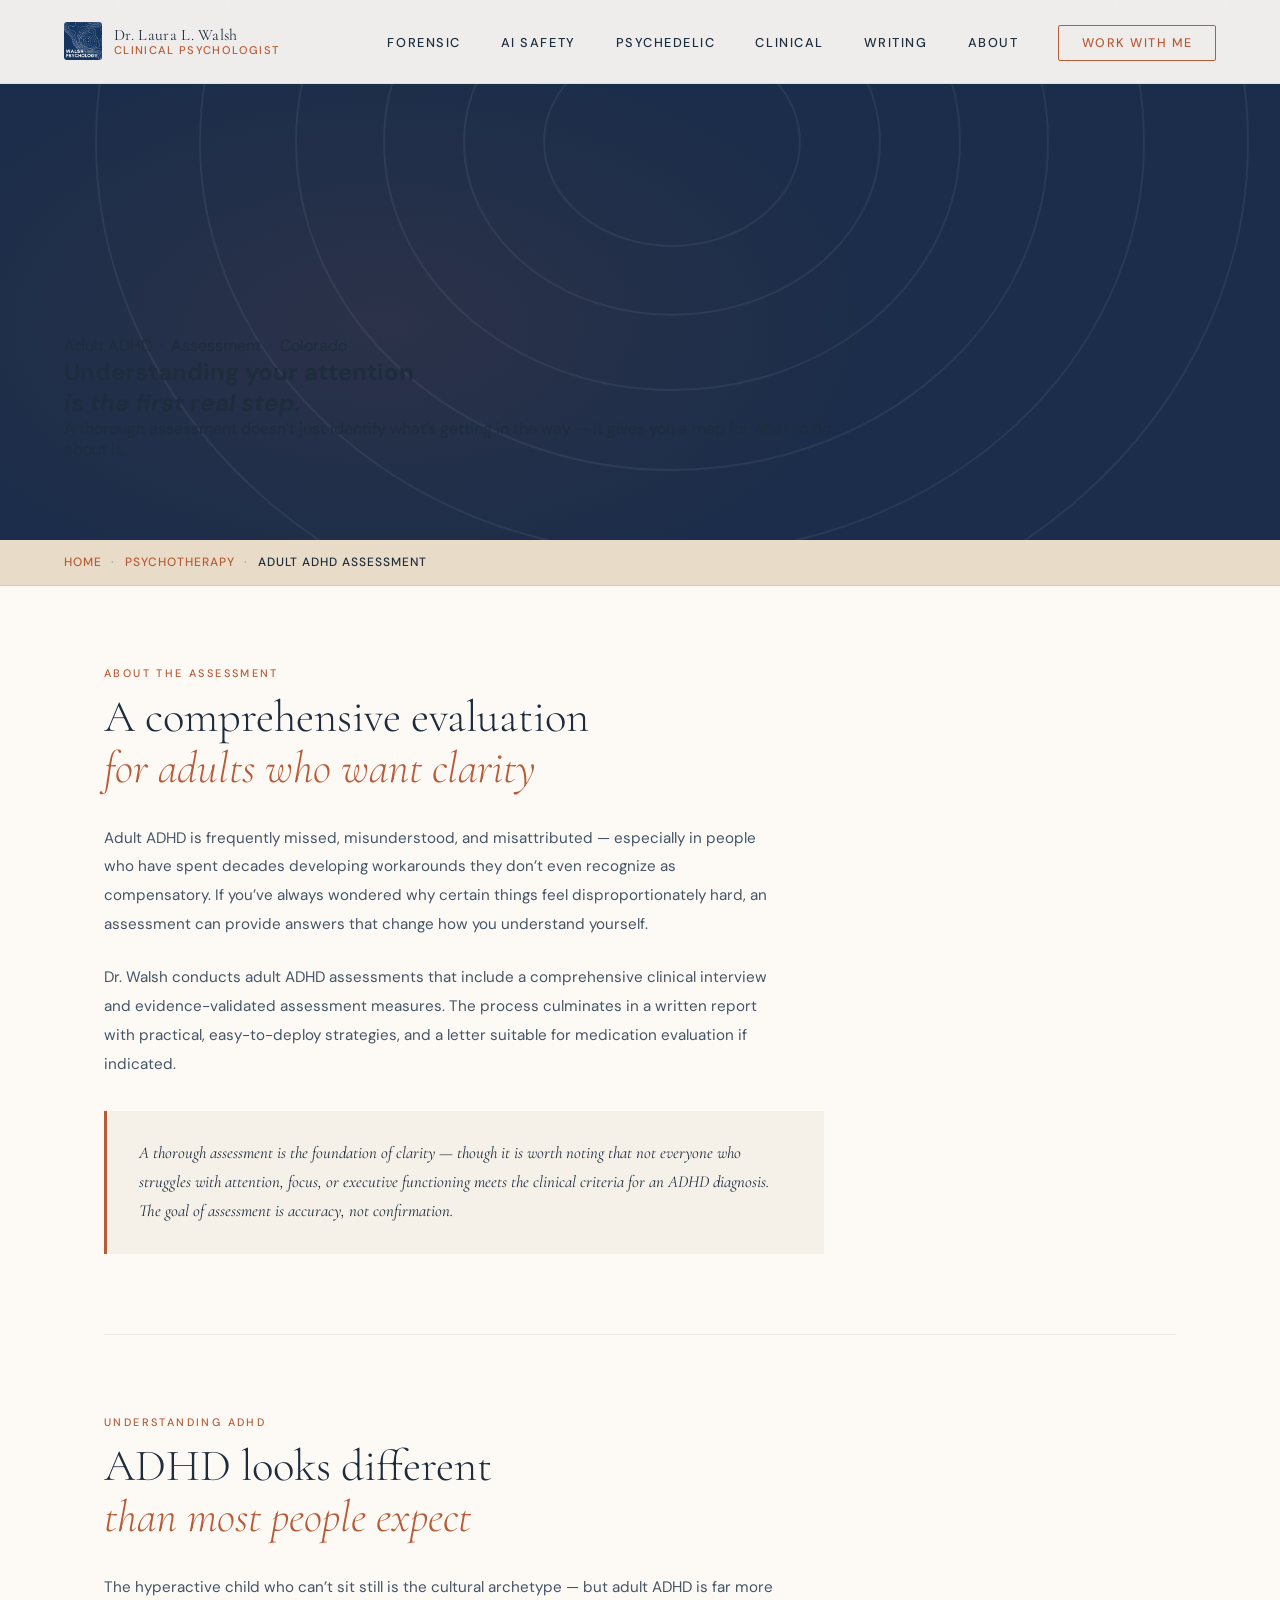
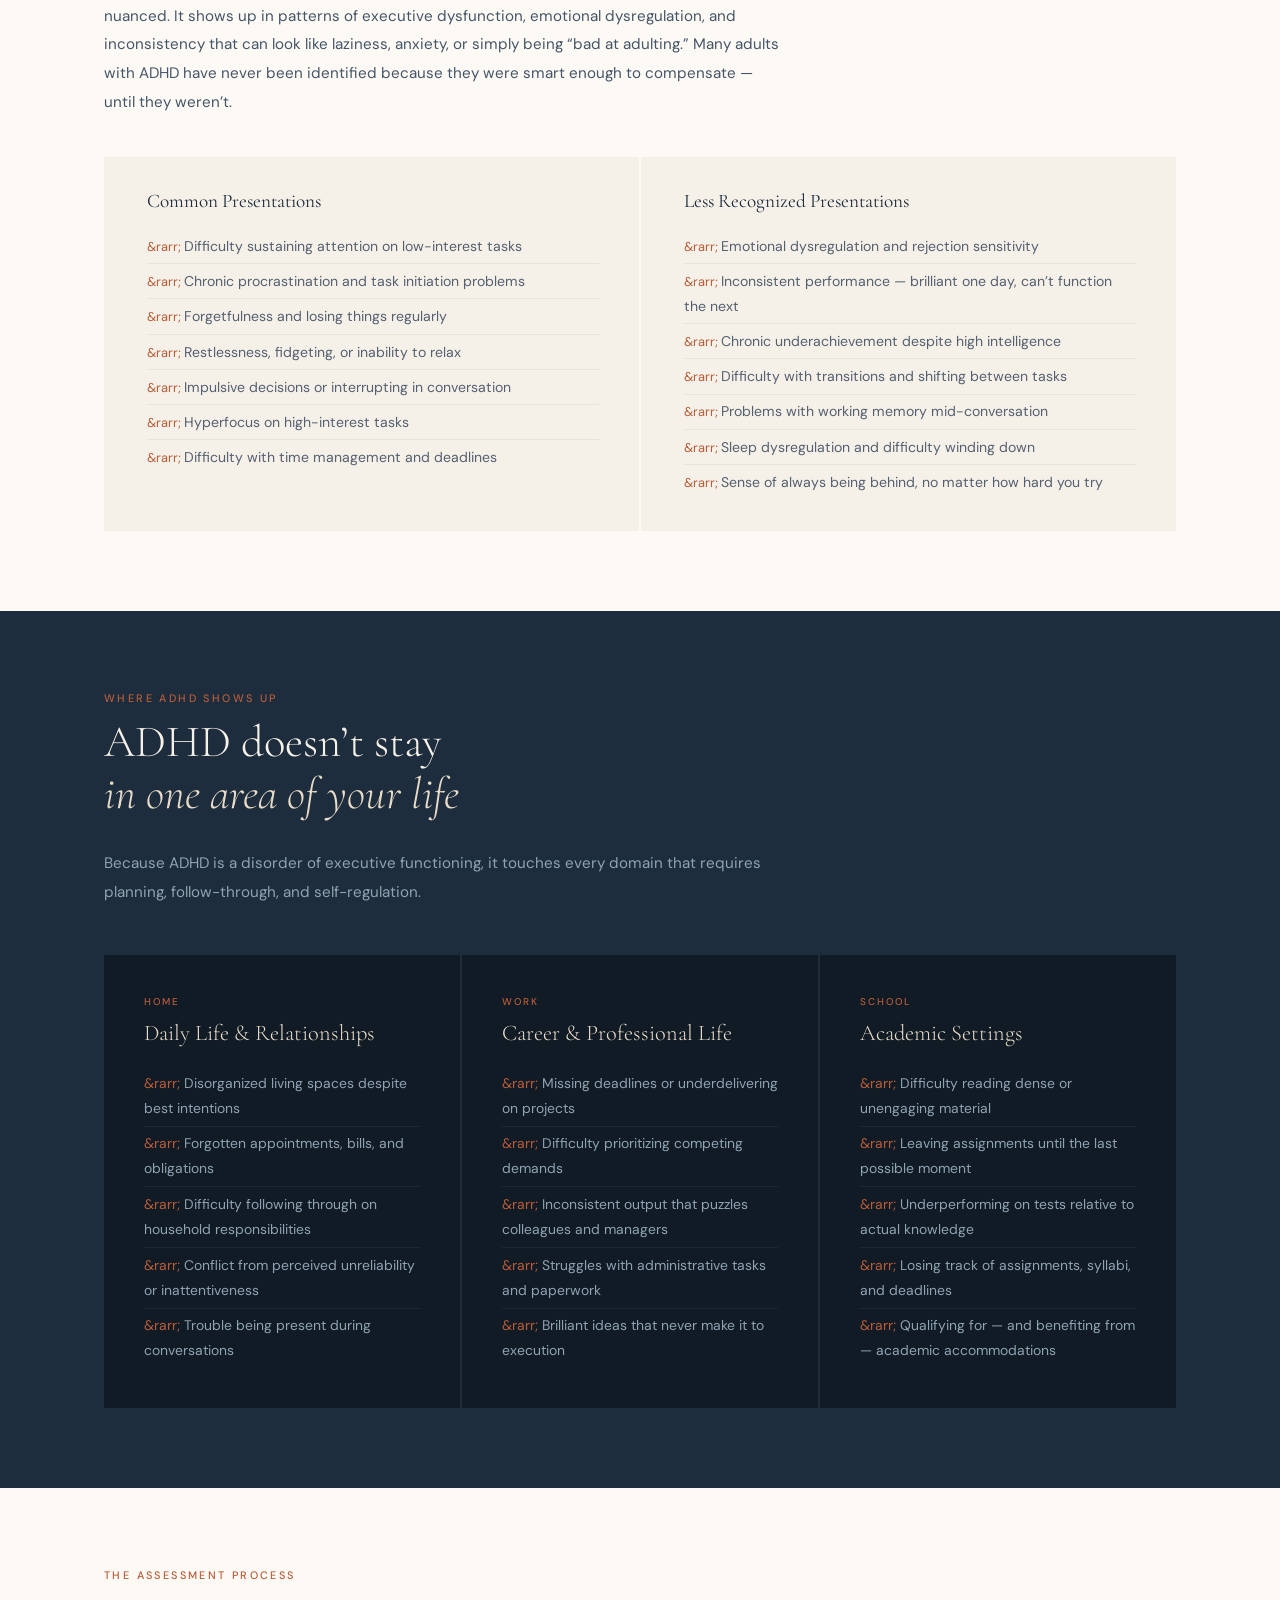
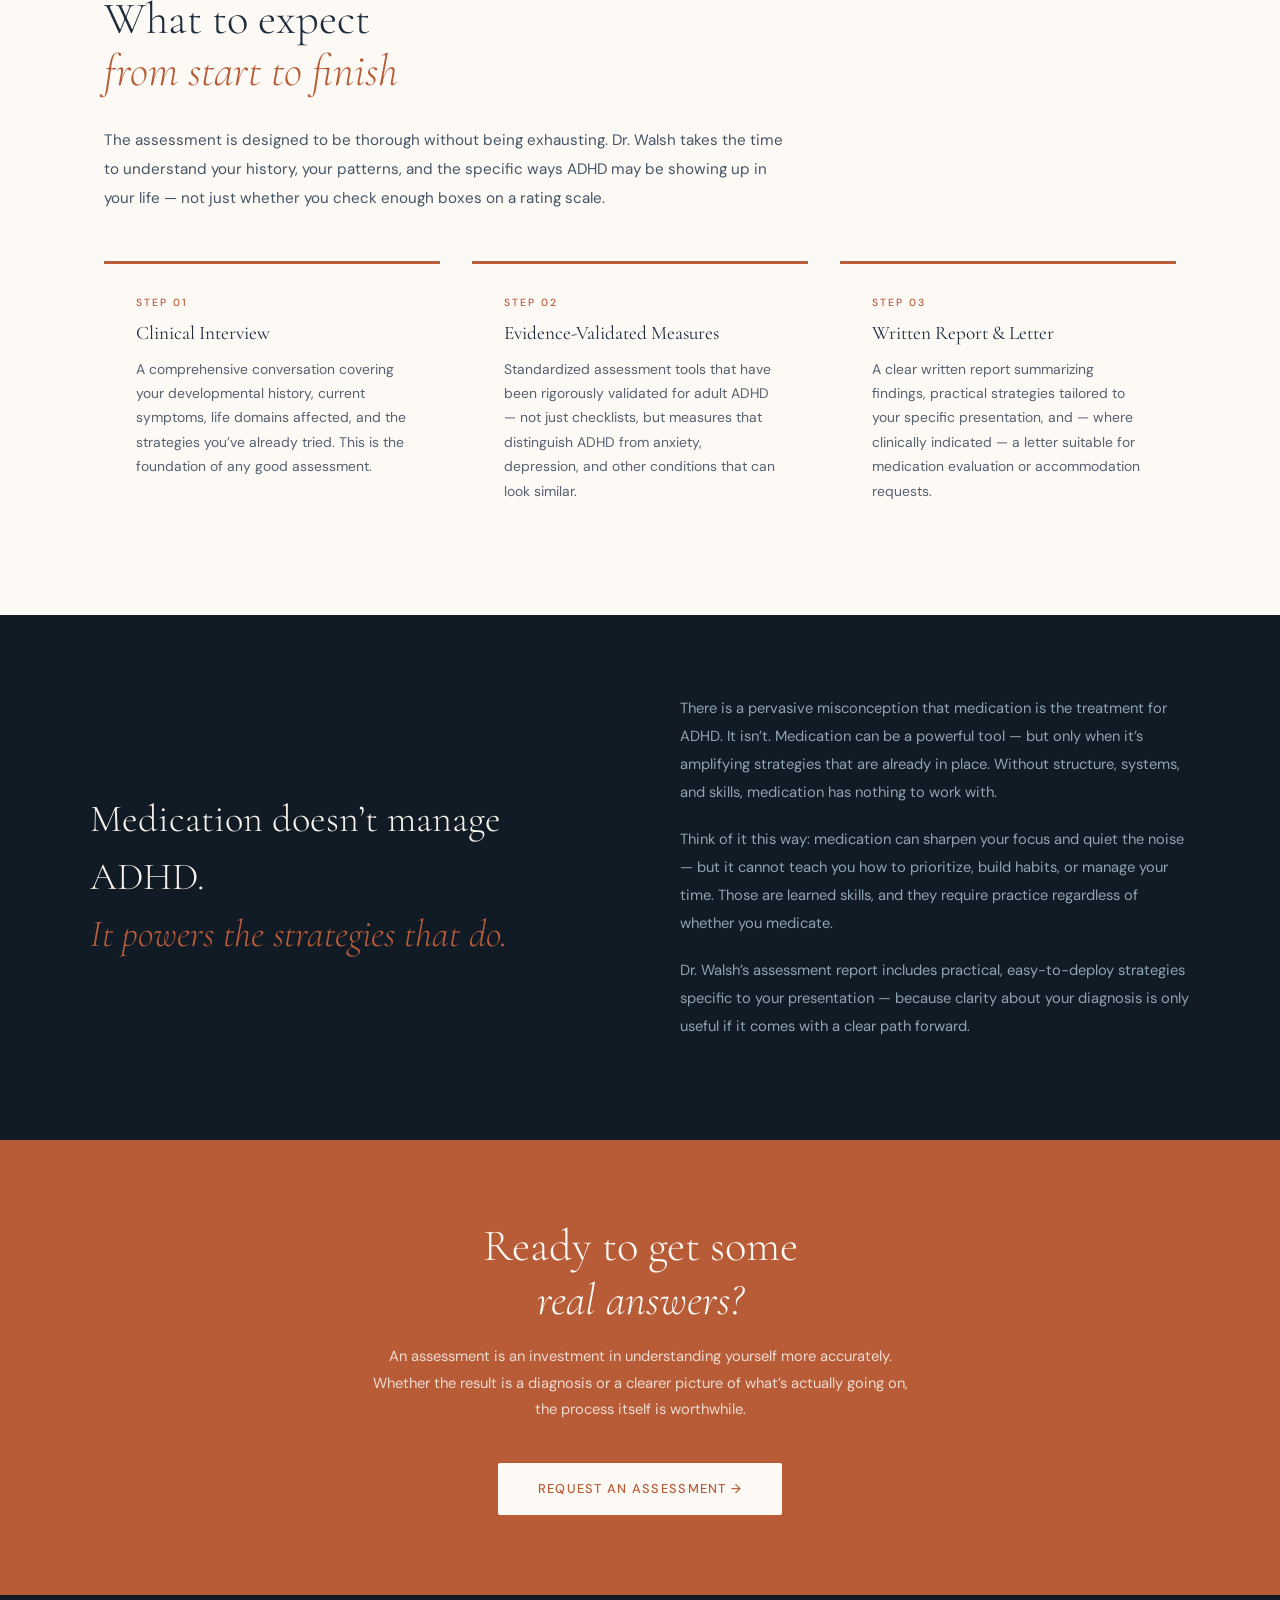
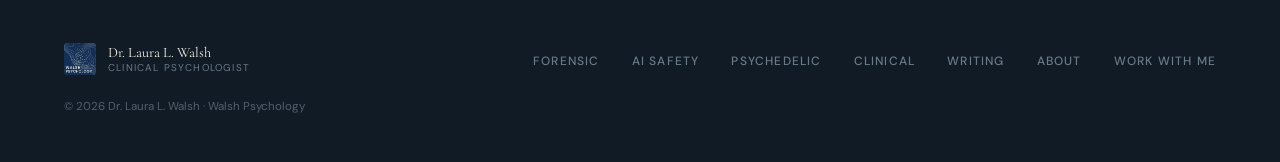
<file: adhd.html>
<!DOCTYPE html>
<html lang="en">
<head>
  <meta charset="UTF-8">
  <meta name="viewport" content="width=device-width, initial-scale=1.0">
  <meta name="theme-color" content="#1b2d4a">
  <meta name="robots" content="index, follow">
  <title>Adult ADHD Assessment | Dr. Laura L. Walsh</title>
  <meta name="description" content="Adult ADHD assessment by Dr. Laura L. Walsh &mdash; comprehensive evaluation including clinical interview, validated measures, written report, and medication referral letter if indicated. Telehealth in Colorado.">
  <link rel="canonical" href="https://walshpsychology.com/adhd.html">
  <meta property="og:type" content="website">
  <meta property="og:url" content="https://walshpsychology.com/adhd.html">
  <meta property="og:title" content="Adult ADHD Assessment | Dr. Laura L. Walsh">
  <meta property="og:description" content="Comprehensive adult ADHD evaluation in Colorado. Clinical interview, validated measures, written report with practical strategies, and medication referral letter if indicated.">
  <meta property="og:image" content="https://walshpsychology.com/laura_square_headshot.webp">
  <meta name="twitter:card" content="summary_large_image">
  <meta name="twitter:site" content="@walshpsychology">
  <meta name="twitter:title" content="Adult ADHD Assessment | Dr. Laura L. Walsh">
  <meta name="twitter:description" content="Comprehensive adult ADHD assessment via telehealth in Colorado. Get clarity, practical strategies, and a written report.">
  <meta name="twitter:image" content="https://walshpsychology.com/laura_square_headshot.webp">
  <link rel="icon" type="image/svg+xml" href="favicon.svg">
  <link rel="icon" type="image/png" href="walsh_logo_final.png">
  <link rel="preconnect" href="https://fonts.googleapis.com">
  <link rel="preconnect" href="https://fonts.gstatic.com" crossorigin>
  <link href="https://fonts.googleapis.com/css2?family=Cormorant+Garamond:ital,wght@0,300;0,400;0,600;1,300;1,400&family=DM+Sans:wght@300;400;500&display=swap" rel="stylesheet">
  <link rel="stylesheet" href="styles.css">
  <style>
    /* ÃÂ¢ÃÂÃÂÃÂ¢ÃÂÃÂÃÂ¢ÃÂÃÂ PAGE HERO ÃÂ¢ÃÂÃÂÃÂ¢ÃÂÃÂÃÂ¢ÃÂÃÂÃÂ¢ÃÂÃÂÃÂ¢ÃÂÃÂÃÂ¢ÃÂÃÂÃÂ¢ÃÂÃÂÃÂ¢ÃÂÃÂÃÂ¢ÃÂÃÂÃÂ¢ÃÂÃÂÃÂ¢ÃÂÃÂÃÂ¢ÃÂÃÂÃÂ¢ÃÂÃÂÃÂ¢ÃÂÃÂÃÂ¢ÃÂÃÂÃÂ¢ÃÂÃÂÃÂ¢ÃÂÃÂÃÂ¢ÃÂÃÂÃÂ¢ÃÂÃÂÃÂ¢ÃÂÃÂÃÂ¢ÃÂÃÂÃÂ¢ÃÂÃÂÃÂ¢ÃÂÃÂÃÂ¢ÃÂÃÂÃÂ¢ÃÂÃÂÃÂ¢ÃÂÃÂÃÂ¢ÃÂÃÂÃÂ¢ÃÂÃÂÃÂ¢ÃÂÃÂÃÂ¢ÃÂÃÂÃÂ¢ÃÂÃÂÃÂ¢ÃÂÃÂÃÂ¢ÃÂÃÂÃÂ¢ÃÂÃÂÃÂ¢ÃÂÃÂÃÂ¢ÃÂÃÂÃÂ¢ÃÂÃÂ */
    .page-hero {
      min-height: 60vh;
      background: #1b2d4a;
      display: flex;
      flex-direction: column;
      justify-content: flex-end;
      padding: 10rem 4rem 5rem;
      position: relative;
      overflow: hidden;
    }
    .page-hero::before {
      content: '';
      position: absolute;
      inset: 0;
      background: radial-gradient(ellipse 60% 80% at 30% 60%, rgba(184,92,56,0.10) 0%, transparent 65%);
    }
    .topo-bg {
      position: absolute;
      inset: 0;
      pointer-events: none;
      opacity: 0.06;
      background-image: url("data:image/svg+xml,%3Csvg xmlns='http://www.w3.org/2000/svg' width='800' height='800' viewBox='0 0 800 800'%3E%3Cg fill='none' stroke='%23ffffff' stroke-width='1.2'%3E%3Cellipse cx='420' cy='320' rx='80' ry='65'/%3E%3Cellipse cx='420' cy='320' rx='130' ry='108'/%3E%3Cellipse cx='420' cy='320' rx='180' ry='155'/%3E%3Cellipse cx='420' cy='320' rx='235' ry='205'/%3E%3Cellipse cx='420' cy='320' rx='295' ry='258'/%3E%3Cellipse cx='420' cy='320' rx='360' ry='315'/%3E%3C/g%3E%3C/svg%3E");
      background-size: cover;
    }
    .hero-content {
      position: relative;
      z-index: 1;
      max-width: 800px;
    }
    /* ÃÂ¢ÃÂÃÂÃÂ¢ÃÂÃÂÃÂ¢ÃÂÃÂ SYMPTOM GRID ÃÂ¢ÃÂÃÂÃÂ¢ÃÂÃÂÃÂ¢ÃÂÃÂÃÂ¢ÃÂÃÂÃÂ¢ÃÂÃÂÃÂ¢ÃÂÃÂÃÂ¢ÃÂÃÂÃÂ¢ÃÂÃÂÃÂ¢ÃÂÃÂÃÂ¢ÃÂÃÂÃÂ¢ÃÂÃÂÃÂ¢ÃÂÃÂÃÂ¢ÃÂÃÂÃÂ¢ÃÂÃÂÃÂ¢ÃÂÃÂÃÂ¢ÃÂÃÂÃÂ¢ÃÂÃÂÃÂ¢ÃÂÃÂÃÂ¢ÃÂÃÂÃÂ¢ÃÂÃÂÃÂ¢ÃÂÃÂÃÂ¢ÃÂÃÂÃÂ¢ÃÂÃÂÃÂ¢ÃÂÃÂÃÂ¢ÃÂÃÂÃÂ¢ÃÂÃÂÃÂ¢ÃÂÃÂÃÂ¢ÃÂÃÂÃÂ¢ÃÂÃÂÃÂ¢ÃÂÃÂÃÂ¢ÃÂÃÂÃÂ¢ÃÂÃÂÃÂ¢ÃÂÃÂÃÂ¢ÃÂÃÂ */
    .symptom-grid {
      display: grid;
      grid-template-columns: repeat(2, 1fr);
      gap: 1.5px;
      margin-top: 2.5rem;
    }
    .symptom-card {
      background: var(--cream);
      padding: 2rem 2.5rem;
      border-left: 3px solid transparent;
      transition: border-color 0.2s;
    }
    .symptom-card:hover { border-left-color: var(--terra); }
    .symptom-card h3 {
      font-family: var(--serif);
      font-size: 1.2rem;
      font-weight: 400;
      color: var(--slate);
      margin-bottom: 1rem;
    }
    .symptom-card ul { list-style: none; padding: 0; }
    .symptom-card ul li {
      font-size: 0.88rem;
      line-height: 1.75;
      color: #556070;
      padding: 0.3rem 0;
      border-bottom: 1px solid rgba(30,45,61,0.06);
    }
    .symptom-card ul li:last-child { border-bottom: none; }
    .symptom-card ul li::before { content: '&rarr; '; color: var(--terra); font-size: 0.8rem; }
    /* ÃÂ¢ÃÂÃÂÃÂ¢ÃÂÃÂÃÂ¢ÃÂÃÂ DOMAINS STRIP ÃÂ¢ÃÂÃÂÃÂ¢ÃÂÃÂÃÂ¢ÃÂÃÂÃÂ¢ÃÂÃÂÃÂ¢ÃÂÃÂÃÂ¢ÃÂÃÂÃÂ¢ÃÂÃÂÃÂ¢ÃÂÃÂÃÂ¢ÃÂÃÂÃÂ¢ÃÂÃÂÃÂ¢ÃÂÃÂÃÂ¢ÃÂÃÂÃÂ¢ÃÂÃÂÃÂ¢ÃÂÃÂÃÂ¢ÃÂÃÂÃÂ¢ÃÂÃÂÃÂ¢ÃÂÃÂÃÂ¢ÃÂÃÂÃÂ¢ÃÂÃÂÃÂ¢ÃÂÃÂÃÂ¢ÃÂÃÂÃÂ¢ÃÂÃÂÃÂ¢ÃÂÃÂÃÂ¢ÃÂÃÂÃÂ¢ÃÂÃÂÃÂ¢ÃÂÃÂÃÂ¢ÃÂÃÂÃÂ¢ÃÂÃÂÃÂ¢ÃÂÃÂÃÂ¢ÃÂÃÂÃÂ¢ÃÂÃÂÃÂ¢ÃÂÃÂÃÂ¢ÃÂÃÂ */
    .domains-strip {
      background: var(--slate);
      padding: 5rem 0;
    }
    .domains-grid {
      display: grid;
      grid-template-columns: repeat(3, 1fr);
      gap: 1.5px;
      margin-top: 3rem;
    }
    .domain-card {
      background: var(--deep);
      padding: 2.5rem;
    }
    .domain-num {
      font-size: 0.62rem;
      font-weight: 500;
      letter-spacing: 0.2em;
      text-transform: uppercase;
      color: var(--terra);
      margin-bottom: 0.75rem;
    }
    .domain-card h3 {
      font-family: var(--serif);
      font-size: 1.4rem;
      font-weight: 300;
      color: var(--sand);
      margin-bottom: 1.2rem;
      line-height: 1.2;
    }
    .domain-card ul { list-style: none; padding: 0; }
    .domain-card ul li {
      font-size: 0.87rem;
      line-height: 1.8;
      color: var(--mist);
      padding: 0.3rem 0;
      border-bottom: 1px solid rgba(255,255,255,0.05);
    }
    .domain-card ul li:last-child { border-bottom: none; }
    .domain-card ul li::before { content: '&rarr; '; color: var(--terra); }
    /* ÃÂ¢ÃÂÃÂÃÂ¢ÃÂÃÂÃÂ¢ÃÂÃÂ PROCESS GRID ÃÂ¢ÃÂÃÂÃÂ¢ÃÂÃÂÃÂ¢ÃÂÃÂÃÂ¢ÃÂÃÂÃÂ¢ÃÂÃÂÃÂ¢ÃÂÃÂÃÂ¢ÃÂÃÂÃÂ¢ÃÂÃÂÃÂ¢ÃÂÃÂÃÂ¢ÃÂÃÂÃÂ¢ÃÂÃÂÃÂ¢ÃÂÃÂÃÂ¢ÃÂÃÂÃÂ¢ÃÂÃÂÃÂ¢ÃÂÃÂÃÂ¢ÃÂÃÂÃÂ¢ÃÂÃÂÃÂ¢ÃÂÃÂÃÂ¢ÃÂÃÂÃÂ¢ÃÂÃÂÃÂ¢ÃÂÃÂÃÂ¢ÃÂÃÂÃÂ¢ÃÂÃÂÃÂ¢ÃÂÃÂÃÂ¢ÃÂÃÂÃÂ¢ÃÂÃÂÃÂ¢ÃÂÃÂÃÂ¢ÃÂÃÂÃÂ¢ÃÂÃÂÃÂ¢ÃÂÃÂÃÂ¢ÃÂÃÂÃÂ¢ÃÂÃÂÃÂ¢ÃÂÃÂÃÂ¢ÃÂÃÂ */
    .process-grid {
      display: grid;
      grid-template-columns: repeat(3, 1fr);
      gap: 2rem;
      margin-top: 3rem;
    }
    .process-step {
      padding: 2rem;
      border-top: 3px solid var(--terra);
    }
    .process-num {
      font-size: 0.65rem;
      font-weight: 500;
      letter-spacing: 0.2em;
      text-transform: uppercase;
      color: var(--terra);
      margin-bottom: 0.75rem;
    }
    .process-step h3 {
      font-family: var(--serif);
      font-size: 1.2rem;
      font-weight: 400;
      color: var(--slate);
      margin-bottom: 0.75rem;
    }
    .process-step p { font-size: 0.87rem; line-height: 1.75; color: #556070; }
    /* ÃÂ¢ÃÂÃÂÃÂ¢ÃÂÃÂÃÂ¢ÃÂÃÂ MEDICATION SECTION ÃÂ¢ÃÂÃÂÃÂ¢ÃÂÃÂÃÂ¢ÃÂÃÂÃÂ¢ÃÂÃÂÃÂ¢ÃÂÃÂÃÂ¢ÃÂÃÂÃÂ¢ÃÂÃÂÃÂ¢ÃÂÃÂÃÂ¢ÃÂÃÂÃÂ¢ÃÂÃÂÃÂ¢ÃÂÃÂÃÂ¢ÃÂÃÂÃÂ¢ÃÂÃÂÃÂ¢ÃÂÃÂÃÂ¢ÃÂÃÂÃÂ¢ÃÂÃÂÃÂ¢ÃÂÃÂÃÂ¢ÃÂÃÂÃÂ¢ÃÂÃÂÃÂ¢ÃÂÃÂÃÂ¢ÃÂÃÂÃÂ¢ÃÂÃÂÃÂ¢ÃÂÃÂÃÂ¢ÃÂÃÂÃÂ¢ÃÂÃÂÃÂ¢ÃÂÃÂÃÂ¢ÃÂÃÂÃÂ¢ÃÂÃÂ */
    .med-section {
      background: var(--deep);
      padding: 5rem 4rem;
    }
    .med-inner {
      max-width: 1100px;
      margin: 0 auto;
      display: grid;
      grid-template-columns: 1fr 1fr;
      gap: 5rem;
      align-items: center;
    }
    .med-quote {
      font-family: var(--serif);
      font-size: clamp(1.6rem, 3vw, 2.4rem);
      font-weight: 300;
      color: var(--cream);
      line-height: 1.5;
    }
    .med-quote em { font-style: italic; color: var(--terra); }
    .med-body p { font-size: 0.92rem; line-height: 1.9; color: var(--mist); margin-bottom: 1.2rem; }
    /* ÃÂ¢ÃÂÃÂÃÂ¢ÃÂÃÂÃÂ¢ÃÂÃÂ CTA SECTION ÃÂ¢ÃÂÃÂÃÂ¢ÃÂÃÂÃÂ¢ÃÂÃÂÃÂ¢ÃÂÃÂÃÂ¢ÃÂÃÂÃÂ¢ÃÂÃÂÃÂ¢ÃÂÃÂÃÂ¢ÃÂÃÂÃÂ¢ÃÂÃÂÃÂ¢ÃÂÃÂÃÂ¢ÃÂÃÂÃÂ¢ÃÂÃÂÃÂ¢ÃÂÃÂÃÂ¢ÃÂÃÂÃÂ¢ÃÂÃÂÃÂ¢ÃÂÃÂÃÂ¢ÃÂÃÂÃÂ¢ÃÂÃÂÃÂ¢ÃÂÃÂÃÂ¢ÃÂÃÂÃÂ¢ÃÂÃÂÃÂ¢ÃÂÃÂÃÂ¢ÃÂÃÂÃÂ¢ÃÂÃÂÃÂ¢ÃÂÃÂÃÂ¢ÃÂÃÂÃÂ¢ÃÂÃÂÃÂ¢ÃÂÃÂÃÂ¢ÃÂÃÂÃÂ¢ÃÂÃÂÃÂ¢ÃÂÃÂÃÂ¢ÃÂÃÂÃÂ¢ÃÂÃÂÃÂ¢ÃÂÃÂÃÂ¢ÃÂÃÂ */
    .cta-section {
      background: var(--terra);
      padding: 5rem 4rem;
      text-align: center;
    }
    .cta-section h2 {
      font-family: var(--serif);
      font-size: clamp(2rem, 3.5vw, 3rem);
      font-weight: 300;
      color: var(--white);
      margin-bottom: 1rem;
      line-height: 1.2;
    }
    .cta-section h2 em { font-style: italic; }
    .cta-section p {
      font-size: 0.92rem;
      color: rgba(253,250,246,0.8);
      line-height: 1.8;
      margin-bottom: 2.5rem;
      max-width: 560px;
      margin-left: auto;
      margin-right: auto;
    }
    .btn-white {
      display: inline-block;
      font-family: var(--sans);
      font-size: 0.8rem;
      font-weight: 500;
      letter-spacing: 0.1em;
      text-transform: uppercase;
      padding: 1.1rem 2.5rem;
      background: var(--white);
      color: var(--terra);
      text-decoration: none;
      border-radius: 2px;
      transition: all 0.25s;
    }
    .btn-white:hover { background: var(--cream); }
    /* ÃÂ¢ÃÂÃÂÃÂ¢ÃÂÃÂÃÂ¢ÃÂÃÂ NOTE BOX ÃÂ¢ÃÂÃÂÃÂ¢ÃÂÃÂÃÂ¢ÃÂÃÂÃÂ¢ÃÂÃÂÃÂ¢ÃÂÃÂÃÂ¢ÃÂÃÂÃÂ¢ÃÂÃÂÃÂ¢ÃÂÃÂÃÂ¢ÃÂÃÂÃÂ¢ÃÂÃÂÃÂ¢ÃÂÃÂÃÂ¢ÃÂÃÂÃÂ¢ÃÂÃÂÃÂ¢ÃÂÃÂÃÂ¢ÃÂÃÂÃÂ¢ÃÂÃÂÃÂ¢ÃÂÃÂÃÂ¢ÃÂÃÂÃÂ¢ÃÂÃÂÃÂ¢ÃÂÃÂÃÂ¢ÃÂÃÂÃÂ¢ÃÂÃÂÃÂ¢ÃÂÃÂÃÂ¢ÃÂÃÂÃÂ¢ÃÂÃÂÃÂ¢ÃÂÃÂÃÂ¢ÃÂÃÂÃÂ¢ÃÂÃÂÃÂ¢ÃÂÃÂÃÂ¢ÃÂÃÂÃÂ¢ÃÂÃÂÃÂ¢ÃÂÃÂÃÂ¢ÃÂÃÂÃÂ¢ÃÂÃÂÃÂ¢ÃÂÃÂÃÂ¢ÃÂÃÂÃÂ¢ÃÂÃÂÃÂ¢ÃÂÃÂ */
    .note-box {
      background: var(--cream);
      border-left: 3px solid var(--terra);
      padding: 1.8rem 2rem;
      margin-top: 2rem;
      max-width: 720px;
    }
    .note-box p {
      font-family: var(--serif);
      font-size: 1.05rem;
      font-style: italic;
      color: var(--slate);
      line-height: 1.7;
    }
    /* ÃÂ¢ÃÂÃÂÃÂ¢ÃÂÃÂÃÂ¢ÃÂÃÂ RESPONSIVE ÃÂ¢ÃÂÃÂÃÂ¢ÃÂÃÂÃÂ¢ÃÂÃÂÃÂ¢ÃÂÃÂÃÂ¢ÃÂÃÂÃÂ¢ÃÂÃÂÃÂ¢ÃÂÃÂÃÂ¢ÃÂÃÂÃÂ¢ÃÂÃÂÃÂ¢ÃÂÃÂÃÂ¢ÃÂÃÂÃÂ¢ÃÂÃÂÃÂ¢ÃÂÃÂÃÂ¢ÃÂÃÂÃÂ¢ÃÂÃÂÃÂ¢ÃÂÃÂÃÂ¢ÃÂÃÂÃÂ¢ÃÂÃÂÃÂ¢ÃÂÃÂÃÂ¢ÃÂÃÂÃÂ¢ÃÂÃÂÃÂ¢ÃÂÃÂÃÂ¢ÃÂÃÂÃÂ¢ÃÂÃÂÃÂ¢ÃÂÃÂÃÂ¢ÃÂÃÂÃÂ¢ÃÂÃÂÃÂ¢ÃÂÃÂÃÂ¢ÃÂÃÂÃÂ¢ÃÂÃÂÃÂ¢ÃÂÃÂÃÂ¢ÃÂÃÂÃÂ¢ÃÂÃÂÃÂ¢ÃÂÃÂÃÂ¢ÃÂÃÂÃÂ¢ÃÂÃÂ */
    @media (max-width: 900px) {
      .page-hero { padding: 8rem 1.5rem 4rem; }
      .symptom-grid,
      .process-grid,
      .domains-grid { grid-template-columns: 1fr; }
      .med-inner { grid-template-columns: 1fr; gap: 2.5rem; }
      .med-section,
      .cta-section { padding: 4rem 1.5rem; }
    }
  </style>

    <script type="application/ld+json">
{
  "@context": "https://schema.org",
  "@type": "MedicalTest",
  "name": "Adult ADHD Evaluation Ã¢ÂÂ Dr. Laura L. Walsh",
  "description": "Comprehensive ADHD evaluation for adults by Dr. Laura L. Walsh. Clinical interview, evidence-validated measures, and written report.",
  "url": "https://walshpsychology.com/adhd.html",
  "usedToDiagnose": {
    "@type": "MedicalCondition",
    "name": "Attention Deficit Hyperactivity Disorder (ADHD)"
  },
  "provider": {
    "@type": "Person",
    "name": "Dr. Laura L. Walsh",
    "jobTitle": "Licensed Clinical Psychologist",
    "url": "https://walshpsychology.com/"
  }
}
    </script>
  </head>
<body>
  <!-- NAV -->
  <nav aria-label="Main navigation">
    <a href="index.html" class="nav-logo">
      <img src="walsh_logo_final.png" alt="Walsh Psychology" width="38" height="38">
      <div class="nav-logo-text">Dr. Laura L. Walsh<span>Clinical Psychologist</span></div>
    </a>
    <ul class="nav-links">
      <li><a href="forensic.html">Forensic</a></li>
      <li><a href="ai.html">AI Safety</a></li>
      <li><a href="psychedelic.html">Psychedelic</a></li>
      <li><a href="therapy.html">Clinical</a></li>
      <li><a href="writing.html">Writing</a></li>
      <li><a href="about.html">About</a></li>
      <li><a href="work-with-me.html" class="nav-cta">Work With Me</a></li>
    </ul>
    <button class="nav-hamburger" id="hamburgerBtn" aria-label="Open navigation menu" aria-expanded="false" aria-controls="mobileMenu">
      <span></span><span></span><span></span>
    </button>
  </nav>
  <main>

  <div class="mobile-menu" id="mobileMenu" role="dialog" aria-modal="true" aria-label="Navigation menu">
    <a href="forensic.html" onclick="closeMobileMenu()">Forensic</a>
    <a href="ai.html" onclick="closeMobileMenu()">AI Safety</a>
    <a href="psychedelic.html" onclick="closeMobileMenu()">Psychedelic</a>
    <a href="therapy.html" onclick="closeMobileMenu()">Clinical</a>
    <a href="writing.html" onclick="closeMobileMenu()">Writing</a>
    <a href="about.html" onclick="closeMobileMenu()">About</a>
    <a href="work-with-me.html" class="mobile-cta" onclick="closeMobileMenu()">Work With Me</a>
  </div>

  <script src="nav.js"></script>

  <!-- HERO -->
  <section class="page-hero">
    <div class="topo-bg" aria-hidden="true"></div>
    <div class="hero-content">
      <p class="page-eyebrow">Adult ADHD &nbsp;&middot;&nbsp; Assessment &nbsp;&middot;&nbsp; Colorado</p>
      <h1 class="page-title">Understanding your attention<br><em>is the first real step.</em></h1>
      <p class="page-subtitle">A thorough assessment doesn&rsquo;t just identify what&rsquo;s getting in the way &mdash; it gives you a map for what to do about it.</p>
    </div>
  </section>

  <!-- BREADCRUMB -->
  <nav class="breadcrumb" aria-label="Breadcrumb">
    <a href="index.html">Home</a>
    <span class="breadcrumb-sep" aria-hidden="true">&middot;</span>
    <a href="therapy.html">Psychotherapy</a>
    <span class="breadcrumb-sep" aria-hidden="true">&middot;</span>
    <span aria-current="page">Adult ADHD Assessment</span>
  </nav>

  <div class="content-wrap">
    <!-- INTRO -->
    <section class="section" id="intro">
      <span class="section-label">About the Assessment</span>
      <h2 class="section-title">A comprehensive evaluation<br><em>for adults who want clarity</em></h2>
      <p class="section-body">Adult ADHD is frequently missed, misunderstood, and misattributed &mdash; especially in people who have spent decades developing workarounds they don&rsquo;t even recognize as compensatory. If you&rsquo;ve always wondered why certain things feel disproportionately hard, an assessment can provide answers that change how you understand yourself.</p>
      <p class="section-body">Dr. Walsh conducts adult ADHD assessments that include a comprehensive clinical interview and evidence-validated assessment measures. The process culminates in a written report with practical, easy-to-deploy strategies, and a letter suitable for medication evaluation if indicated.</p>
      <div class="note-box">
        <p>A thorough assessment is the foundation of clarity &mdash; though it is worth noting that not everyone who struggles with attention, focus, or executive functioning meets the clinical criteria for an ADHD diagnosis. The goal of assessment is accuracy, not confirmation.</p>
      </div>
    </section>

    <!-- WHAT IS ADHD -->
    <section class="section" id="symptoms">
      <span class="section-label">Understanding ADHD</span>
      <h2 class="section-title">ADHD looks different<br><em>than most people expect</em></h2>
      <p class="section-body">The hyperactive child who can&rsquo;t sit still is the cultural archetype &mdash; but adult ADHD is far more nuanced. It shows up in patterns of executive dysfunction, emotional dysregulation, and inconsistency that can look like laziness, anxiety, or simply being &ldquo;bad at adulting.&rdquo; Many adults with ADHD have never been identified because they were smart enough to compensate &mdash; until they weren&rsquo;t.</p>
      <div class="symptom-grid">
        <div class="symptom-card">
          <h3>Common Presentations</h3>
          <ul>
            <li>Difficulty sustaining attention on low-interest tasks</li>
            <li>Chronic procrastination and task initiation problems</li>
            <li>Forgetfulness and losing things regularly</li>
            <li>Restlessness, fidgeting, or inability to relax</li>
            <li>Impulsive decisions or interrupting in conversation</li>
            <li>Hyperfocus on high-interest tasks</li>
            <li>Difficulty with time management and deadlines</li>
          </ul>
        </div>
        <div class="symptom-card">
          <h3>Less Recognized Presentations</h3>
          <ul>
            <li>Emotional dysregulation and rejection sensitivity</li>
            <li>Inconsistent performance &mdash; brilliant one day, can&rsquo;t function the next</li>
            <li>Chronic underachievement despite high intelligence</li>
            <li>Difficulty with transitions and shifting between tasks</li>
            <li>Problems with working memory mid-conversation</li>
            <li>Sleep dysregulation and difficulty winding down</li>
            <li>Sense of always being behind, no matter how hard you try</li>
          </ul>
        </div>
      </div>
    </section>
  </div>

  <!-- WHERE IT SHOWS UP -->
  <section class="domains-strip">
    <div class="content-wrap">
      <span class="section-label" style="color:var(--terra);">Where ADHD Shows Up</span>
      <h2 class="section-title" style="color:var(--cream);">ADHD doesn&rsquo;t stay<br><em style="color:var(--sand);">in one area of your life</em></h2>
      <p class="section-body" style="color:var(--mist);">Because ADHD is a disorder of executive functioning, it touches every domain that requires planning, follow-through, and self-regulation.</p>
      <div class="domains-grid">
        <div class="domain-card">
          <div class="domain-num">Home</div>
          <h3>Daily Life &amp; Relationships</h3>
          <ul>
            <li>Disorganized living spaces despite best intentions</li>
            <li>Forgotten appointments, bills, and obligations</li>
            <li>Difficulty following through on household responsibilities</li>
            <li>Conflict from perceived unreliability or inattentiveness</li>
            <li>Trouble being present during conversations</li>
          </ul>
        </div>
        <div class="domain-card">
          <div class="domain-num">Work</div>
          <h3>Career &amp; Professional Life</h3>
          <ul>
            <li>Missing deadlines or underdelivering on projects</li>
            <li>Difficulty prioritizing competing demands</li>
            <li>Inconsistent output that puzzles colleagues and managers</li>
            <li>Struggles with administrative tasks and paperwork</li>
            <li>Brilliant ideas that never make it to execution</li>
          </ul>
        </div>
        <div class="domain-card">
          <div class="domain-num">School</div>
          <h3>Academic Settings</h3>
          <ul>
            <li>Difficulty reading dense or unengaging material</li>
            <li>Leaving assignments until the last possible moment</li>
            <li>Underperforming on tests relative to actual knowledge</li>
            <li>Losing track of assignments, syllabi, and deadlines</li>
            <li>Qualifying for &mdash; and benefiting from &mdash; academic accommodations</li>
          </ul>
        </div>
      </div>
    </div>
  </section>

  <div class="content-wrap">
    <!-- THE ASSESSMENT PROCESS -->
    <section class="section" id="process">
      <span class="section-label">The Assessment Process</span>
      <h2 class="section-title">What to expect<br><em>from start to finish</em></h2>
      <p class="section-body">The assessment is designed to be thorough without being exhausting. Dr. Walsh takes the time to understand your history, your patterns, and the specific ways ADHD may be showing up in your life &mdash; not just whether you check enough boxes on a rating scale.</p>
      <div class="process-grid">
        <div class="process-step">
          <div class="process-num">Step 01</div>
          <h3>Clinical Interview</h3>
          <p>A comprehensive conversation covering your developmental history, current symptoms, life domains affected, and the strategies you&rsquo;ve already tried. This is the foundation of any good assessment.</p>
        </div>
        <div class="process-step">
          <div class="process-num">Step 02</div>
          <h3>Evidence-Validated Measures</h3>
          <p>Standardized assessment tools that have been rigorously validated for adult ADHD &mdash; not just checklists, but measures that distinguish ADHD from anxiety, depression, and other conditions that can look similar.</p>
        </div>
        <div class="process-step">
          <div class="process-num">Step 03</div>
          <h3>Written Report &amp; Letter</h3>
          <p>A clear written report summarizing findings, practical strategies tailored to your specific presentation, and &mdash; where clinically indicated &mdash; a letter suitable for medication evaluation or accommodation requests.</p>
        </div>
      </div>
    </section>
  </div>

  <!-- MEDICATION SECTION -->
  <section class="med-section">
    <div class="med-inner">
      <div>
        <p class="med-quote">Medication doesn&rsquo;t manage ADHD.<br><em>It powers the strategies that do.</em></p>
      </div>
      <div class="med-body">
        <p>There is a pervasive misconception that medication is the treatment for ADHD. It isn&rsquo;t. Medication can be a powerful tool &mdash; but only when it&rsquo;s amplifying strategies that are already in place. Without structure, systems, and skills, medication has nothing to work with.</p>
        <p>Think of it this way: medication can sharpen your focus and quiet the noise &mdash; but it cannot teach you how to prioritize, build habits, or manage your time. Those are learned skills, and they require practice regardless of whether you medicate.</p>
        <p>Dr. Walsh&rsquo;s assessment report includes practical, easy-to-deploy strategies specific to your presentation &mdash; because clarity about your diagnosis is only useful if it comes with a clear path forward.</p>
      </div>
    </div>
  </section>

  <!-- CTA -->
  <section class="cta-section">
    <h2>Ready to get some<br><em>real answers?</em></h2>
    <p>An assessment is an investment in understanding yourself more accurately. Whether the result is a diagnosis or a clearer picture of what&rsquo;s actually going on, the process itself is worthwhile.</p>
    <a href="https://linebargerandassociates.clientsecure.me" target="_blank" rel="noopener noreferrer" class="btn-white">Request an Assessment &rarr;</a>
  </section>

  <!-- FOOTER -->
  </main>
  <footer>
    <div class="footer-logo">
      <img src="walsh_logo_final.png" alt="Walsh Psychology" width="32" height="32" loading="lazy">
      <div class="footer-logo-text">Dr. Laura L. Walsh<span>Clinical Psychologist</span></div>
    </div>
    <nav aria-label="Footer navigation">
      <ul class="footer-nav">
        <li><a href="forensic.html">Forensic</a></li>
        <li><a href="ai.html">AI Safety</a></li>
        <li><a href="psychedelic.html">Psychedelic</a></li>
        <li><a href="therapy.html">Clinical</a></li>
        <li><a href="writing.html">Writing</a></li>
        <li><a href="about.html">About</a></li>
        <li><a href="work-with-me.html">Work With Me</a></li>
      </ul>
    </nav>
    <p class="footer-copy">&copy; 2026 Dr. Laura L. Walsh &middot; Walsh Psychology</p>
  </footer>
</body>
</html>
</file>
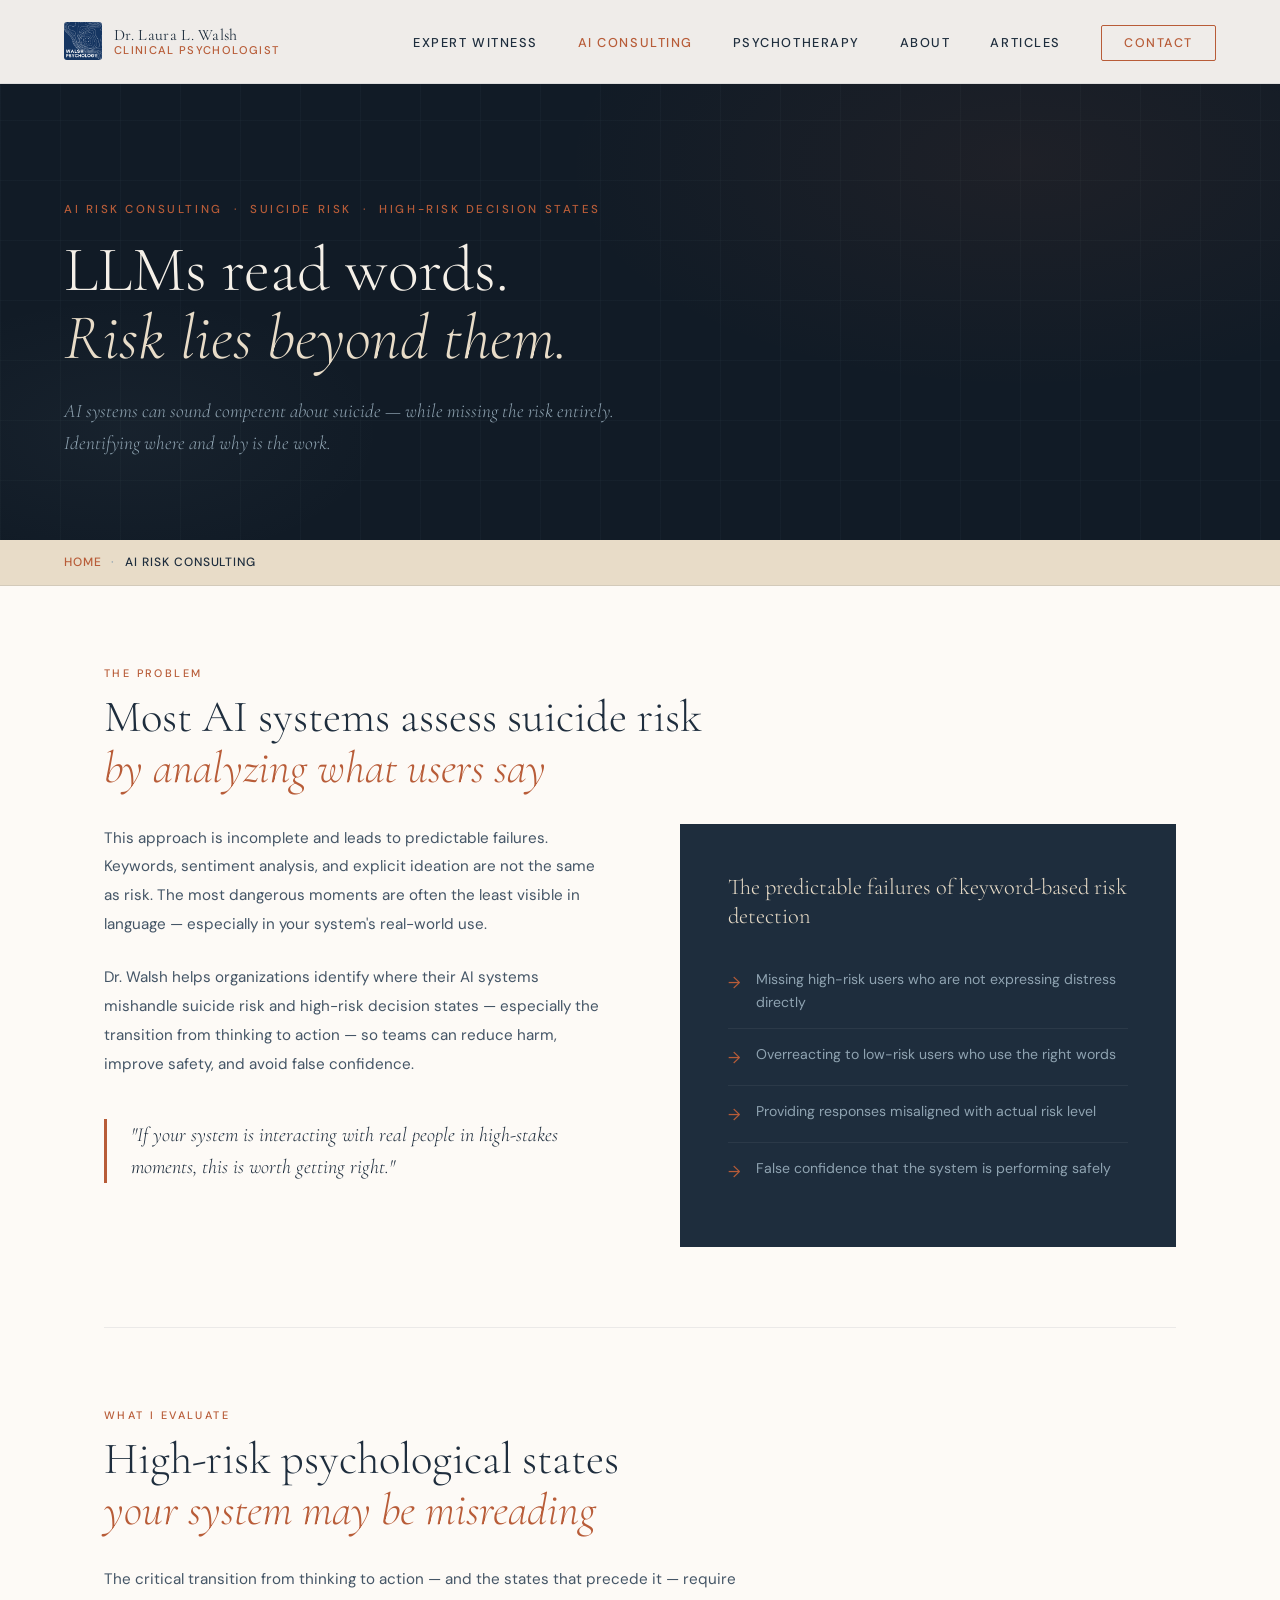
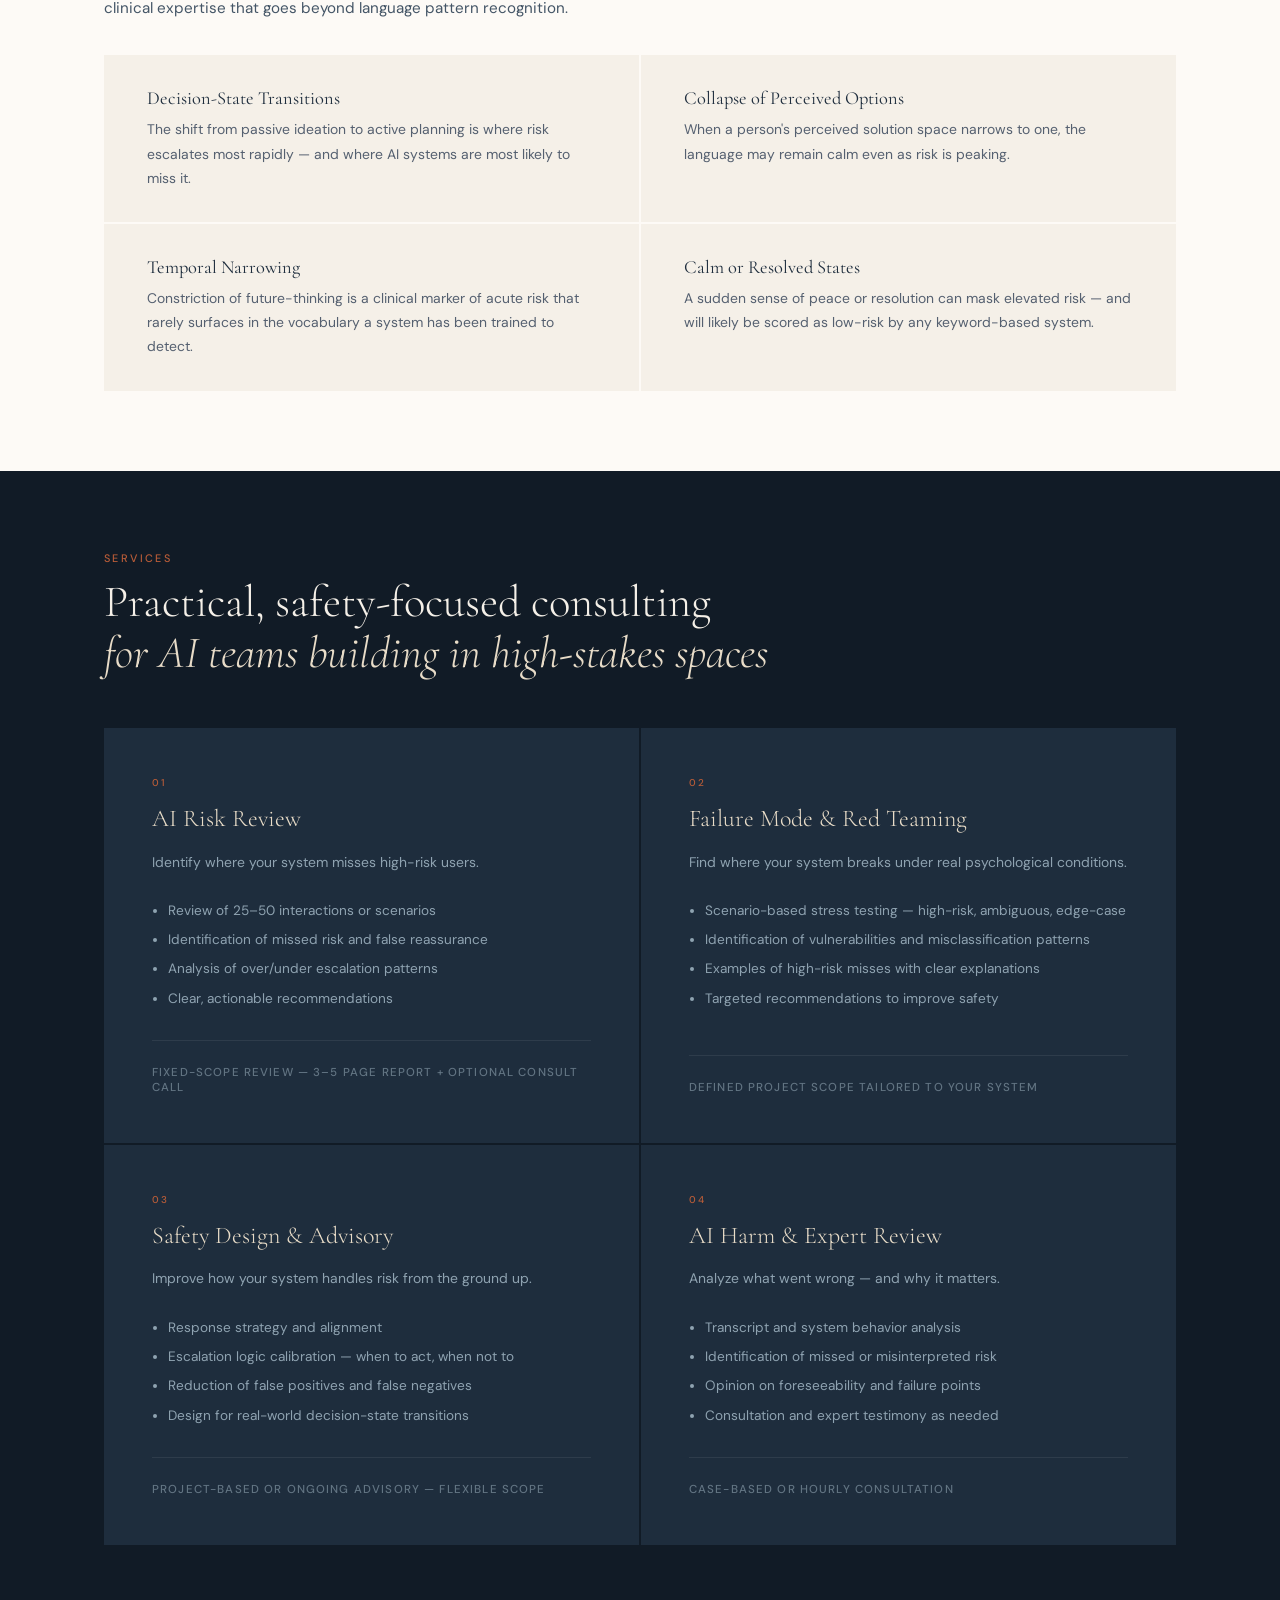
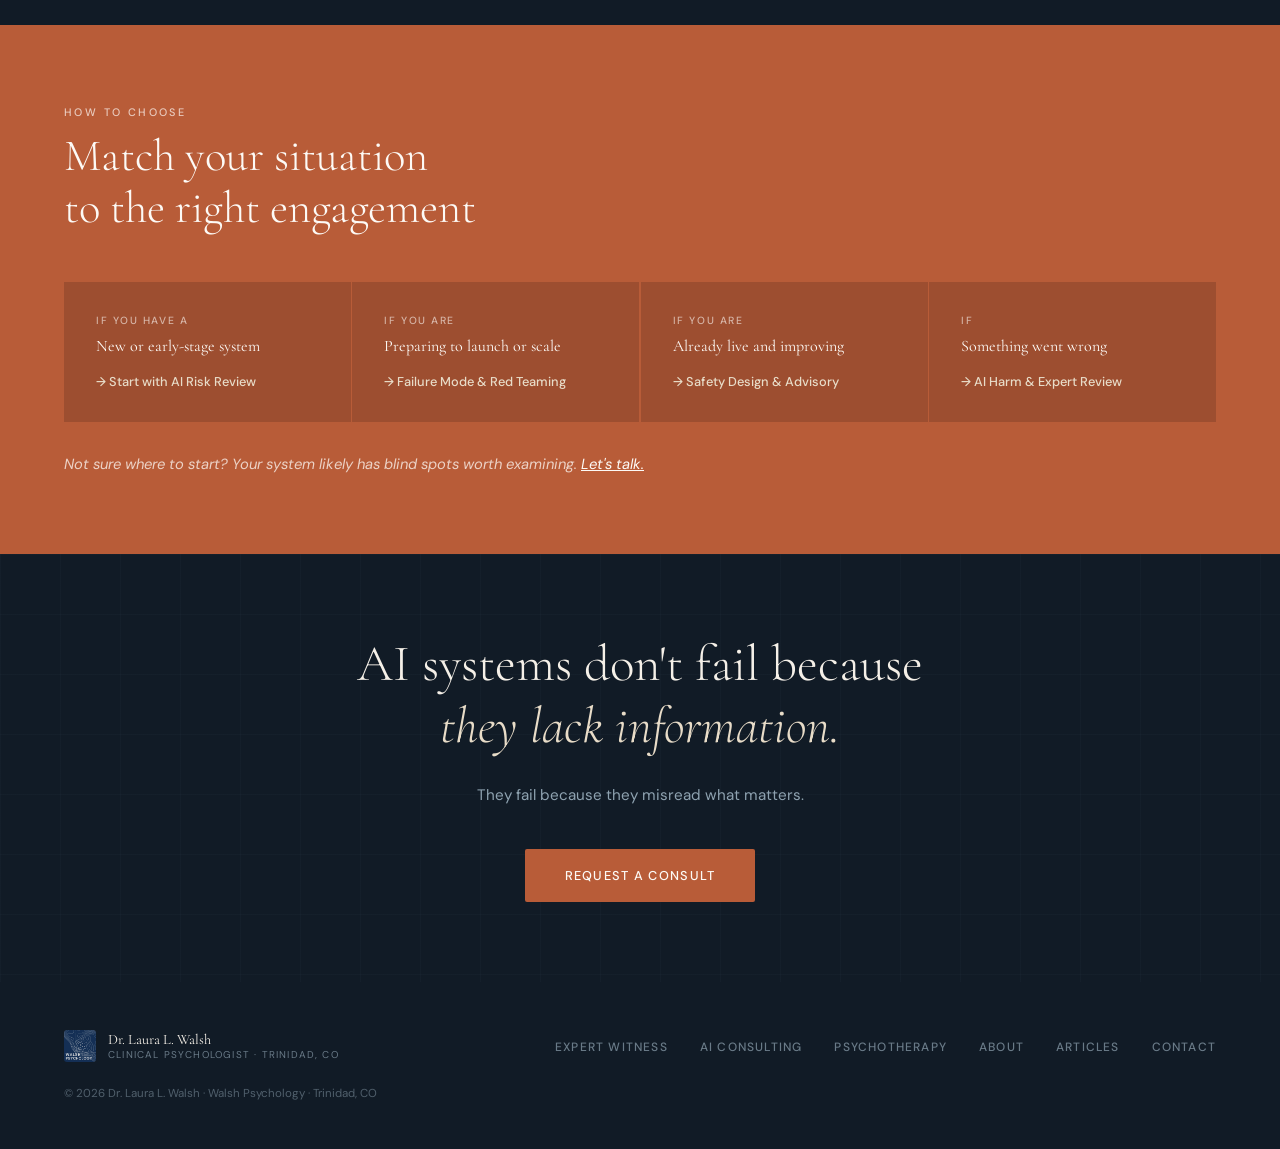
<file: ai.html>
<!DOCTYPE html>
<html lang="en">
<head>
  <meta charset="UTF-8">
  <meta name="viewport" content="width=device-width, initial-scale=1.0">
  <meta name="theme-color" content="#1b2d4a">
  <meta name="robots" content="index, follow">
  <title>AI Risk Consulting | Dr. Laura L. Walsh</title>
  <meta name="description" content="AI suicide risk consulting by Dr. Laura L. Walsh &mdash; helping technology organizations identify where AI systems miss or misread suicide risk. Red teaming, safety design, and expert review.">
  <link rel="canonical" href="https://walshpsychology.com/ai.html">
  <meta property="og:type" content="website">
  <meta property="og:url" content="https://walshpsychology.com/ai.html">
  <meta property="og:title" content="AI Risk Consulting | Dr. Laura L. Walsh">
  <meta property="og:description" content="Clinical expertise for AI teams building in high-stakes spaces. Identifying where AI systems miss suicide risk, red teaming, safety design, and expert harm review.">
  <meta property="og:image" content="https://walshpsychology.com/laura_square_headshot.webp">
  <meta name="twitter:card" content="summary_large_image">
  <meta name="twitter:site" content="@walshpsychology">
  <meta name="twitter:title" content="AI Risk Consulting | Dr. Laura L. Walsh">
  <meta name="twitter:description" content="Helping AI organizations identify where their systems miss or misread suicide risk. Clinical expertise for high-stakes AI safety.">
  <meta name="twitter:image" content="https://walshpsychology.com/laura_square_headshot.webp">
  <link rel="icon" type="image/svg+xml" href="favicon.svg">
  <link rel="icon" type="image/png" href="walsh_logo_final.png">
  <link rel="preconnect" href="https://fonts.googleapis.com">
  <link rel="preconnect" href="https://fonts.gstatic.com" crossorigin>
  <link href="https://fonts.googleapis.com/css2?family=Cormorant+Garamond:ital,wght@0,300;0,400;0,600;1,300;1,400&family=DM+Sans:wght@300;400;500&display=swap" rel="stylesheet">
  <link rel="stylesheet" href="styles.css">
  <style>
  .page-hero{min-height:60vh;background:var(--deep);display:flex;flex-direction:column;justify-content:flex-end;padding:10rem 4rem 5rem;position:relative;overflow:hidden}
  .page-hero::before{content:'';position:absolute;inset:0;background:radial-gradient(ellipse 60% 70% at 80% 30%,rgba(184,92,56,.08) 0%,transparent 60%),radial-gradient(ellipse 40% 50% at 10% 80%,rgba(143,163,177,.05) 0%,transparent 50%)}
  .page-hero::after{content:'';position:absolute;inset:0;background-image:linear-gradient(rgba(143,163,177,.04) 1px,transparent 1px),linear-gradient(90deg,rgba(143,163,177,.04) 1px,transparent 1px);background-size:60px 60px;pointer-events:none}
  .hero-content{position:relative;z-index:1;max-width:800px}
  .page-eyebrow{font-size:.72rem;font-weight:500;letter-spacing:.22em;text-transform:uppercase;color:var(--terra);margin-bottom:1.2rem}
  .page-title{font-family:var(--serif);font-size:clamp(2.8rem,5vw,5.5rem);font-weight:300;color:var(--cream);line-height:1.05;margin-bottom:1.5rem}
  .page-title em{font-style:italic;color:var(--sand)}
  .page-subtitle{font-family:var(--serif);font-size:1.2rem;font-weight:300;font-style:italic;color:var(--mist);max-width:600px;line-height:1.7}
  .problem-grid{display:grid;grid-template-columns:1fr 1fr;gap:5rem;align-items:start}
  .problem-callout{background:var(--slate);padding:3rem}
  .problem-callout h3{font-family:var(--serif);font-size:1.4rem;font-weight:300;color:var(--sand);margin-bottom:1.5rem;line-height:1.3}
  .failure-list{list-style:none;padding:0}
  .failure-list li{display:flex;align-items:flex-start;gap:1rem;padding:.9rem 0;border-bottom:1px solid rgba(255,255,255,.06);font-size:.88rem;color:var(--mist);line-height:1.6}
  .failure-list li:last-child{border-bottom:none}
  .failure-icon{color:var(--terra);font-size:1rem;flex-shrink:0;margin-top:.1rem}
  .states-grid{display:grid;grid-template-columns:repeat(2,1fr);gap:1.5px;margin-top:2rem}
  .state-card{background:var(--cream);padding:2rem 2.5rem;border-left:3px solid transparent;transition:border-color .2s}
  .state-card:hover{border-left-color:var(--terra)}
  .state-card h3{font-family:var(--serif);font-size:1.15rem;font-weight:400;color:var(--slate);margin-bottom:.5rem}
  .state-card p{font-size:.87rem;line-height:1.75;color:#556070}
  .services-grid{display:grid;grid-template-columns:repeat(2,1fr);gap:1.5px;margin-top:3rem}
  .service-card{background:var(--slate);padding:3rem;display:flex;flex-direction:column;position:relative;overflow:hidden;transition:transform .25s}
  .service-card:hover{transform:translateY(-2px)}
  .service-card::after{content:'';position:absolute;bottom:0;left:0;right:0;height:2px;background:var(--terra);transform:scaleX(0);transform-origin:left;transition:transform .3s}
  .service-card:hover::after{transform:scaleX(1)}
  .service-num{font-size:.62rem;font-weight:500;letter-spacing:.2em;text-transform:uppercase;color:var(--terra);margin-bottom:1rem}
  .service-card h3{font-family:var(--serif);font-size:1.5rem;font-weight:300;color:var(--sand);margin-bottom:1rem;line-height:1.2}
  .service-card p{font-size:.87rem;line-height:1.8;color:var(--mist);margin-bottom:1.5rem}
  .service-card ul{padding-left:1rem;margin-bottom:1.5rem}
  .service-card li{font-size:.85rem;line-height:1.75;color:var(--mist);margin-bottom:.35rem}
  .engagement-note{font-size:.72rem;font-weight:500;letter-spacing:.1em;text-transform:uppercase;color:rgba(143,163,177,.6);margin-top:auto;padding-top:1.5rem;border-top:1px solid rgba(255,255,255,.07)}
  .decision-strip{background:var(--terra);padding:5rem 4rem}
  .decision-grid{display:grid;grid-template-columns:repeat(4,1fr);gap:1.5px;margin-top:3rem}
  .decision-card{background:rgba(0,0,0,.15);padding:2rem}
  .decision-if{font-size:.65rem;font-weight:500;letter-spacing:.15em;text-transform:uppercase;color:rgba(253,250,246,.6);margin-bottom:.5rem}
  .decision-cond{font-family:var(--serif);font-size:1rem;color:var(--white);margin-bottom:1rem;line-height:1.4}
  .decision-then{font-size:.8rem;font-weight:500;color:var(--sand)}
  .closing{background:var(--deep);padding:5rem 4rem;text-align:center;position:relative;overflow:hidden}
  .closing::before{content:'';position:absolute;inset:0;background-image:linear-gradient(rgba(143,163,177,.03) 1px,transparent 1px),linear-gradient(90deg,rgba(143,163,177,.03) 1px,transparent 1px);background-size:60px 60px}
  .closing-inner{position:relative;z-index:1;max-width:700px;margin:0 auto}
  .closing h2{font-family:var(--serif);font-size:clamp(2rem,4vw,3.5rem);font-weight:300;color:var(--cream);margin-bottom:1.5rem;line-height:1.2}
  .closing h2 em{font-style:italic;color:var(--sand)}
  .closing p{font-size:.95rem;color:var(--mist);line-height:1.85;margin-bottom:2.5rem}
  @media(max-width:900px){.page-hero{padding:8rem 1.5rem 4rem}.problem-grid,.services-grid{grid-template-columns:1fr}.states-grid{grid-template-columns:1fr}.decision-grid{grid-template-columns:1fr 1fr}.decision-strip,.closing{padding:4rem 1.5rem}}
  </style>

    <script type="application/ld+json">
{
  "@context": "https://schema.org",
  "@type": "ProfessionalService",
  "name": "Dr. Laura L. Walsh Ã¢ÂÂ AI Suicide Risk Consulting",
  "description": "AI suicide risk consulting by Dr. Laura L. Walsh. Helping technology organizations build safer systems through clinical expertise in suicide risk assessment.",
  "url": "https://walshpsychology.com/ai.html",
  "provider": {
    "@type": "Person",
    "name": "Dr. Laura L. Walsh",
    "jobTitle": "Licensed Clinical Psychologist",
    "url": "https://walshpsychology.com/"
  },
  "serviceType": [
    "AI Risk Consulting",
    "Suicide Risk Assessment",
    "Safety Design Advisory"
  ]
}
    </script>
  </head>
<body>
<nav aria-label="Main navigation">
  <a href="index.html" class="nav-logo">
    <img src="walsh_logo_final.png" alt="Walsh Psychology" width="38" height="38" style="height:38px;width:38px;object-fit:cover;border-radius:3px;">
    <div class="nav-logo-text">Dr. Laura L. Walsh<span>Clinical Psychologist</span></div>
  </a>
  <ul class="nav-links">
    <li><a href="forensic.html">Expert Witness</a></li>
    <li><a href="ai.html" class="active">AI Consulting</a></li>
    <li><a href="therapy.html">Psychotherapy</a></li>
    <li><a href="about.html">About</a></li>
    <li><a href="articles.html">Articles</a></li>
    <li><a href="contact.html" class="nav-cta">Contact</a></li>
  </ul>
  <button class="nav-hamburger" id="hamburgerBtn" onclick="toggleMobileMenu()" aria-label="Open navigation menu" aria-expanded="false" aria-controls="mobileMenu"><span></span><span></span><span></span></button>
</nav>
  <main>
<div class="mobile-menu" id="mobileMenu" role="dialog" aria-modal="true" aria-label="Navigation menu">
  <a href="forensic.html" onclick="closeMobileMenu()">Expert Witness</a>
  <a href="ai.html" onclick="closeMobileMenu()">AI Consulting</a>
  <a href="therapy.html" onclick="closeMobileMenu()">Psychotherapy</a>
  <a href="about.html" onclick="closeMobileMenu()">About</a>
  <a href="articles.html">Articles</a>
  <a href="contact.html" class="mobile-cta" onclick="closeMobileMenu()">Contact</a>
</div>
<script src="nav.js"></script>
<section class="page-hero">
  <div class="hero-content">
    <p class="page-eyebrow">AI Risk Consulting &nbsp;&middot;&nbsp; Suicide Risk &nbsp;&middot;&nbsp; High-Risk Decision States</p>
    <h1 class="page-title">LLMs read words.<br><em>Risk lies beyond them.</em></h1>
    <p class="page-subtitle">AI systems can sound competent about suicide &mdash; while missing the risk entirely. Identifying where and why is the work.</p>
  </div>
</section>
<div class="breadcrumb"><a href="index.html">Home</a><span class="breadcrumb-sep">&middot;</span><span>AI Risk Consulting</span></div>
<div class="content-wrap">
  <section class="section" id="problem">
    <span class="section-label">The Problem</span>
    <h2 class="section-title">Most AI systems assess suicide risk<br><em>by analyzing what users say</em></h2>
    <div class="problem-grid">
      <div>
        <p class="section-body">This approach is incomplete and leads to predictable failures. Keywords, sentiment analysis, and explicit ideation are not the same as risk. The most dangerous moments are often the least visible in language &mdash; especially in your system's real-world use.</p>
        <p class="section-body">Dr. Walsh helps organizations identify where their AI systems mishandle suicide risk and high-risk decision states &mdash; especially the transition from thinking to action &mdash; so teams can reduce harm, improve safety, and avoid false confidence.</p>
        <blockquote style="margin-top:2.5rem;padding-left:1.5rem;border-left:3px solid var(--terra);"><p style="font-family:var(--serif);font-size:1.25rem;font-weight:300;font-style:italic;color:var(--slate);line-height:1.6;">"If your system is interacting with real people in high-stakes moments, this is worth getting right."</p></blockquote>
      </div>
      <div class="problem-callout">
        <h3>The predictable failures of keyword-based risk detection</h3>
        <ul class="failure-list">
          <li><span class="failure-icon" aria-hidden="true">&rarr;</span>Missing high-risk users who are not expressing distress directly</li>
          <li><span class="failure-icon" aria-hidden="true">&rarr;</span>Overreacting to low-risk users who use the right words</li>
          <li><span class="failure-icon" aria-hidden="true">&rarr;</span>Providing responses misaligned with actual risk level</li>
          <li><span class="failure-icon" aria-hidden="true">&rarr;</span>False confidence that the system is performing safely</li>
        </ul>
      </div>
    </div>
  </section>
  <section class="section" id="approach">
    <span class="section-label">What I Evaluate</span>
    <h2 class="section-title">High-risk psychological states<br><em>your system may be misreading</em></h2>
    <p class="section-body">The critical transition from thinking to action &mdash; and the states that precede it &mdash; require clinical expertise that goes beyond language pattern recognition.</p>
    <div class="states-grid">
      <div class="state-card"><h3>Decision-State Transitions</h3><p>The shift from passive ideation to active planning is where risk escalates most rapidly &mdash; and where AI systems are most likely to miss it.</p></div>
      <div class="state-card"><h3>Collapse of Perceived Options</h3><p>When a person's perceived solution space narrows to one, the language may remain calm even as risk is peaking.</p></div>
      <div class="state-card"><h3>Temporal Narrowing</h3><p>Constriction of future-thinking is a clinical marker of acute risk that rarely surfaces in the vocabulary a system has been trained to detect.</p></div>
      <div class="state-card"><h3>Calm or Resolved States</h3><p>A sudden sense of peace or resolution can mask elevated risk &mdash; and will likely be scored as low-risk by any keyword-based system.</p></div>
    </div>
  </section>
</div>
<section style="background:var(--deep);padding:5rem 0;" id="services">
  <div class="content-wrap">
    <span class="section-label" style="color:var(--terra);">Services</span>
    <h2 class="section-title" style="color:var(--cream);">Practical, safety-focused consulting<br><em style="color:var(--sand);">for AI teams building in high-stakes spaces</em></h2>
    <div class="services-grid">
      <div class="service-card"><div class="service-num">01</div><h3>AI Risk Review</h3><p>Identify where your system misses high-risk users.</p><ul><li>Review of 25&ndash;50 interactions or scenarios</li><li>Identification of missed risk and false reassurance</li><li>Analysis of over/under escalation patterns</li><li>Clear, actionable recommendations</li></ul><div class="engagement-note">Fixed-scope review &mdash; 3&ndash;5 page report + optional consult call</div></div>
      <div class="service-card"><div class="service-num">02</div><h3>Failure Mode &amp; Red Teaming</h3><p>Find where your system breaks under real psychological conditions.</p><ul><li>Scenario-based stress testing &mdash; high-risk, ambiguous, edge-case</li><li>Identification of vulnerabilities and misclassification patterns</li><li>Examples of high-risk misses with clear explanations</li><li>Targeted recommendations to improve safety</li></ul><div class="engagement-note">Defined project scope tailored to your system</div></div>
      <div class="service-card"><div class="service-num">03</div><h3>Safety Design &amp; Advisory</h3><p>Improve how your system handles risk from the ground up.</p><ul><li>Response strategy and alignment</li><li>Escalation logic calibration &mdash; when to act, when not to</li><li>Reduction of false positives and false negatives</li><li>Design for real-world decision-state transitions</li></ul><div class="engagement-note">Project-based or ongoing advisory &mdash; flexible scope</div></div>
      <div class="service-card"><div class="service-num">04</div><h3>AI Harm &amp; Expert Review</h3><p>Analyze what went wrong &mdash; and why it matters.</p><ul><li>Transcript and system behavior analysis</li><li>Identification of missed or misinterpreted risk</li><li>Opinion on foreseeability and failure points</li><li>Consultation and expert testimony as needed</li></ul><div class="engagement-note">Case-based or hourly consultation</div></div>
    </div>
  </div>
</section>
<section class="decision-strip">
  <div style="max-width:1200px;margin:0 auto;">
    <span class="section-label" style="color:rgba(253,250,246,.7);">How to Choose</span>
    <h2 class="section-title" style="color:var(--white);">Match your situation<br>to the right engagement</h2>
    <div class="decision-grid">
      <div class="decision-card"><div class="decision-if">If you have a</div><div class="decision-cond">New or early-stage system</div><div class="decision-then">&rarr; Start with AI Risk Review</div></div>
      <div class="decision-card"><div class="decision-if">If you are</div><div class="decision-cond">Preparing to launch or scale</div><div class="decision-then">&rarr; Failure Mode &amp; Red Teaming</div></div>
      <div class="decision-card"><div class="decision-if">If you are</div><div class="decision-cond">Already live and improving</div><div class="decision-then">&rarr; Safety Design &amp; Advisory</div></div>
      <div class="decision-card"><div class="decision-if">If</div><div class="decision-cond">Something went wrong</div><div class="decision-then">&rarr; AI Harm &amp; Expert Review</div></div>
    </div>
    <p style="margin-top:2rem;font-size:.92rem;color:rgba(253,250,246,.75);font-style:italic;">Not sure where to start? Your system likely has blind spots worth examining. <a href="mailto:laura@walshpsychology.com?subject=AI%20Risk%20Consulting%20Inquiry" style="color:var(--white);text-decoration:underline;">Let's talk.</a></p>
  </div>
</section>
<section class="closing">
  <div class="closing-inner">
    <h2>AI systems don't fail because<br><em>they lack information.</em></h2>
    <p>They fail because they misread what matters.</p>
    <a href="mailto:laura@walshpsychology.com?subject=AI%20Risk%20Consulting%20Inquiry" class="btn-terra" aria-label="Request an AI risk consulting session with Dr. Walsh">Request a Consult</a>
  </div>
</section>
</main>
  <footer>
  <div class="footer-logo">
    <img src="walsh_logo_final.png" alt="Walsh Psychology" width="32" height="32" style="height:32px;width:32px;object-fit:cover;border-radius:3px;opacity:.8;">
    <div class="footer-logo-text">Dr. Laura L. Walsh<span>Clinical Psychologist &middot; Trinidad, CO</span></div>
  </div>
  <nav aria-label="Footer navigation">
    <ul class="footer-nav">
      <li><a href="forensic.html">Expert Witness</a></li>
      <li><a href="ai.html">AI Consulting</a></li>
      <li><a href="therapy.html">Psychotherapy</a></li>
      <li><a href="about.html">About</a></li>
        <li><a href="articles.html">Articles</a></li>
        <li><a href="contact.html">Contact</a></li>
    </ul>
  </nav>
  <p class="footer-copy">&copy; 2026 Dr. Laura L. Walsh &middot; Walsh Psychology &middot; Trinidad, CO</p>
</footer>
</body>
</html>
</file>
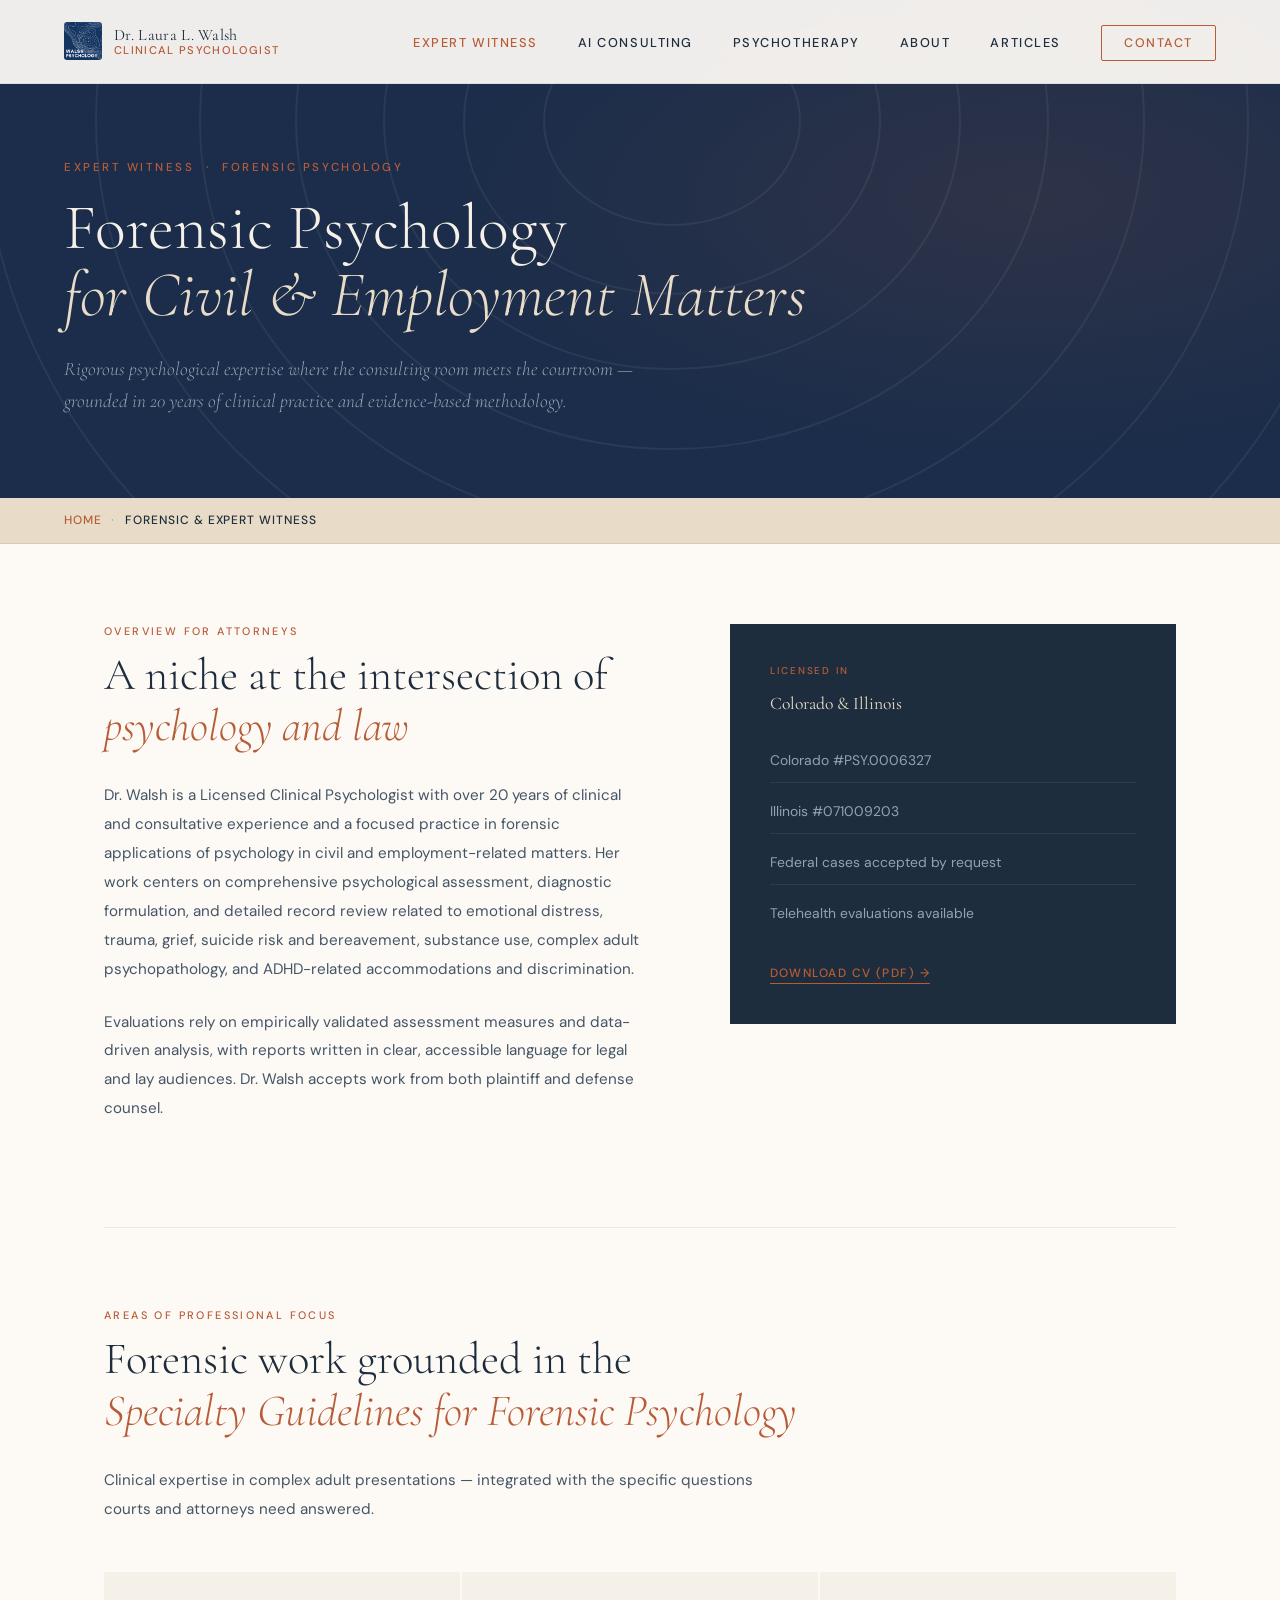
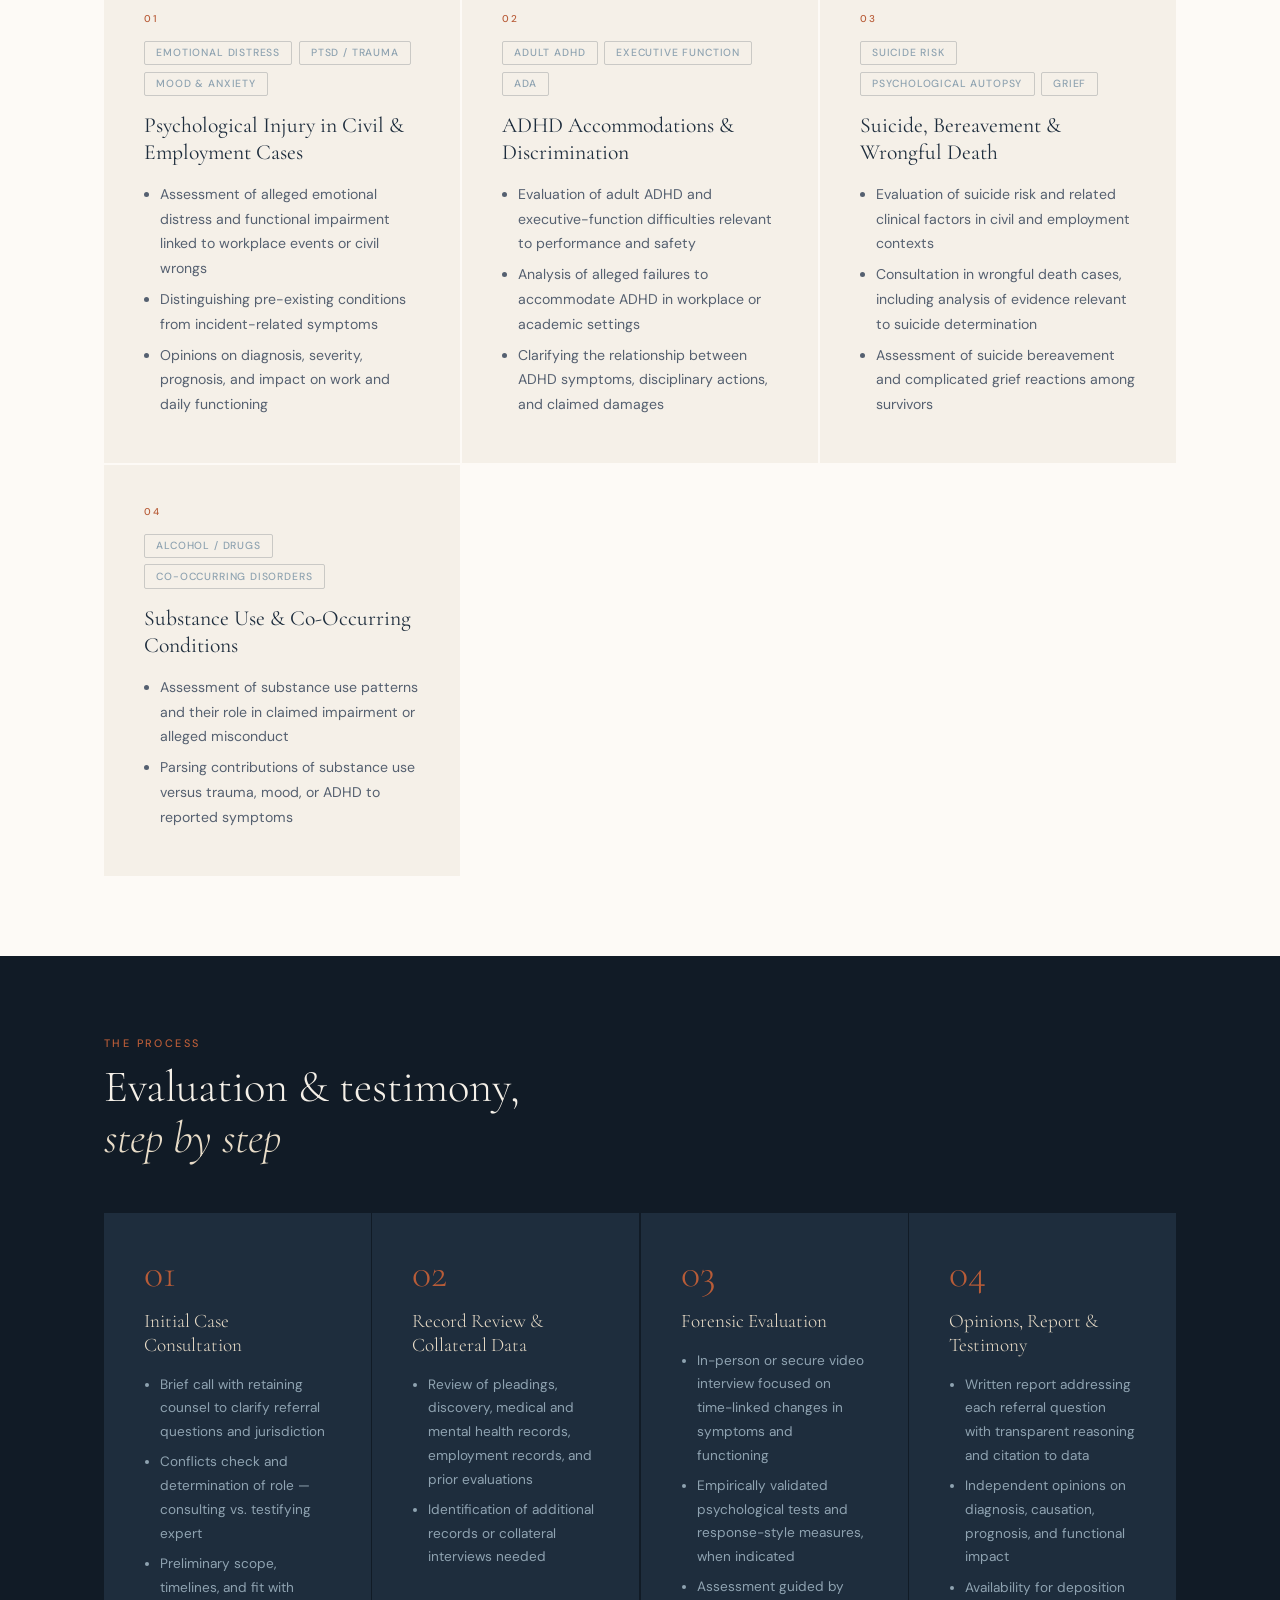
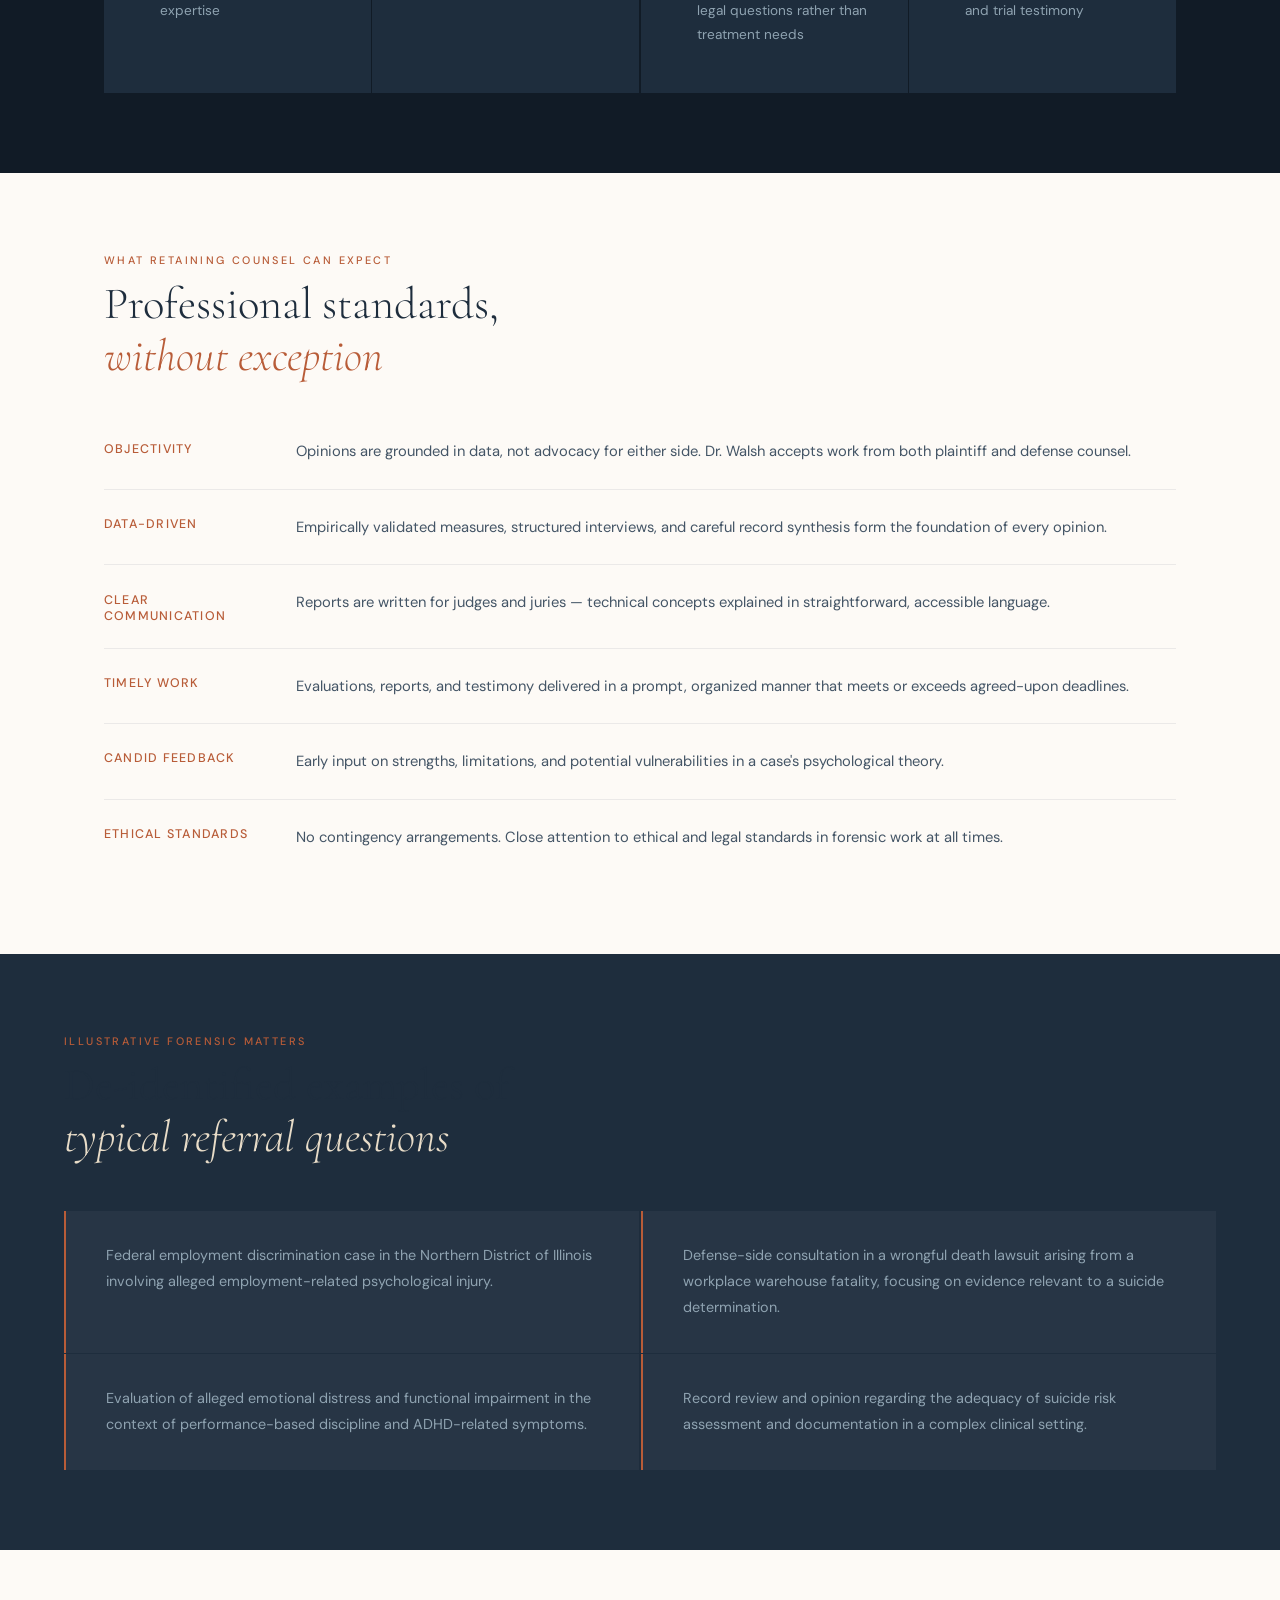
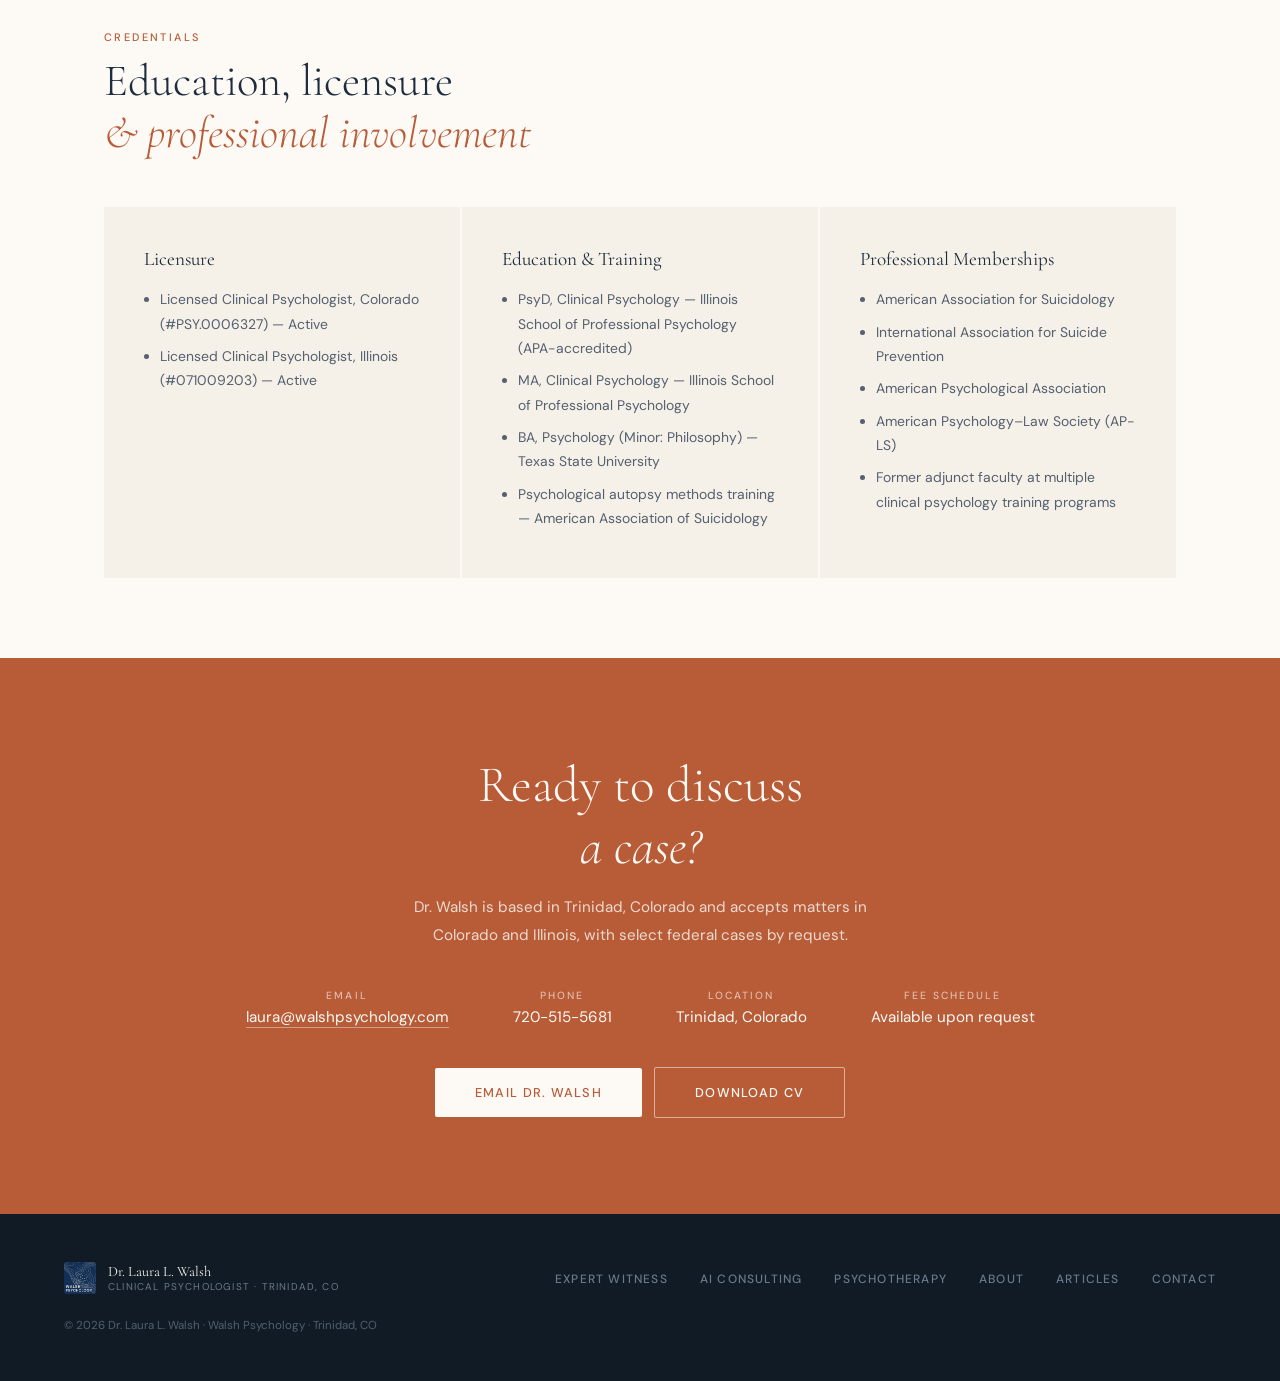
<file: forensic.html>
<!DOCTYPE html>
<html lang="en">
<head>
  <meta charset="UTF-8">
  <meta name="viewport" content="width=device-width, initial-scale=1.0">
  <meta name="theme-color" content="#1b2d4a">
  <meta name="robots" content="index, follow">
  <title>Forensic Psychology & Expert Witness | Dr. Laura L. Walsh</title>
  <meta name="description" content="Forensic psychology and expert witness services by Dr. Laura L. Walsh. Civil and employment cases: psychological injury, ADHD, suicide, and wrongful death. Licensed in Colorado and Illinois.">
  <link rel="canonical" href="https://walshpsychology.com/forensic.html">
  <meta property="og:type" content="website">
  <meta property="og:url" content="https://walshpsychology.com/forensic.html">
  <meta property="og:title" content="Forensic Psychology & Expert Witness | Dr. Laura L. Walsh">
  <meta property="og:description" content="Forensic psychological evaluations, expert witness testimony, and attorney consultation for civil and employment matters in Colorado and Illinois.">
  <meta property="og:image" content="https://walshpsychology.com/laura_square_headshot.webp">
  <meta name="twitter:card" content="summary_large_image">
  <meta name="twitter:site" content="@walshpsychology">
  <meta name="twitter:title" content="Forensic Psychology & Expert Witness | Dr. Laura L. Walsh">
  <meta name="twitter:description" content="Expert witness and forensic psychology services for civil and employment legal matters. Licensed in Colorado and Illinois.">
  <meta name="twitter:image" content="https://walshpsychology.com/laura_square_headshot.webp">
  <link rel="icon" type="image/svg+xml" href="favicon.svg">
  <link rel="icon" type="image/png" href="walsh_logo_final.png">
  <link rel="preconnect" href="https://fonts.googleapis.com">
  <link rel="preconnect" href="https://fonts.gstatic.com" crossorigin>
  <link href="https://fonts.googleapis.com/css2?family=Cormorant+Garamond:ital,wght@0,300;0,400;0,600;1,300;1,400&family=DM+Sans:wght@300;400;500&display=swap" rel="stylesheet">
  <link rel="stylesheet" href="styles.css">
  <style>
  .page-hero{min-height:52vh;background:#1b2d4a;display:flex;flex-direction:column;justify-content:flex-end;padding:10rem 4rem 5rem;position:relative;overflow:hidden}
  .page-hero::before{content:'';position:absolute;inset:0;background:radial-gradient(ellipse 70% 80% at 80% 40%,rgba(184,92,56,.12) 0%,transparent 65%)}
  .page-hero-content{position:relative;z-index:1;max-width:800px}
  .page-eyebrow{font-size:.72rem;font-weight:500;letter-spacing:.22em;text-transform:uppercase;color:var(--terra);margin-bottom:1.2rem}
  .page-title{font-family:var(--serif);font-size:clamp(2.8rem,5vw,5.5rem);font-weight:300;color:var(--cream);line-height:1.05;margin-bottom:1.5rem}
  .page-title em{font-style:italic;color:var(--sand)}
  .page-subtitle{font-family:var(--serif);font-size:1.2rem;font-weight:300;font-style:italic;color:var(--mist);max-width:580px;line-height:1.7}
  .overview-grid{display:grid;grid-template-columns:1.1fr 0.9fr;gap:5rem;align-items:start}
  .cards-grid{display:grid;grid-template-columns:repeat(auto-fit,minmax(280px,1fr));gap:1.5px;margin-top:3rem}
  .card{background:var(--cream);padding:2.5rem;position:relative;overflow:hidden;transition:transform .25s ease}
  .card:hover{transform:translateY(-2px)}
  .card::after{content:'';position:absolute;bottom:0;left:0;right:0;height:2px;background:var(--terra);transform:scaleX(0);transform-origin:left;transition:transform .3s ease}
  .card:hover::after{transform:scaleX(1)}
  .card-number{font-size:.62rem;font-weight:500;letter-spacing:.2em;text-transform:uppercase;color:var(--terra);margin-bottom:1rem}
  .card h3{font-family:var(--serif);font-size:1.35rem;font-weight:400;color:var(--slate);margin-bottom:1rem;line-height:1.25}
  .card ul{padding-left:1rem}
  .card li{font-size:.88rem;line-height:1.75;color:#556070;margin-bottom:.4rem}
  .card-tags{display:flex;flex-wrap:wrap;gap:.4rem;margin-bottom:1rem}
  .tag{font-size:.65rem;font-weight:500;letter-spacing:.08em;text-transform:uppercase;padding:.3rem .7rem;border:1px solid rgba(30,45,61,.2);color:var(--mist);border-radius:2px}
  .dark-cards-grid{display:grid;grid-template-columns:repeat(4,1fr);gap:1.5px;margin-top:3rem}
  .dark-card{background:var(--slate);padding:2.5rem;color:var(--cream)}
  .dark-card-num{font-size:2.5rem;font-family:var(--serif);font-weight:300;color:var(--terra);margin-bottom:1rem;line-height:1}
  .dark-card h3{font-family:var(--serif);font-size:1.2rem;font-weight:300;color:var(--sand);margin-bottom:1rem}
  .dark-card li{font-size:.85rem;line-height:1.75;color:var(--mist);margin-bottom:.4rem}
  .dark-card ul{padding-left:1rem}
  .expect-list{list-style:none;padding:0;margin-top:2rem}
  .expect-list li{display:grid;grid-template-columns:160px 1fr;gap:2rem;padding:1.5rem 0;border-bottom:1px solid rgba(30,45,61,.08);align-items:start}
  .expect-list li:last-child{border-bottom:none}
  .expect-label{font-size:.78rem;font-weight:500;letter-spacing:.1em;text-transform:uppercase;color:var(--terra);padding-top:.15rem}
  .expect-body{font-size:.92rem;line-height:1.8;color:#445566}
  .examples-strip{background:var(--slate);padding:5rem 4rem}
  .examples-grid{display:grid;grid-template-columns:repeat(2,1fr);gap:1.5px;margin-top:3rem}
  .example-card{background:rgba(255,255,255,.04);padding:2rem 2.5rem;border-left:2px solid var(--terra)}
  .example-card p{font-size:.9rem;line-height:1.8;color:var(--mist)}
  .cred-grid{display:grid;grid-template-columns:repeat(3,1fr);gap:1.5px;margin-top:3rem}
  .cred-card{background:var(--cream);padding:2.5rem}
  .cred-card h3{font-family:var(--serif);font-size:1.2rem;font-weight:400;color:var(--slate);margin-bottom:1rem}
  .cred-card li{font-size:.87rem;line-height:1.75;color:#556070;margin-bottom:.5rem}
  .cred-card ul{padding-left:1rem}
  .contact-cta{background:var(--terra);padding:6rem 4rem;text-align:center}
  .contact-cta h2{font-family:var(--serif);font-size:clamp(2rem,4vw,3.5rem);font-weight:300;color:var(--white);margin-bottom:1rem}
  .contact-cta h2 em{font-style:italic}
  .contact-cta p{font-size:.95rem;color:rgba(253,250,246,.8);margin-bottom:2.5rem;max-width:500px;margin-left:auto;margin-right:auto;line-height:1.8}
  .contact-details{display:flex;justify-content:center;gap:4rem;flex-wrap:wrap;margin-bottom:2.5rem}
  .contact-detail-label{font-size:.65rem;font-weight:500;letter-spacing:.2em;text-transform:uppercase;color:rgba(253,250,246,.6);margin-bottom:.3rem}
  .contact-detail-val{font-size:.95rem;color:var(--white)}
  .contact-detail-val a{color:var(--white);text-decoration:none;border-bottom:1px solid rgba(255,255,255,.4)}
  @media(max-width:900px){
    .page-hero{padding:8rem 1.5rem 4rem}
    .overview-grid{grid-template-columns:1fr;gap:2rem}
    .dark-cards-grid{grid-template-columns:1fr 1fr}
    .examples-grid,.cred-grid{grid-template-columns:1fr}
    .expect-list li{grid-template-columns:1fr;gap:.3rem}
    .examples-strip,.contact-cta{padding:4rem 1.5rem}
  }
  </style>

    <script type="application/ld+json">
{
  "@context": "https://schema.org",
  "@type": "ProfessionalService",
  "name": "Dr. Laura L. Walsh Ã¢ÂÂ Forensic Psychology & Expert Witness",
  "description": "Forensic psychology and expert witness services by Dr. Laura L. Walsh. Civil and employment matters, ADHD accommodations, suicide and wrongful death cases.",
  "url": "https://walshpsychology.com/forensic.html",
  "provider": {
    "@type": "Person",
    "name": "Dr. Laura L. Walsh",
    "jobTitle": "Licensed Clinical Psychologist",
    "url": "https://walshpsychology.com/"
  },
  "areaServed": [
    "Colorado",
    "Illinois"
  ],
  "serviceType": [
    "Forensic Psychology",
    "Expert Witness Testimony",
    "Psychological Evaluation"
  ]
}
    </script>
  </head>
<body>
<nav aria-label="Main navigation">
  <a href="index.html" class="nav-logo">
    <img src="walsh_logo_final.png" alt="Walsh Psychology" width="38" height="38" style="height:38px;width:38px;object-fit:cover;border-radius:3px;">
    <div class="nav-logo-text">Dr. Laura L. Walsh<span>Clinical Psychologist</span></div>
  </a>
  <ul class="nav-links">
    <li><a href="forensic.html" class="active">Expert Witness</a></li>
    <li><a href="ai.html">AI Consulting</a></li>
    <li><a href="therapy.html">Psychotherapy</a></li>
    <li><a href="about.html">About</a></li>
    <li><a href="articles.html">Articles</a></li>
    <li><a href="contact.html" class="nav-cta">Contact</a></li>
  </ul>
  <button class="nav-hamburger" id="hamburgerBtn" onclick="toggleMobileMenu()" aria-label="Open navigation menu" aria-expanded="false" aria-controls="mobileMenu"><span></span><span></span><span></span></button>
</nav>
  <main>
<div class="mobile-menu" id="mobileMenu" role="dialog" aria-modal="true" aria-label="Navigation menu">
  <a href="forensic.html" onclick="closeMobileMenu()">Expert Witness</a>
  <a href="ai.html" onclick="closeMobileMenu()">AI Consulting</a>
  <a href="therapy.html" onclick="closeMobileMenu()">Psychotherapy</a>
  <a href="about.html" onclick="closeMobileMenu()">About</a>
  <a href="articles.html">Articles</a>
  <a href="contact.html" class="mobile-cta" onclick="closeMobileMenu()">Contact</a>
</div>
<script src="nav.js"></script>
<section class="page-hero">
  <div class="topo-bg" aria-hidden="true"></div>
  <div class="page-hero-content">
    <p class="page-eyebrow">Expert Witness &nbsp;&middot;&nbsp; Forensic Psychology</p>
    <h1 class="page-title">Forensic Psychology<br><em>for Civil &amp; Employment Matters</em></h1>
    <p class="page-subtitle">Rigorous psychological expertise where the consulting room meets the courtroom &mdash; grounded in 20 years of clinical practice and evidence-based methodology.</p>
  </div>
</section>
<div class="breadcrumb"><a href="index.html">Home</a><span class="breadcrumb-sep">&middot;</span><span>Forensic &amp; Expert Witness</span></div>
<div class="content-wrap">
  <section class="section" id="overview">
    <div class="overview-grid">
      <div class="overview-left">
        <span class="section-label">Overview for Attorneys</span>
        <h2 class="section-title">A niche at the intersection of<br><em>psychology and law</em></h2>
        <p class="section-body">Dr. Walsh is a Licensed Clinical Psychologist with over 20 years of clinical and consultative experience and a focused practice in forensic applications of psychology in civil and employment-related matters. Her work centers on comprehensive psychological assessment, diagnostic formulation, and detailed record review related to emotional distress, trauma, grief, suicide risk and bereavement, substance use, complex adult psychopathology, and ADHD-related accommodations and discrimination.</p>
        <p class="section-body">Evaluations rely on empirically validated assessment measures and data-driven analysis, with reports written in clear, accessible language for legal and lay audiences. Dr. Walsh accepts work from both plaintiff and defense counsel.</p>
      </div>
      <div>
        <div class="card" style="background:var(--slate);color:var(--cream);">
          <div class="card-number" style="color:var(--terra);">Licensed In</div>
          <h3 style="color:var(--sand);font-size:1.1rem;margin-bottom:1.5rem;">Colorado &amp; Illinois</h3>
          <ul style="list-style:none;padding:0;">
            <li style="font-size:.87rem;color:var(--mist);padding:.6rem 0;border-bottom:1px solid rgba(255,255,255,.07);">Colorado #PSY.0006327</li>
            <li style="font-size:.87rem;color:var(--mist);padding:.6rem 0;border-bottom:1px solid rgba(255,255,255,.07);">Illinois #071009203</li>
            <li style="font-size:.87rem;color:var(--mist);padding:.6rem 0;border-bottom:1px solid rgba(255,255,255,.07);">Federal cases accepted by request</li>
            <li style="font-size:.87rem;color:var(--mist);padding:.6rem 0;">Telehealth evaluations available</li>
          </ul>
          <a href="https://drlauralwalsh.com/s/Dr-Laura-L-Walsh-CV-Rev-02-26.pdf" target="_blank" rel="noopener noreferrer" style="display:inline-block;margin-top:1.5rem;font-size:.75rem;font-weight:500;letter-spacing:.12em;text-transform:uppercase;color:var(--terra);text-decoration:none;border-bottom:1px solid var(--terra);padding-bottom:2px;" aria-label="Download Dr. Walsh's CV as PDF">Download CV (PDF) &rarr;</a>
        </div>
      </div>
    </div>
  </section>
  <section class="section" id="expertise">
    <span class="section-label">Areas of Professional Focus</span>
    <h2 class="section-title">Forensic work grounded in the<br><em>Specialty Guidelines for Forensic Psychology</em></h2>
    <p class="section-body">Clinical expertise in complex adult presentations &mdash; integrated with the specific questions courts and attorneys need answered.</p>
    <div class="cards-grid">
      <div class="card"><div class="card-number">01</div><div class="card-tags"><span class="tag">Emotional Distress</span><span class="tag">PTSD / Trauma</span><span class="tag">Mood &amp; Anxiety</span></div><h3>Psychological Injury in Civil &amp; Employment Cases</h3><ul><li>Assessment of alleged emotional distress and functional impairment linked to workplace events or civil wrongs</li><li>Distinguishing pre-existing conditions from incident-related symptoms</li><li>Opinions on diagnosis, severity, prognosis, and impact on work and daily functioning</li></ul></div>
      <div class="card"><div class="card-number">02</div><div class="card-tags"><span class="tag">Adult ADHD</span><span class="tag">Executive Function</span><span class="tag">ADA</span></div><h3>ADHD Accommodations &amp; Discrimination</h3><ul><li>Evaluation of adult ADHD and executive-function difficulties relevant to performance and safety</li><li>Analysis of alleged failures to accommodate ADHD in workplace or academic settings</li><li>Clarifying the relationship between ADHD symptoms, disciplinary actions, and claimed damages</li></ul></div>
      <div class="card"><div class="card-number">03</div><div class="card-tags"><span class="tag">Suicide Risk</span><span class="tag">Psychological Autopsy</span><span class="tag">Grief</span></div><h3>Suicide, Bereavement &amp; Wrongful Death</h3><ul><li>Evaluation of suicide risk and related clinical factors in civil and employment contexts</li><li>Consultation in wrongful death cases, including analysis of evidence relevant to suicide determination</li><li>Assessment of suicide bereavement and complicated grief reactions among survivors</li></ul></div>
      <div class="card"><div class="card-number">04</div><div class="card-tags"><span class="tag">Alcohol / Drugs</span><span class="tag">Co-occurring Disorders</span></div><h3>Substance Use &amp; Co-Occurring Conditions</h3><ul><li>Assessment of substance use patterns and their role in claimed impairment or alleged misconduct</li><li>Parsing contributions of substance use versus trauma, mood, or ADHD to reported symptoms</li></ul></div>
    </div>
  </section>
</div>
<section style="background:var(--deep);padding:5rem 0;" id="process">
  <div class="content-wrap">
    <span class="section-label" style="color:var(--terra);">The Process</span>
    <h2 class="section-title" style="color:var(--cream);">Evaluation &amp; testimony,<br><em style="color:var(--sand);">step by step</em></h2>
    <div class="dark-cards-grid">
      <div class="dark-card"><div class="dark-card-num">01</div><h3>Initial Case Consultation</h3><ul><li>Brief call with retaining counsel to clarify referral questions and jurisdiction</li><li>Conflicts check and determination of role &mdash; consulting vs. testifying expert</li><li>Preliminary scope, timelines, and fit with expertise</li></ul></div>
      <div class="dark-card"><div class="dark-card-num">02</div><h3>Record Review &amp; Collateral Data</h3><ul><li>Review of pleadings, discovery, medical and mental health records, employment records, and prior evaluations</li><li>Identification of additional records or collateral interviews needed</li></ul></div>
      <div class="dark-card"><div class="dark-card-num">03</div><h3>Forensic Evaluation</h3><ul><li>In-person or secure video interview focused on time-linked changes in symptoms and functioning</li><li>Empirically validated psychological tests and response-style measures, when indicated</li><li>Assessment guided by legal questions rather than treatment needs</li></ul></div>
      <div class="dark-card"><div class="dark-card-num">04</div><h3>Opinions, Report &amp; Testimony</h3><ul><li>Written report addressing each referral question with transparent reasoning and citation to data</li><li>Independent opinions on diagnosis, causation, prognosis, and functional impact</li><li>Availability for deposition and trial testimony</li></ul></div>
    </div>
  </div>
</section>
<div class="content-wrap">
  <section class="section" id="approach">
    <span class="section-label">What Retaining Counsel Can Expect</span>
    <h2 class="section-title">Professional standards,<br><em>without exception</em></h2>
    <ul class="expect-list">
      <li><span class="expect-label">Objectivity</span><span class="expect-body">Opinions are grounded in data, not advocacy for either side. Dr. Walsh accepts work from both plaintiff and defense counsel.</span></li>
      <li><span class="expect-label">Data-Driven</span><span class="expect-body">Empirically validated measures, structured interviews, and careful record synthesis form the foundation of every opinion.</span></li>
      <li><span class="expect-label">Clear Communication</span><span class="expect-body">Reports are written for judges and juries &mdash; technical concepts explained in straightforward, accessible language.</span></li>
      <li><span class="expect-label">Timely Work</span><span class="expect-body">Evaluations, reports, and testimony delivered in a prompt, organized manner that meets or exceeds agreed-upon deadlines.</span></li>
      <li><span class="expect-label">Candid Feedback</span><span class="expect-body">Early input on strengths, limitations, and potential vulnerabilities in a case's psychological theory.</span></li>
      <li><span class="expect-label">Ethical Standards</span><span class="expect-body">No contingency arrangements. Close attention to ethical and legal standards in forensic work at all times.</span></li>
    </ul>
  </section>
</div>
<section class="examples-strip" id="examples">
  <span class="section-label">Illustrative Forensic Matters</span>
  <h2 class="section-title">De-identified examples of<br><em style="color:var(--sand);">typical referral questions</em></h2>
  <div class="examples-grid">
    <div class="example-card"><p>Federal employment discrimination case in the Northern District of Illinois involving alleged employment-related psychological injury.</p></div>
    <div class="example-card"><p>Defense-side consultation in a wrongful death lawsuit arising from a workplace warehouse fatality, focusing on evidence relevant to a suicide determination.</p></div>
    <div class="example-card"><p>Evaluation of alleged emotional distress and functional impairment in the context of performance-based discipline and ADHD-related symptoms.</p></div>
    <div class="example-card"><p>Record review and opinion regarding the adequacy of suicide risk assessment and documentation in a complex clinical setting.</p></div>
  </div>
</section>
<div class="content-wrap">
  <section class="section" id="credentials">
    <span class="section-label">Credentials</span>
    <h2 class="section-title">Education, licensure<br><em>&amp; professional involvement</em></h2>
    <div class="cred-grid">
      <div class="cred-card"><h3>Licensure</h3><ul><li>Licensed Clinical Psychologist, Colorado (#PSY.0006327) &mdash; Active</li><li>Licensed Clinical Psychologist, Illinois (#071009203) &mdash; Active</li></ul></div>
      <div class="cred-card"><h3>Education &amp; Training</h3><ul><li>PsyD, Clinical Psychology &mdash; Illinois School of Professional Psychology (APA-accredited)</li><li>MA, Clinical Psychology &mdash; Illinois School of Professional Psychology</li><li>BA, Psychology (Minor: Philosophy) &mdash; Texas State University</li><li>Psychological autopsy methods training &mdash; American Association of Suicidology</li></ul></div>
      <div class="cred-card"><h3>Professional Memberships</h3><ul><li>American Association for Suicidology</li><li>International Association for Suicide Prevention</li><li>American Psychological Association</li><li>American Psychology&ndash;Law Society (AP-LS)</li><li>Former adjunct faculty at multiple clinical psychology training programs</li></ul></div>
    </div>
  </section>
</div>
<section class="contact-cta">
  <h2>Ready to discuss<br><em>a case?</em></h2>
  <p>Dr. Walsh is based in Trinidad, Colorado and accepts matters in Colorado and Illinois, with select federal cases by request.</p>
  <div class="contact-details">
    <div><div class="contact-detail-label">Email</div><div class="contact-detail-val"><a href="mailto:laura@walshpsychology.com">laura@walshpsychology.com</a></div></div>
    <div><div class="contact-detail-label">Phone</div><div class="contact-detail-val">720-515-5681</div></div>
    <div><div class="contact-detail-label">Location</div><div class="contact-detail-val">Trinidad, Colorado</div></div>
    <div><div class="contact-detail-label">Fee Schedule</div><div class="contact-detail-val">Available upon request</div></div>
  </div>
  <a href="mailto:laura@walshpsychology.com?subject=Forensic%20Inquiry" class="btn-white" aria-label="Email Dr. Walsh about a forensic case">Email Dr. Walsh</a>
  <a href="https://drlauralwalsh.com/s/Dr-Laura-L-Walsh-CV-Rev-02-26.pdf" target="_blank" rel="noopener noreferrer" class="btn-outline-white" style="margin-left:.5rem;" aria-label="Download Dr. Walsh's CV">Download CV</a>
</section>
</main>
  <footer>
  <div class="footer-logo">
    <img src="walsh_logo_final.png" alt="Walsh Psychology" width="32" height="32" style="height:32px;width:32px;object-fit:cover;border-radius:3px;opacity:.8;">
    <div class="footer-logo-text">Dr. Laura L. Walsh<span>Clinical Psychologist &middot; Trinidad, CO</span></div>
  </div>
  <nav aria-label="Footer navigation">
    <ul class="footer-nav">
      <li><a href="forensic.html">Expert Witness</a></li>
      <li><a href="ai.html">AI Consulting</a></li>
      <li><a href="therapy.html">Psychotherapy</a></li>
      <li><a href="about.html">About</a></li>
        <li><a href="articles.html">Articles</a></li>
        <li><a href="contact.html">Contact</a></li>
    </ul>
  </nav>
  <p class="footer-copy">&copy; 2026 Dr. Laura L. Walsh &middot; Walsh Psychology &middot; Trinidad, CO</p>
</footer>
</body>
</html>
</file>
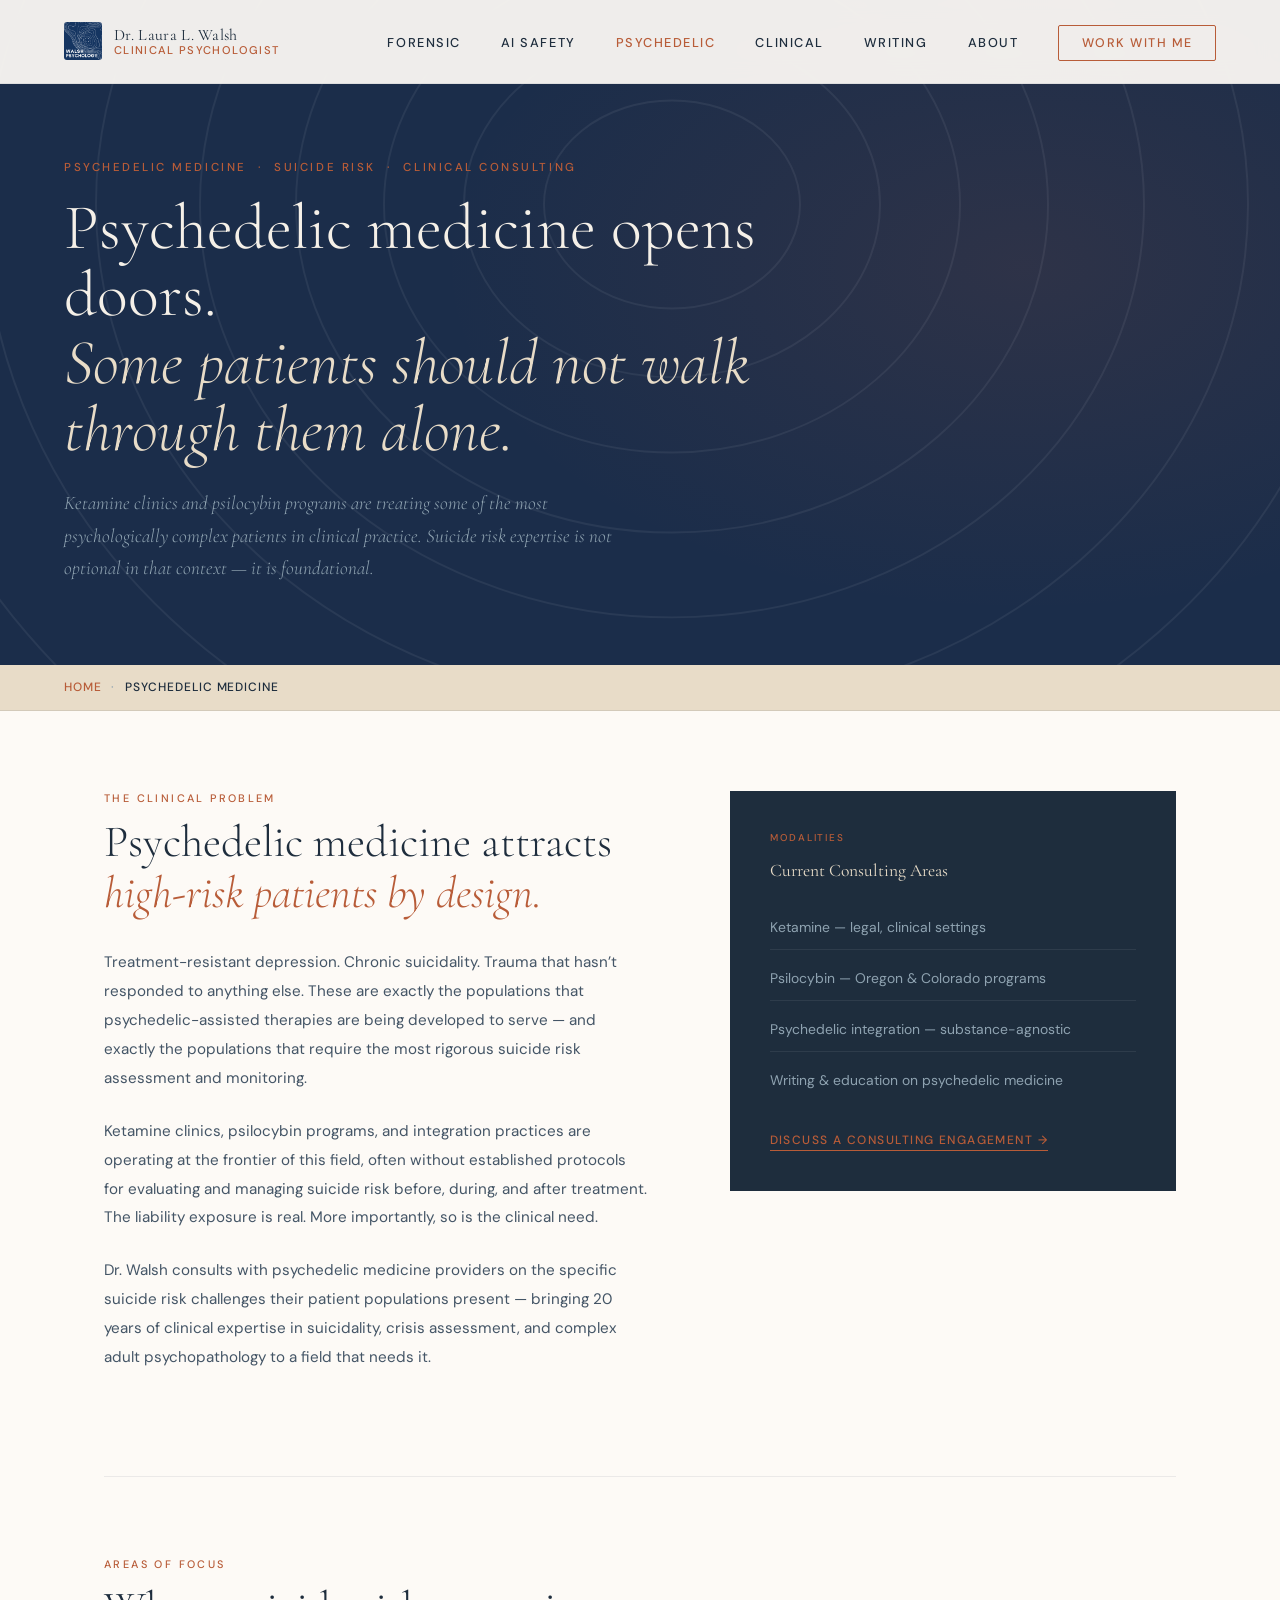
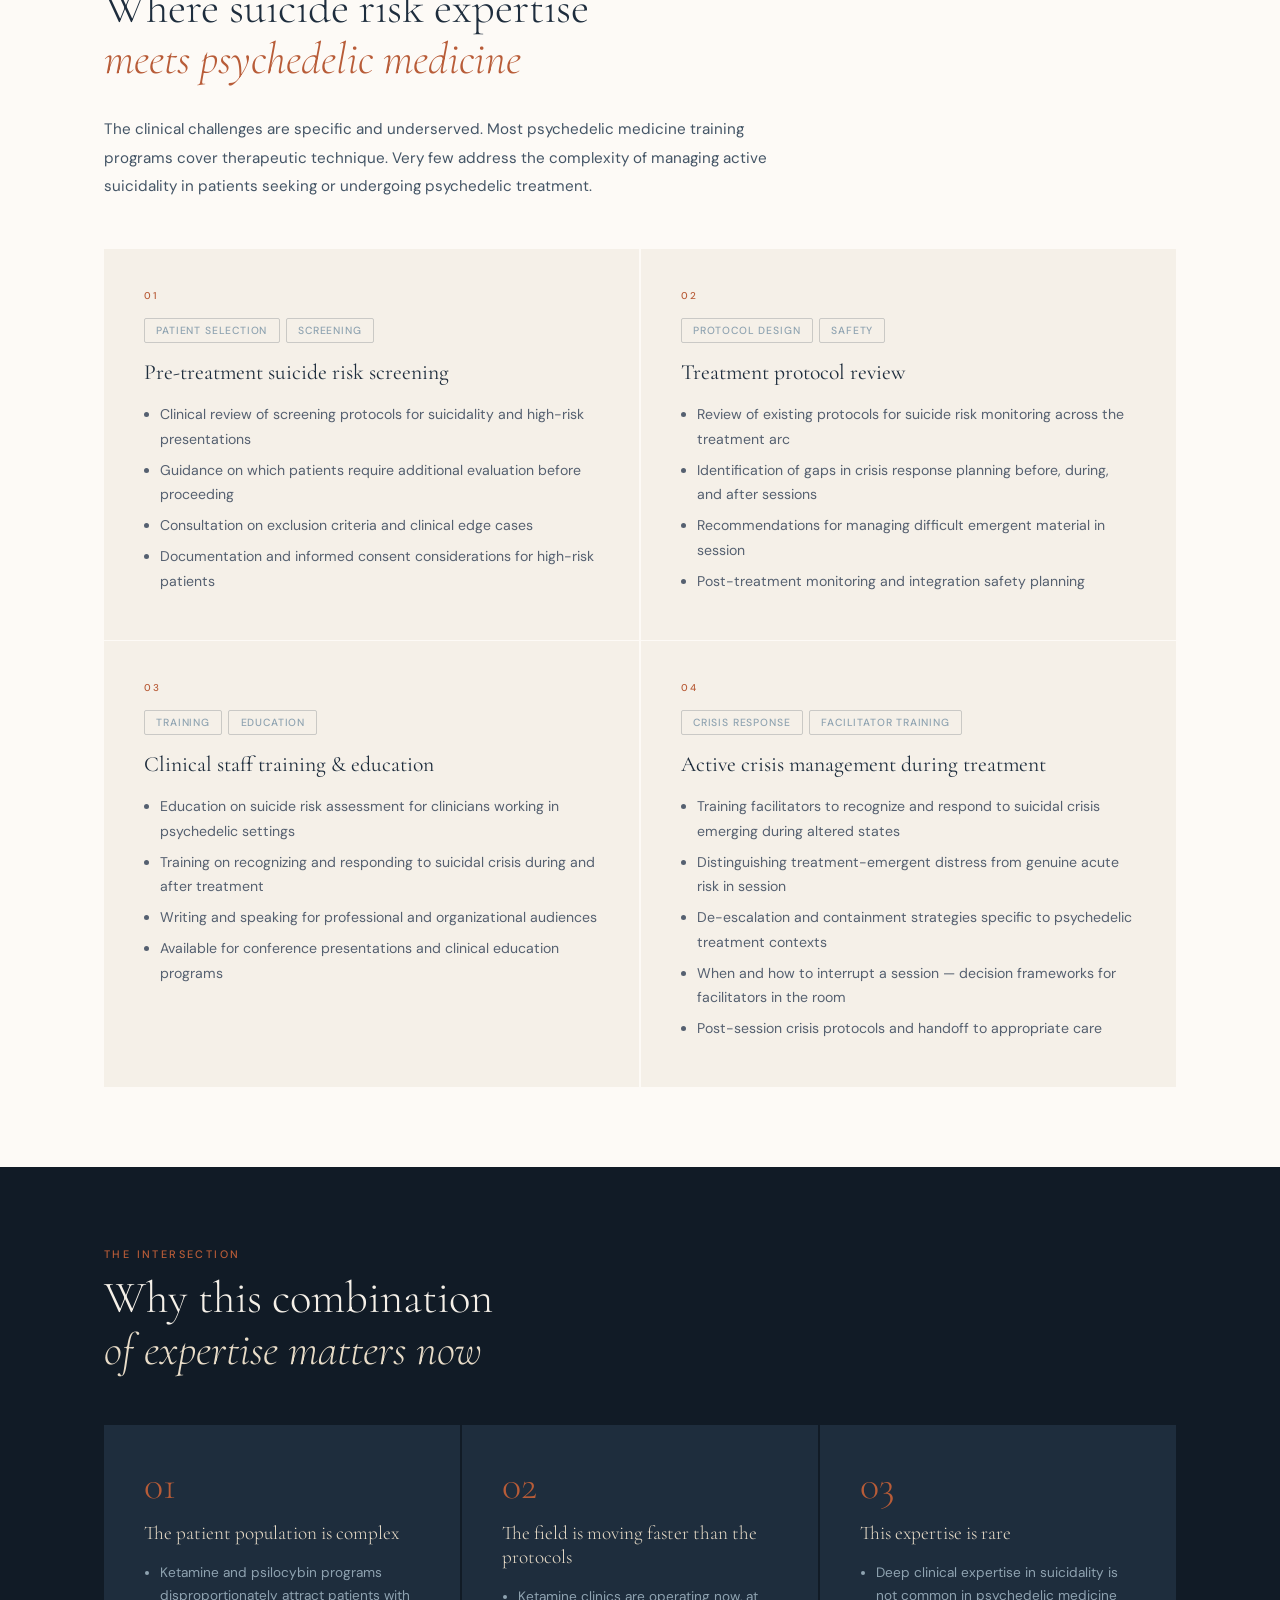
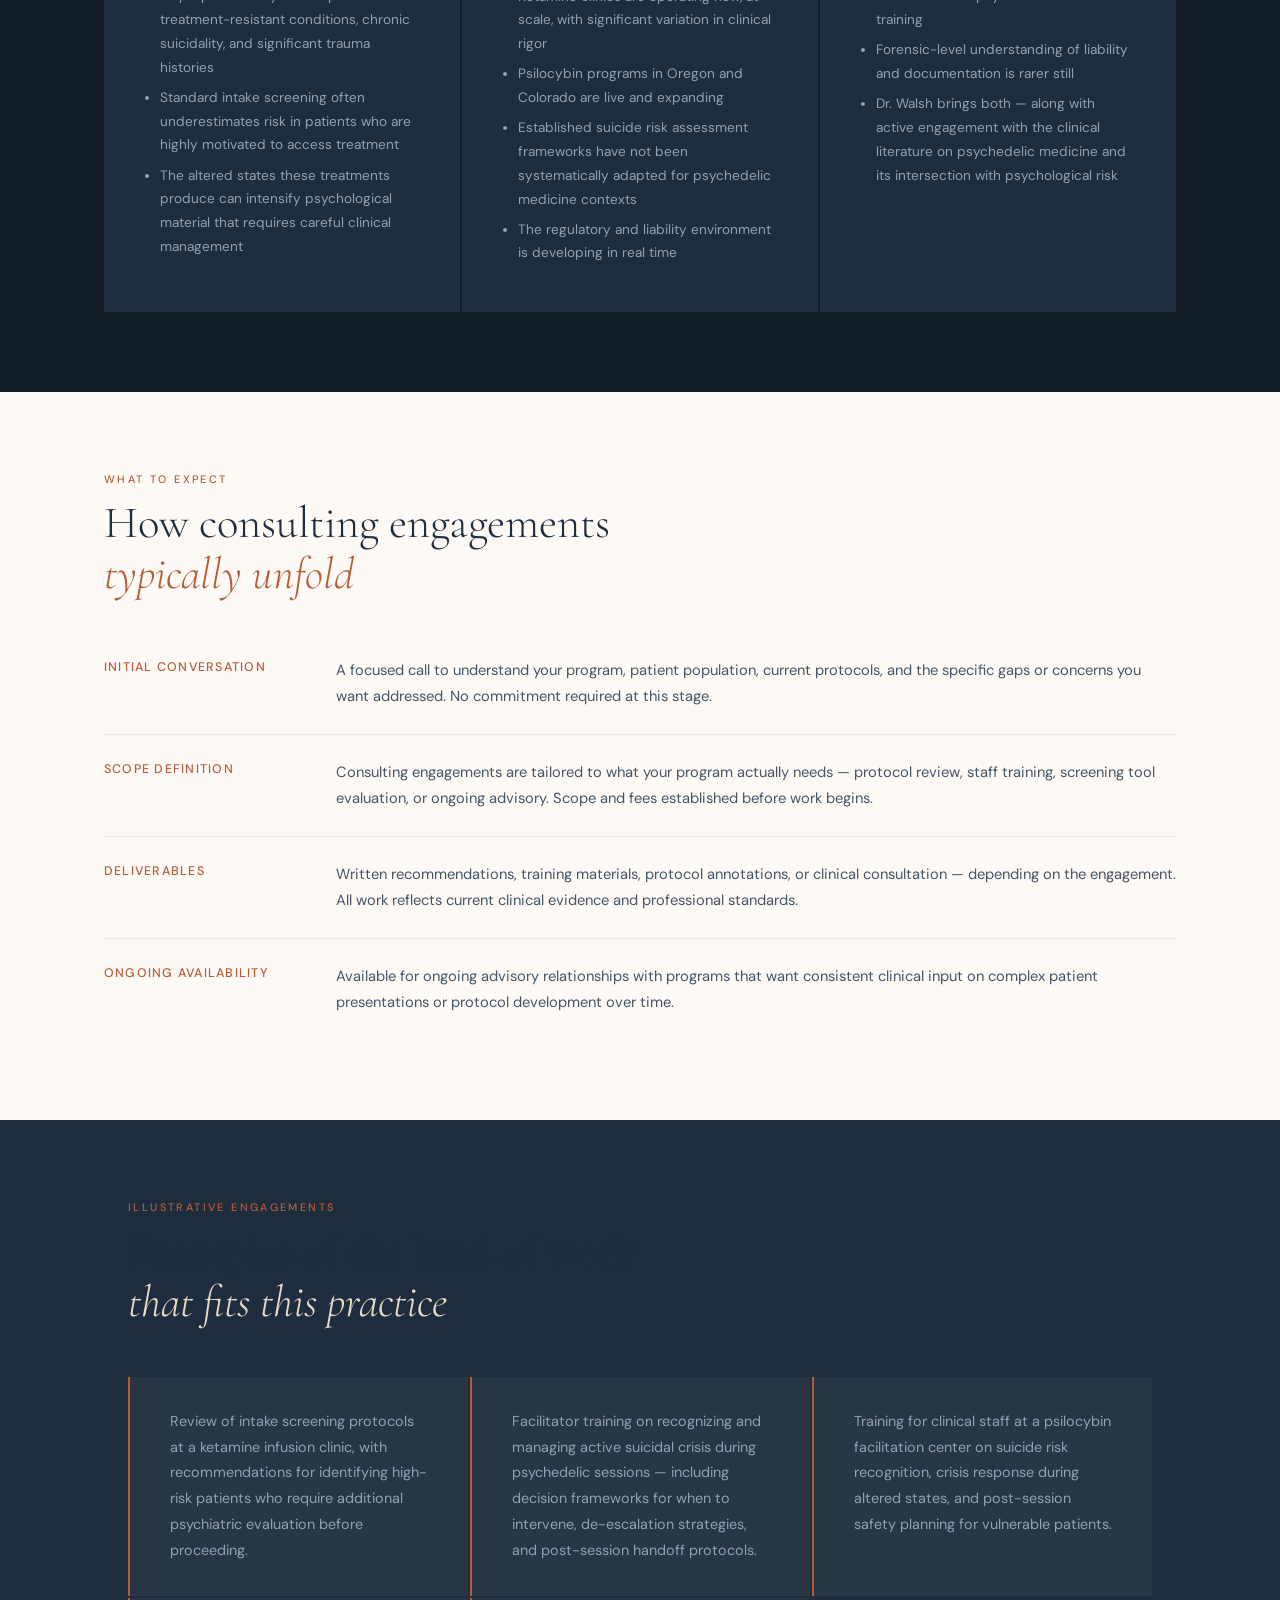
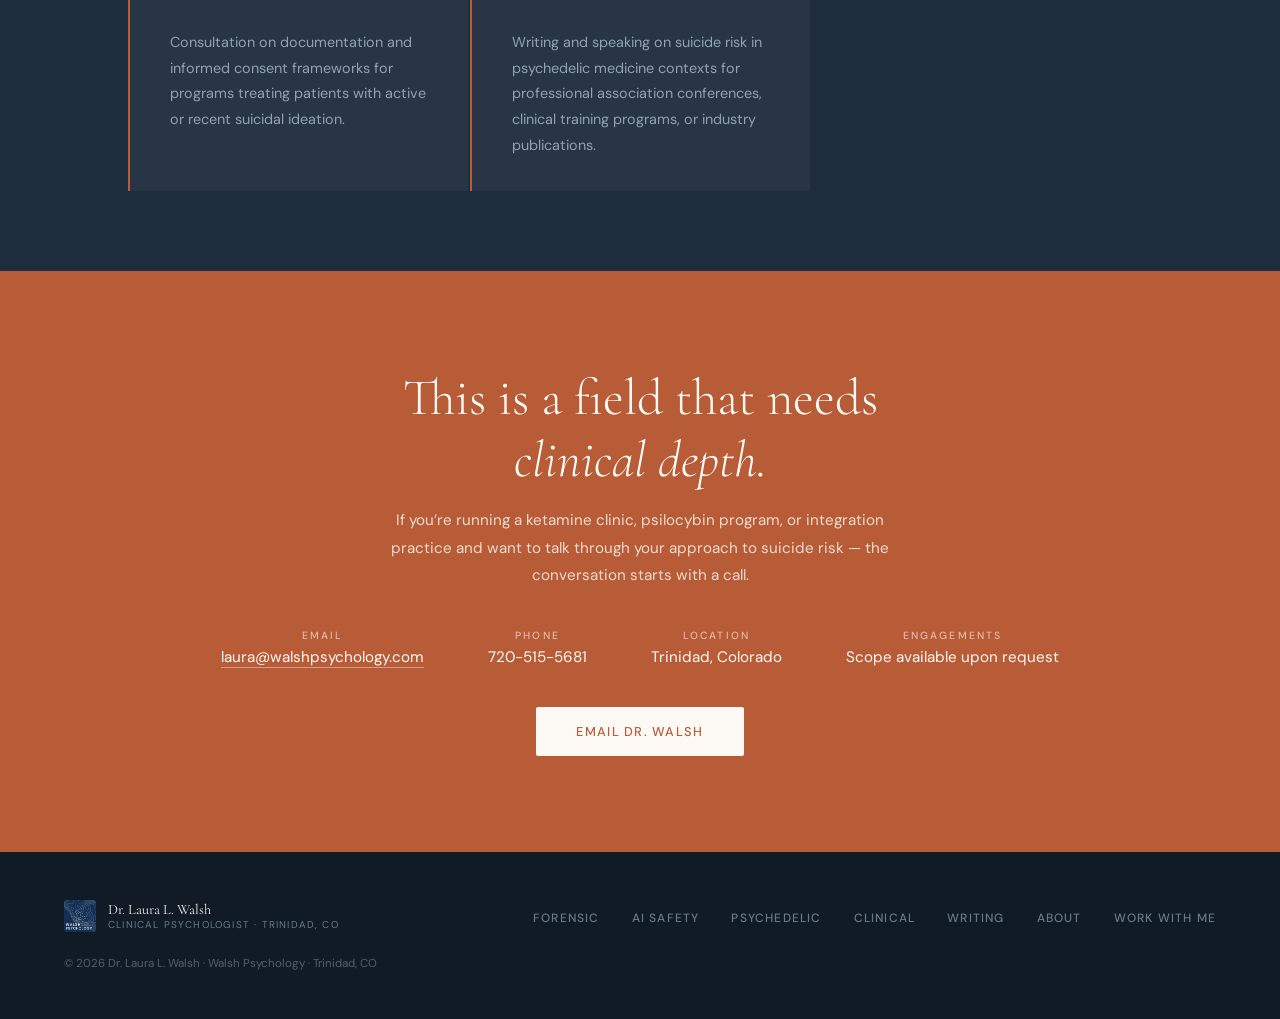
<file: psychedelic.html>
<!DOCTYPE html>
<html lang="en">
<head>
  <meta charset="UTF-8">
  <meta name="viewport" content="width=device-width, initial-scale=1.0">
  <meta name="theme-color" content="#1b2d4a">
  <meta name="robots" content="index, follow">
  <title>Psychedelic Medicine Consulting | Dr. Laura L. Walsh</title>
  <meta name="description" content="Suicide risk consulting for psychedelic medicine providers — ketamine clinics, psilocybin programs, and emerging treatment services. Dr. Laura L. Walsh, Licensed Clinical Psychologist.">
  <link rel="canonical" href="https://walshpsychology.com/psychedelic.html">
  <meta property="og:type" content="website">
  <meta property="og:url" content="https://walshpsychology.com/psychedelic.html">
  <meta property="og:title" content="Psychedelic Medicine Consulting | Dr. Laura L. Walsh">
  <meta property="og:description" content="Suicide risk consulting for ketamine clinics, psilocybin programs, and psychedelic medicine providers. Clinical expertise in patient selection, protocol review, and safety design.">
  <meta property="og:image" content="https://walshpsychology.com/laura_square_headshot.webp">
  <meta name="twitter:card" content="summary_large_image">
  <meta name="twitter:site" content="@walshpsychology">
  <meta name="twitter:title" content="Psychedelic Medicine Consulting | Dr. Laura L. Walsh">
  <meta name="twitter:description" content="Suicide risk consulting for psychedelic medicine providers. Clinical expertise at the intersection of emerging treatment and psychological safety.">
  <meta name="twitter:image" content="https://walshpsychology.com/laura_square_headshot.webp">
  <link rel="icon" type="image/svg+xml" href="favicon.svg">
  <link rel="icon" type="image/png" href="walsh_logo_final.png">
  <link rel="preconnect" href="https://fonts.googleapis.com">
  <link rel="preconnect" href="https://fonts.gstatic.com" crossorigin>
  <link href="https://fonts.googleapis.com/css2?family=Cormorant+Garamond:ital,wght@0,300;0,400;0,600;1,300;1,400&family=DM+Sans:wght@300;400;500&display=swap" rel="stylesheet">
  <link rel="stylesheet" href="styles.css">
  <style>
  .page-hero{min-height:52vh;background:#1b2d4a;display:flex;flex-direction:column;justify-content:flex-end;padding:10rem 4rem 5rem;position:relative;overflow:hidden}
  .page-hero::before{content:'';position:absolute;inset:0;background:radial-gradient(ellipse 70% 80% at 80% 40%,rgba(184,92,56,.12) 0%,transparent 65%)}
  .page-hero-content{position:relative;z-index:1;max-width:800px}
  .page-eyebrow{font-size:.72rem;font-weight:500;letter-spacing:.22em;text-transform:uppercase;color:var(--terra);margin-bottom:1.2rem}
  .page-title{font-family:var(--serif);font-size:clamp(2.8rem,5vw,5.5rem);font-weight:300;color:var(--cream);line-height:1.05;margin-bottom:1.5rem}
  .page-title em{font-style:italic;color:var(--sand)}
  .page-subtitle{font-family:var(--serif);font-size:1.2rem;font-weight:300;font-style:italic;color:var(--mist);max-width:580px;line-height:1.7}
  .overview-grid{display:grid;grid-template-columns:1.1fr 0.9fr;gap:5rem;align-items:start}
  .cards-grid{display:grid;grid-template-columns:repeat(2,1fr);gap:1.5px;margin-top:3rem}
  .card{background:var(--cream);padding:2.5rem;position:relative;overflow:hidden;transition:transform .25s ease}
  .card:hover{transform:translateY(-2px)}
  .card::after{content:'';position:absolute;bottom:0;left:0;right:0;height:2px;background:var(--terra);transform:scaleX(0);transform-origin:left;transition:transform .3s ease}
  .card:hover::after{transform:scaleX(1)}
  .card-number{font-size:.62rem;font-weight:500;letter-spacing:.2em;text-transform:uppercase;color:var(--terra);margin-bottom:1rem}
  .card h3{font-family:var(--serif);font-size:1.35rem;font-weight:400;color:var(--slate);margin-bottom:1rem;line-height:1.25}
  .card ul{padding-left:1rem}
  .card li{font-size:.88rem;line-height:1.75;color:#556070;margin-bottom:.4rem}
  .card-tags{display:flex;flex-wrap:wrap;gap:.4rem;margin-bottom:1rem}
  .tag{font-size:.65rem;font-weight:500;letter-spacing:.08em;text-transform:uppercase;padding:.3rem .7rem;border:1px solid rgba(30,45,61,.2);color:var(--mist);border-radius:2px}
  .dark-cards-grid{display:grid;grid-template-columns:repeat(3,1fr);gap:1.5px;margin-top:3rem}
  .dark-card{background:var(--slate);padding:2.5rem;color:var(--cream)}
  .dark-card-num{font-size:2.5rem;font-family:var(--serif);font-weight:300;color:var(--terra);margin-bottom:1rem;line-height:1}
  .dark-card h3{font-family:var(--serif);font-size:1.2rem;font-weight:300;color:var(--sand);margin-bottom:1rem}
  .dark-card li{font-size:.85rem;line-height:1.75;color:var(--mist);margin-bottom:.4rem}
  .dark-card ul{padding-left:1rem}
  .expect-list{list-style:none;padding:0;margin-top:2rem}
  .expect-list li{display:grid;grid-template-columns:200px 1fr;gap:2rem;padding:1.5rem 0;border-bottom:1px solid rgba(30,45,61,.08);align-items:start}
  .expect-list li:last-child{border-bottom:none}
  .expect-label{font-size:.78rem;font-weight:500;letter-spacing:.1em;text-transform:uppercase;color:var(--terra);padding-top:.15rem}
  .expect-body{font-size:.92rem;line-height:1.8;color:#445566}
  .examples-strip{background:var(--slate);padding:5rem 4rem}
  .examples-grid{display:grid;grid-template-columns:repeat(3,1fr);gap:1.5px;margin-top:3rem}
  .example-card{background:rgba(255,255,255,.04);padding:2rem 2.5rem;border-left:2px solid var(--terra)}
  .example-card p{font-size:.9rem;line-height:1.8;color:var(--mist)}
  .contact-cta{background:var(--terra);padding:6rem 4rem;text-align:center}
  .contact-cta h2{font-family:var(--serif);font-size:clamp(2rem,4vw,3.5rem);font-weight:300;color:var(--white);margin-bottom:1rem}
  .contact-cta h2 em{font-style:italic}
  .contact-cta p{font-size:.95rem;color:rgba(253,250,246,.8);margin-bottom:2.5rem;max-width:500px;margin-left:auto;margin-right:auto;line-height:1.8}
  .contact-details{display:flex;justify-content:center;gap:4rem;flex-wrap:wrap;margin-bottom:2.5rem}
  .contact-detail-label{font-size:.65rem;font-weight:500;letter-spacing:.2em;text-transform:uppercase;color:rgba(253,250,246,.6);margin-bottom:.3rem}
  .contact-detail-val{font-size:.95rem;color:var(--white)}
  .contact-detail-val a{color:var(--white);text-decoration:none;border-bottom:1px solid rgba(255,255,255,.4)}
  @media(max-width:900px){
    .page-hero{padding:8rem 1.5rem 4rem}
    .overview-grid{grid-template-columns:1fr;gap:2rem}
    .cards-grid{grid-template-columns:1fr}
    .dark-cards-grid{grid-template-columns:1fr}
    .examples-grid{grid-template-columns:1fr}
    .expect-list li{grid-template-columns:1fr;gap:.3rem}
    .examples-strip,.contact-cta{padding:4rem 1.5rem}
  }
  </style>

  <script type="application/ld+json">
{
  "@context": "https://schema.org",
  "@type": "ProfessionalService",
  "name": "Dr. Laura L. Walsh — Psychedelic Medicine Consulting",
  "description": "Suicide risk consulting for psychedelic medicine providers — ketamine clinics, psilocybin programs, and emerging treatment services.",
  "url": "https://walshpsychology.com/psychedelic.html",
  "provider": {
    "@type": "Person",
    "name": "Dr. Laura L. Walsh",
    "jobTitle": "Licensed Clinical Psychologist",
    "url": "https://walshpsychology.com/"
  },
  "serviceType": ["Psychedelic Medicine Consulting", "Suicide Risk Assessment", "Clinical Protocol Review"]
}
  </script>
</head>
<body>
<nav aria-label="Main navigation">
  <a href="index.html" class="nav-logo">
    <img src="walsh_logo_final.png" alt="Walsh Psychology" width="38" height="38" style="height:38px;width:38px;object-fit:cover;border-radius:3px;">
    <div class="nav-logo-text">Dr. Laura L. Walsh<span>Clinical Psychologist</span></div>
  </a>
  <ul class="nav-links">
    <li><a href="forensic.html">Forensic</a></li>
    <li><a href="ai.html">AI Safety</a></li>
    <li><a href="psychedelic.html" class="active">Psychedelic</a></li>
    <li><a href="therapy.html">Clinical</a></li>
    <li><a href="writing.html">Writing</a></li>
    <li><a href="about.html">About</a></li>
    <li><a href="work-with-me.html" class="nav-cta">Work With Me</a></li>
  </ul>
  <button class="nav-hamburger" id="hamburgerBtn" onclick="toggleMobileMenu()" aria-label="Open navigation menu" aria-expanded="false" aria-controls="mobileMenu"><span></span><span></span><span></span></button>
</nav>
<main>
<div class="mobile-menu" id="mobileMenu" role="dialog" aria-modal="true" aria-label="Navigation menu">
  <a href="forensic.html" onclick="closeMobileMenu()">Forensic</a>
  <a href="ai.html" onclick="closeMobileMenu()">AI Safety</a>
  <a href="psychedelic.html" onclick="closeMobileMenu()">Psychedelic</a>
  <a href="therapy.html" onclick="closeMobileMenu()">Clinical</a>
  <a href="writing.html" onclick="closeMobileMenu()">Writing</a>
  <a href="about.html" onclick="closeMobileMenu()">About</a>
  <a href="work-with-me.html" class="mobile-cta" onclick="closeMobileMenu()">Work With Me</a>
</div>
<script src="nav.js"></script>

<section class="page-hero">
  <div class="topo-bg" aria-hidden="true"></div>
  <div class="page-hero-content">
    <p class="page-eyebrow">Psychedelic Medicine &nbsp;&middot;&nbsp; Suicide Risk &nbsp;&middot;&nbsp; Clinical Consulting</p>
    <h1 class="page-title">Psychedelic medicine opens doors.<br><em>Some patients should not walk through them alone.</em></h1>
    <p class="page-subtitle">Ketamine clinics and psilocybin programs are treating some of the most psychologically complex patients in clinical practice. Suicide risk expertise is not optional in that context &mdash; it is foundational.</p>
  </div>
</section>

<div class="breadcrumb"><a href="index.html">Home</a><span class="breadcrumb-sep">&middot;</span><span>Psychedelic Medicine</span></div>

<div class="content-wrap">
  <section class="section" id="overview">
    <div class="overview-grid">
      <div class="overview-left">
        <span class="section-label">The Clinical Problem</span>
        <h2 class="section-title">Psychedelic medicine attracts<br><em>high-risk patients by design.</em></h2>
        <p class="section-body">Treatment-resistant depression. Chronic suicidality. Trauma that hasn&rsquo;t responded to anything else. These are exactly the populations that psychedelic-assisted therapies are being developed to serve &mdash; and exactly the populations that require the most rigorous suicide risk assessment and monitoring.</p>
        <p class="section-body">Ketamine clinics, psilocybin programs, and integration practices are operating at the frontier of this field, often without established protocols for evaluating and managing suicide risk before, during, and after treatment. The liability exposure is real. More importantly, so is the clinical need.</p>
        <p class="section-body">Dr. Walsh consults with psychedelic medicine providers on the specific suicide risk challenges their patient populations present &mdash; bringing 20 years of clinical expertise in suicidality, crisis assessment, and complex adult psychopathology to a field that needs it.</p>
      </div>
      <div>
        <div class="card" style="background:var(--slate);color:var(--cream);">
          <div class="card-number" style="color:var(--terra);">Modalities</div>
          <h3 style="color:var(--sand);font-size:1.1rem;margin-bottom:1.5rem;">Current Consulting Areas</h3>
          <ul style="list-style:none;padding:0;">
            <li style="font-size:.87rem;color:var(--mist);padding:.6rem 0;border-bottom:1px solid rgba(255,255,255,.07);">Ketamine &mdash; legal, clinical settings</li>
            <li style="font-size:.87rem;color:var(--mist);padding:.6rem 0;border-bottom:1px solid rgba(255,255,255,.07);">Psilocybin &mdash; Oregon &amp; Colorado programs</li>
            <li style="font-size:.87rem;color:var(--mist);padding:.6rem 0;border-bottom:1px solid rgba(255,255,255,.07);">Psychedelic integration &mdash; substance-agnostic</li>
            <li style="font-size:.87rem;color:var(--mist);padding:.6rem 0;">Writing &amp; education on psychedelic medicine</li>
          </ul>
          <a href="mailto:laura@walshpsychology.com?subject=Psychedelic%20Medicine%20Consulting%20Inquiry" style="display:inline-block;margin-top:1.5rem;font-size:.75rem;font-weight:500;letter-spacing:.12em;text-transform:uppercase;color:var(--terra);text-decoration:none;border-bottom:1px solid var(--terra);padding-bottom:2px;">Discuss a consulting engagement &rarr;</a>
        </div>
      </div>
    </div>
  </section>

  <section class="section" id="expertise">
    <span class="section-label">Areas of Focus</span>
    <h2 class="section-title">Where suicide risk expertise<br><em>meets psychedelic medicine</em></h2>
    <p class="section-body">The clinical challenges are specific and underserved. Most psychedelic medicine training programs cover therapeutic technique. Very few address the complexity of managing active suicidality in patients seeking or undergoing psychedelic treatment.</p>
    <div class="cards-grid">
      <div class="card">
        <div class="card-number">01</div>
        <div class="card-tags"><span class="tag">Patient Selection</span><span class="tag">Screening</span></div>
        <h3>Pre-treatment suicide risk screening</h3>
        <ul>
          <li>Clinical review of screening protocols for suicidality and high-risk presentations</li>
          <li>Guidance on which patients require additional evaluation before proceeding</li>
          <li>Consultation on exclusion criteria and clinical edge cases</li>
          <li>Documentation and informed consent considerations for high-risk patients</li>
        </ul>
      </div>
      <div class="card">
        <div class="card-number">02</div>
        <div class="card-tags"><span class="tag">Protocol Design</span><span class="tag">Safety</span></div>
        <h3>Treatment protocol review</h3>
        <ul>
          <li>Review of existing protocols for suicide risk monitoring across the treatment arc</li>
          <li>Identification of gaps in crisis response planning before, during, and after sessions</li>
          <li>Recommendations for managing difficult emergent material in session</li>
          <li>Post-treatment monitoring and integration safety planning</li>
        </ul>
      </div>
      <div class="card">
        <div class="card-number">03</div>
        <div class="card-tags"><span class="tag">Training</span><span class="tag">Education</span></div>
        <h3>Clinical staff training &amp; education</h3>
        <ul>
          <li>Education on suicide risk assessment for clinicians working in psychedelic settings</li>
          <li>Training on recognizing and responding to suicidal crisis during and after treatment</li>
          <li>Writing and speaking for professional and organizational audiences</li>
          <li>Available for conference presentations and clinical education programs</li>
        </ul>
      </div>
      <div class="card">
        <div class="card-number">04</div>
        <div class="card-tags"><span class="tag">Crisis Response</span><span class="tag">Facilitator Training</span></div>
        <h3>Active crisis management during treatment</h3>
        <ul>
          <li>Training facilitators to recognize and respond to suicidal crisis emerging during altered states</li>
          <li>Distinguishing treatment-emergent distress from genuine acute risk in session</li>
          <li>De-escalation and containment strategies specific to psychedelic treatment contexts</li>
          <li>When and how to interrupt a session &mdash; decision frameworks for facilitators in the room</li>
          <li>Post-session crisis protocols and handoff to appropriate care</li>
        </ul>
      </div>
    </div>
  </section>
</div>

<section style="background:var(--deep);padding:5rem 0;" id="why">
  <div class="content-wrap">
    <span class="section-label" style="color:var(--terra);">The Intersection</span>
    <h2 class="section-title" style="color:var(--cream);">Why this combination<br><em style="color:var(--sand);">of expertise matters now</em></h2>
    <div class="dark-cards-grid">
      <div class="dark-card">
        <div class="dark-card-num">01</div>
        <h3>The patient population is complex</h3>
        <ul>
          <li>Ketamine and psilocybin programs disproportionately attract patients with treatment-resistant conditions, chronic suicidality, and significant trauma histories</li>
          <li>Standard intake screening often underestimates risk in patients who are highly motivated to access treatment</li>
          <li>The altered states these treatments produce can intensify psychological material that requires careful clinical management</li>
        </ul>
      </div>
      <div class="dark-card">
        <div class="dark-card-num">02</div>
        <h3>The field is moving faster than the protocols</h3>
        <ul>
          <li>Ketamine clinics are operating now, at scale, with significant variation in clinical rigor</li>
          <li>Psilocybin programs in Oregon and Colorado are live and expanding</li>
          <li>Established suicide risk assessment frameworks have not been systematically adapted for psychedelic medicine contexts</li>
          <li>The regulatory and liability environment is developing in real time</li>
        </ul>
      </div>
      <div class="dark-card">
        <div class="dark-card-num">03</div>
        <h3>This expertise is rare</h3>
        <ul>
          <li>Deep clinical expertise in suicidality is not common in psychedelic medicine training</li>
          <li>Forensic-level understanding of liability and documentation is rarer still</li>
          <li>Dr. Walsh brings both &mdash; along with active engagement with the clinical literature on psychedelic medicine and its intersection with psychological risk</li>
        </ul>
      </div>
    </div>
  </div>
</section>

<div class="content-wrap">
  <section class="section" id="approach">
    <span class="section-label">What to Expect</span>
    <h2 class="section-title">How consulting engagements<br><em>typically unfold</em></h2>
    <ul class="expect-list">
      <li><span class="expect-label">Initial conversation</span><span class="expect-body">A focused call to understand your program, patient population, current protocols, and the specific gaps or concerns you want addressed. No commitment required at this stage.</span></li>
      <li><span class="expect-label">Scope definition</span><span class="expect-body">Consulting engagements are tailored to what your program actually needs &mdash; protocol review, staff training, screening tool evaluation, or ongoing advisory. Scope and fees established before work begins.</span></li>
      <li><span class="expect-label">Deliverables</span><span class="expect-body">Written recommendations, training materials, protocol annotations, or clinical consultation &mdash; depending on the engagement. All work reflects current clinical evidence and professional standards.</span></li>
      <li><span class="expect-label">Ongoing availability</span><span class="expect-body">Available for ongoing advisory relationships with programs that want consistent clinical input on complex patient presentations or protocol development over time.</span></li>
    </ul>
  </section>
</div>

<section class="examples-strip" id="examples">
  <div class="content-wrap">
    <span class="section-label">Illustrative Engagements</span>
    <h2 class="section-title">Examples of the kind of work<br><em style="color:var(--sand);">that fits this practice</em></h2>
    <div class="examples-grid">
      <div class="example-card"><p>Review of intake screening protocols at a ketamine infusion clinic, with recommendations for identifying high-risk patients who require additional psychiatric evaluation before proceeding.</p></div>
      <div class="example-card"><p>Facilitator training on recognizing and managing active suicidal crisis during psychedelic sessions &mdash; including decision frameworks for when to intervene, de-escalation strategies, and post-session handoff protocols.</p></div>
      <div class="example-card"><p>Training for clinical staff at a psilocybin facilitation center on suicide risk recognition, crisis response during altered states, and post-session safety planning for vulnerable patients.</p></div>
      <div class="example-card"><p>Consultation on documentation and informed consent frameworks for programs treating patients with active or recent suicidal ideation.</p></div>
      <div class="example-card"><p>Writing and speaking on suicide risk in psychedelic medicine contexts for professional association conferences, clinical training programs, or industry publications.</p></div>
    </div>
  </div>
</section>

<section class="contact-cta">
  <h2>This is a field that needs<br><em>clinical depth.</em></h2>
  <p>If you&rsquo;re running a ketamine clinic, psilocybin program, or integration practice and want to talk through your approach to suicide risk &mdash; the conversation starts with a call.</p>
  <div class="contact-details">
    <div><div class="contact-detail-label">Email</div><div class="contact-detail-val"><a href="mailto:laura@walshpsychology.com">laura@walshpsychology.com</a></div></div>
    <div><div class="contact-detail-label">Phone</div><div class="contact-detail-val">720-515-5681</div></div>
    <div><div class="contact-detail-label">Location</div><div class="contact-detail-val">Trinidad, Colorado</div></div>
    <div><div class="contact-detail-label">Engagements</div><div class="contact-detail-val">Scope available upon request</div></div>
  </div>
  <a href="mailto:laura@walshpsychology.com?subject=Psychedelic%20Medicine%20Consulting%20Inquiry" class="btn-white" aria-label="Email Dr. Walsh about psychedelic medicine consulting">Email Dr. Walsh</a>
</section>

</main>
<footer>
  <div class="footer-logo">
    <img src="walsh_logo_final.png" alt="Walsh Psychology" width="32" height="32" style="height:32px;width:32px;object-fit:cover;border-radius:3px;opacity:.8;">
    <div class="footer-logo-text">Dr. Laura L. Walsh<span>Clinical Psychologist &middot; Trinidad, CO</span></div>
  </div>
  <nav aria-label="Footer navigation">
    <ul class="footer-nav">
      <li><a href="forensic.html">Forensic</a></li>
      <li><a href="ai.html">AI Safety</a></li>
      <li><a href="psychedelic.html">Psychedelic</a></li>
      <li><a href="therapy.html">Clinical</a></li>
      <li><a href="writing.html">Writing</a></li>
      <li><a href="about.html">About</a></li>
      <li><a href="work-with-me.html">Work With Me</a></li>
    </ul>
  </nav>
  <p class="footer-copy">&copy; 2026 Dr. Laura L. Walsh &middot; Walsh Psychology &middot; Trinidad, CO</p>
</footer>
</body>
</html>
</file>
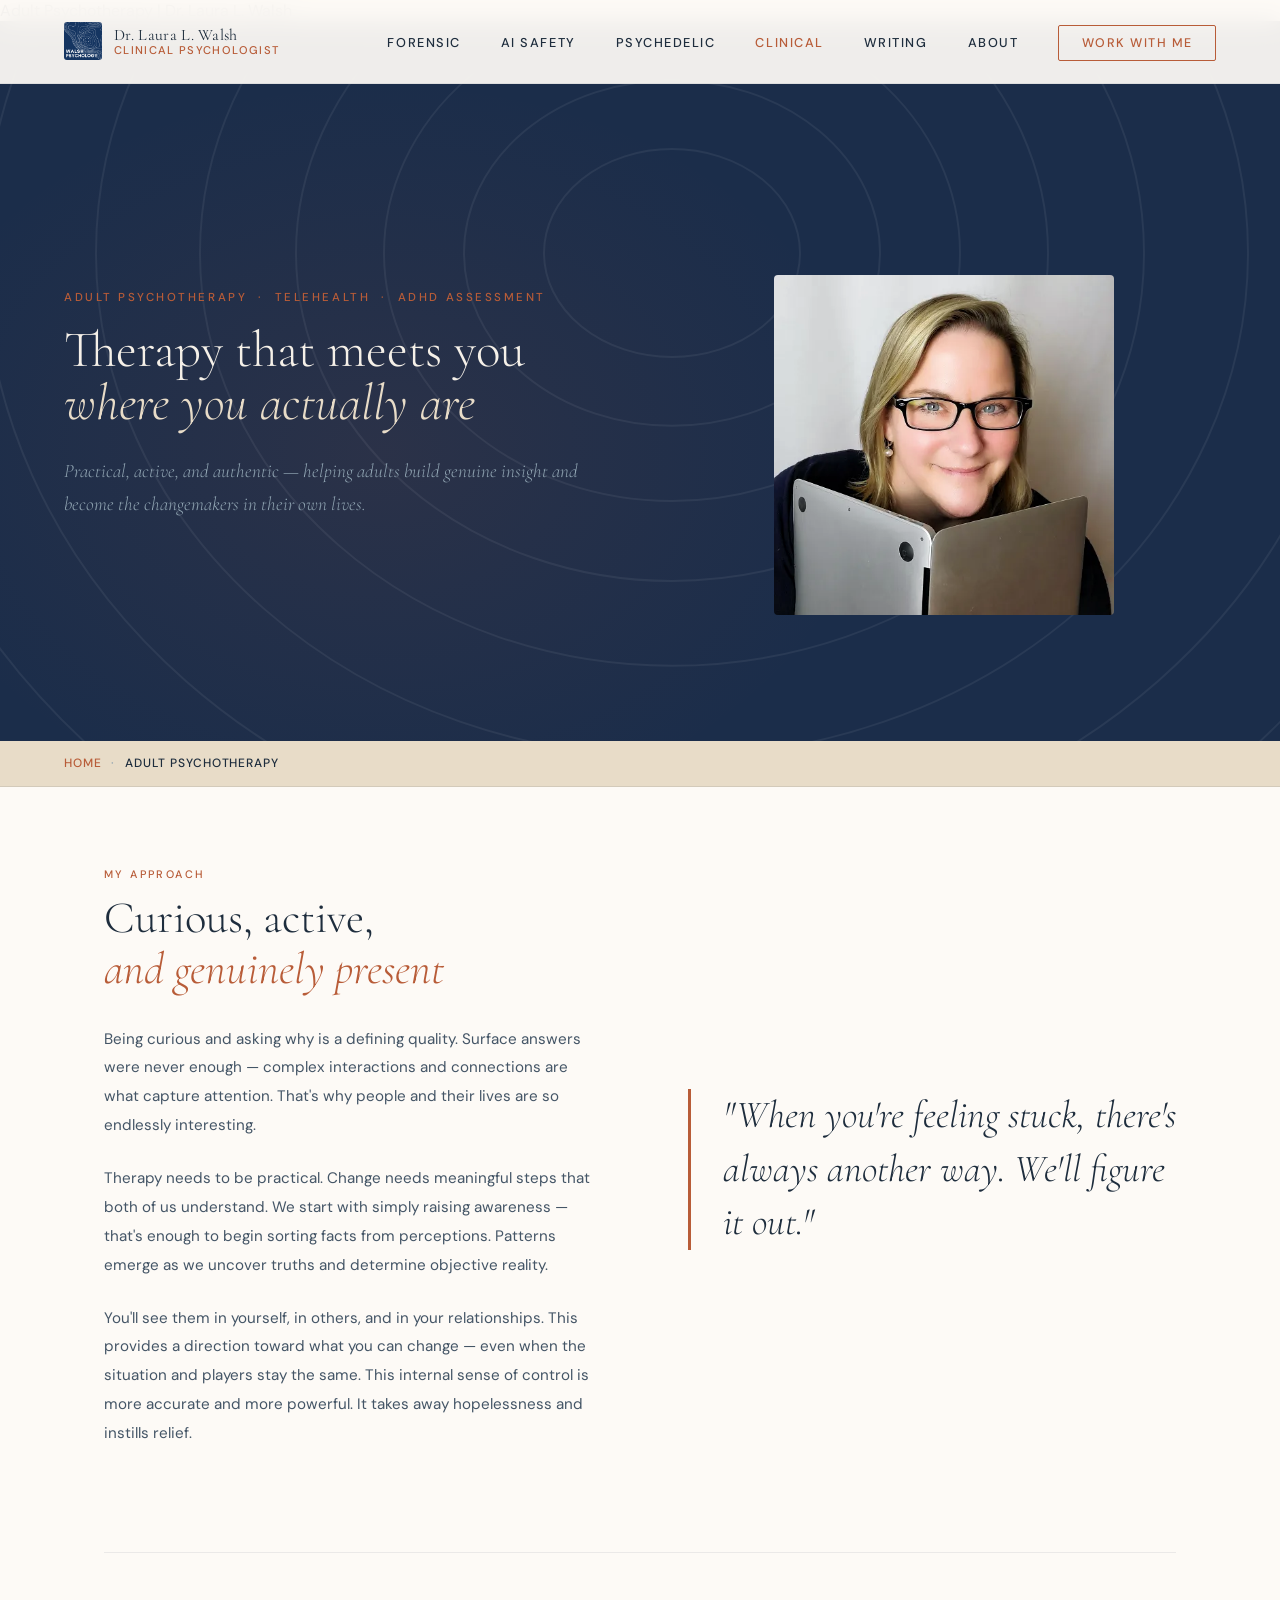
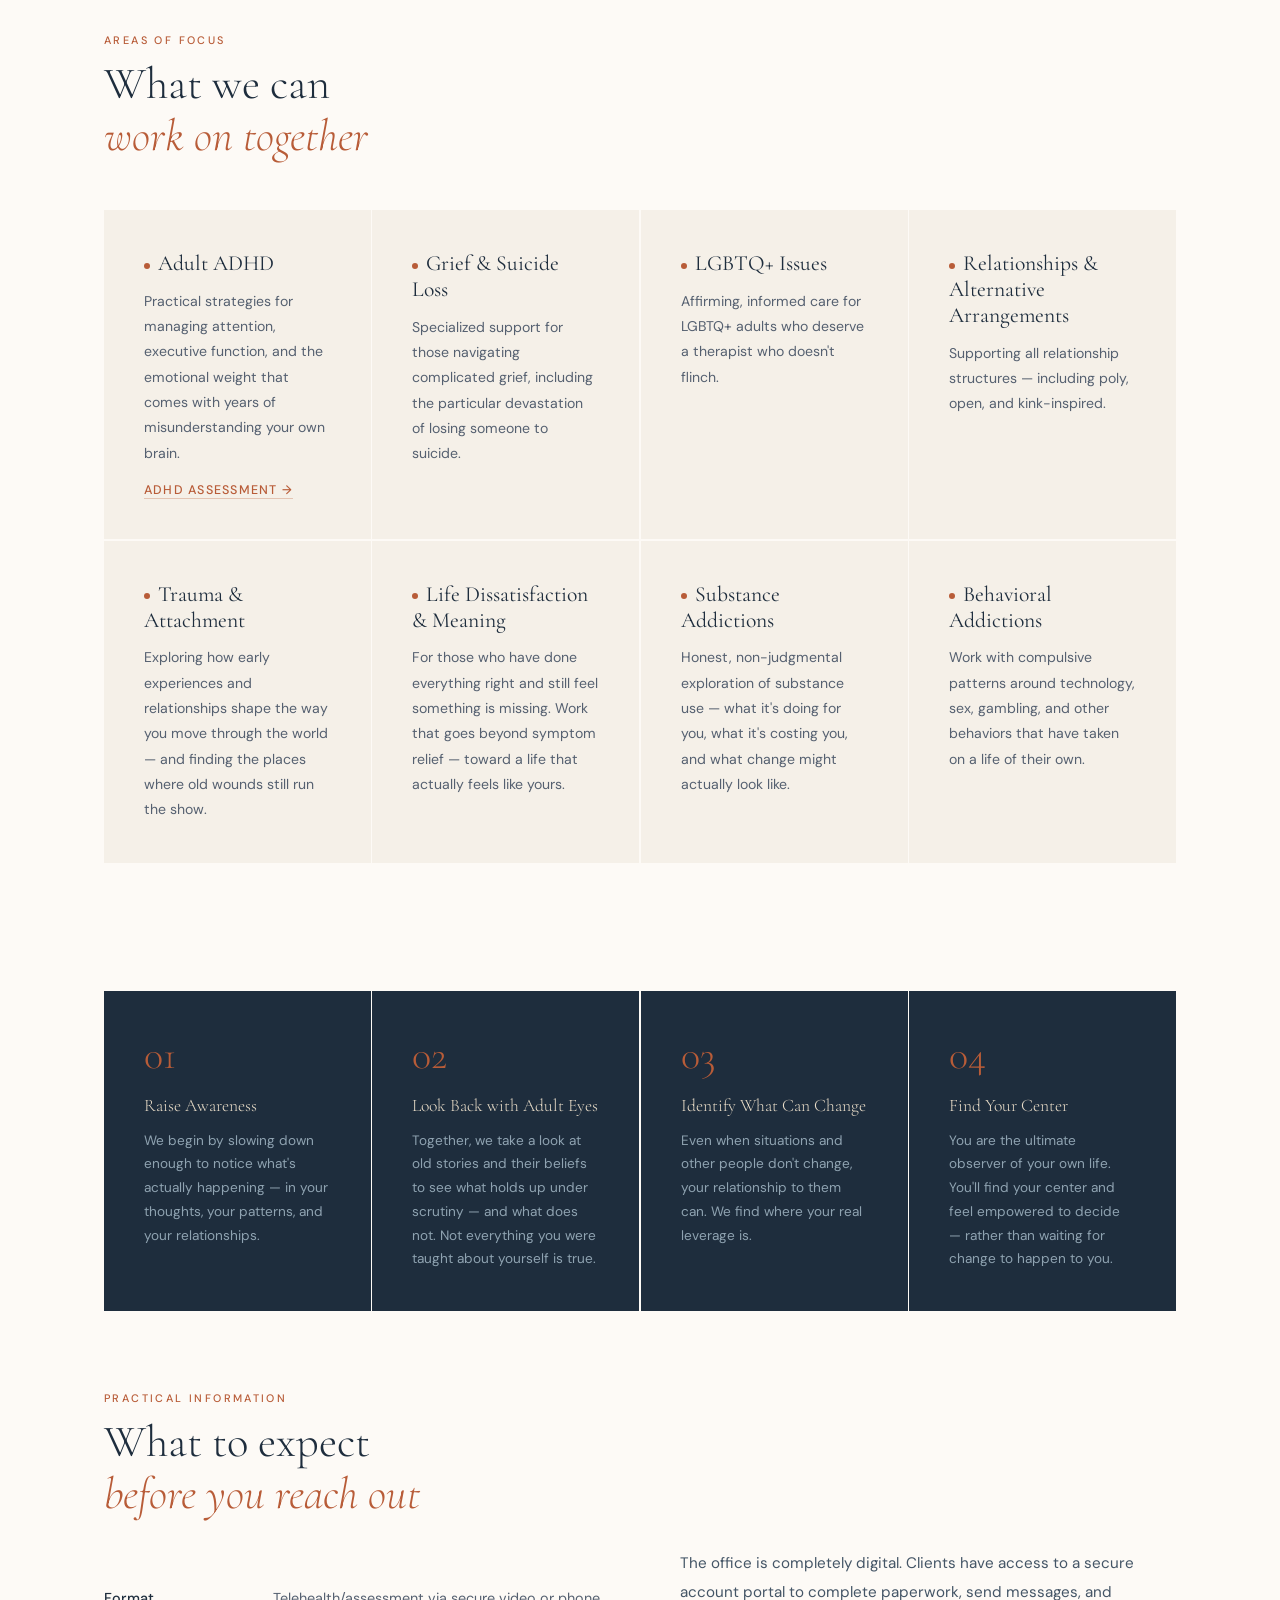
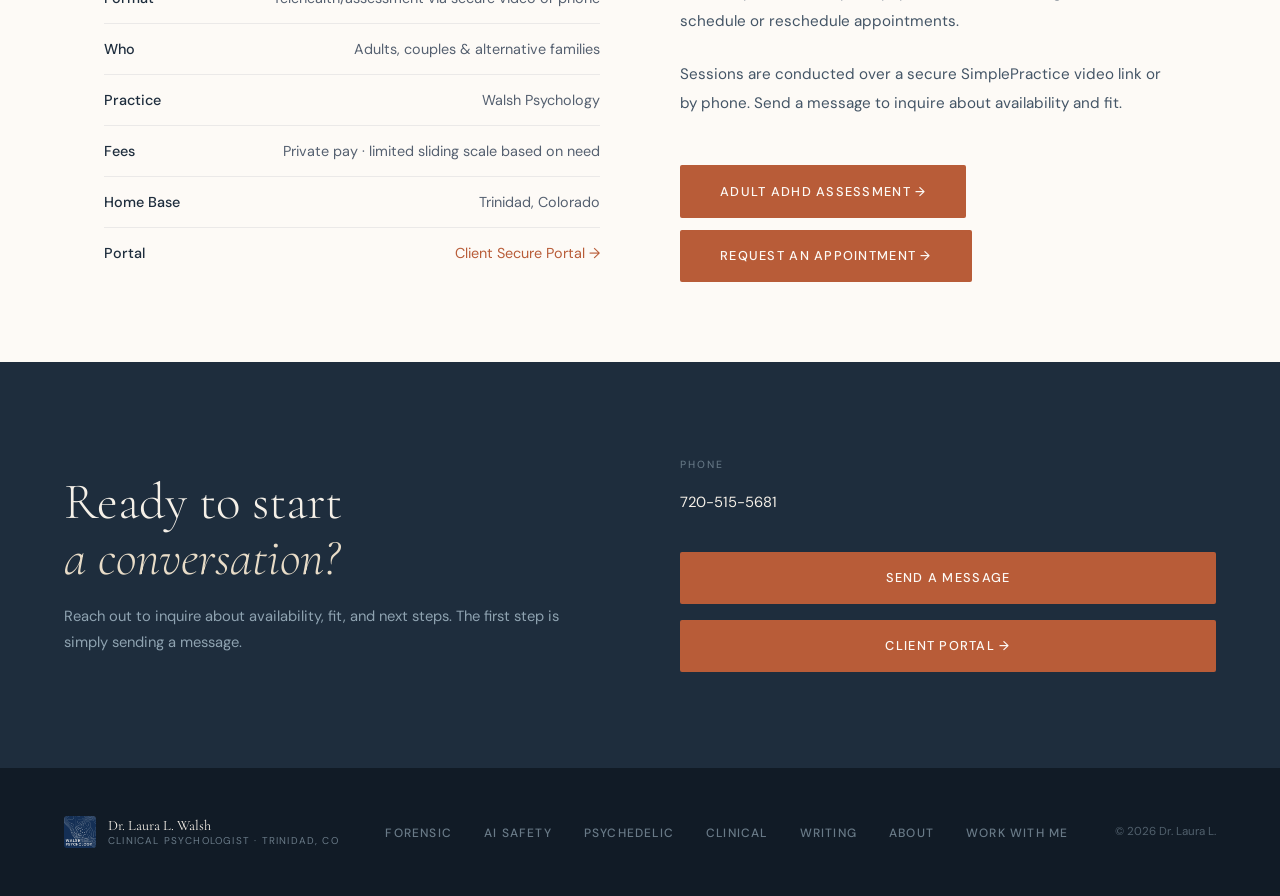
<file: therapy.html>
<!DOCTYPE html>
<html lang="en">
<head>
  <meta charset="UTF-8">
  <meta name="viewport" content="width=device-width, initial-scale=1.0">
  <meta name="theme-color" content="#1b2d4a">
  <meta name="robots" content="index, follow"
  <title>Adult Psychotherapy | Dr. Laura L. Walsh</title>
  <meta name="description" content="Adult psychotherapy via telehealth with Dr. Laura L. Walsh &mdash; licensed clinical psychologist. Specializing in ADHD, grief, LGBTQ+ issues, trauma, addiction, and relationship concerns.">
  <link rel="canonical" href="https://walshpsychology.com/therapy.html">
  <meta property="og:type" content="website">
  <meta property="og:url" content="https://walshpsychology.com/therapy.html">
  <meta property="og:title" content="Adult Psychotherapy | Dr. Laura L. Walsh">
  <meta property="og:description" content="Boutique telehealth psychotherapy for adults. ADHD, grief, LGBTQ+ issues, trauma, relationships, and addiction &mdash; practical, active, authentic therapy.">
  <meta property="og:image" content="https://walshpsychology.com/laura_square_headshot.webp">
  <meta name="twitter:card" content="summary_large_image">
  <meta name="twitter:site" content="@walshpsychology">
  <meta name="twitter:title" content="Adult Psychotherapy | Dr. Laura L. Walsh">
  <meta name="twitter:description" content="Telehealth psychotherapy for adults. ADHD, grief, LGBTQ+, trauma, addiction. Practical and authentic therapy.">
  <meta name="twitter:image" content="https://walshpsychology.com/laura_square_headshot.webp">
  <link rel="icon" type="image/svg+xml" href="favicon.svg">
  <link rel="icon" type="image/png" href="walsh_logo_final.png">
  <link rel="preconnect" href="https://fonts.googleapis.com">
  <link rel="preconnect" href="https://fonts.gstatic.com" crossorigin>
  <link href="https://fonts.googleapis.com/css2?family=Cormorant+Garamond:ital,wght@0,300;0,400;0,600;1,300;1,400&family=DM+Sans:wght@300;400;500&display=swap" rel="stylesheet">
  <link rel="stylesheet" href="styles.css">
  <style>
  .page-hero{min-height:80vh;background:#1b2d4a;display:grid;grid-template-columns:1.1fr 0.9fr;align-items:center;position:relative;overflow:hidden;padding-top:8rem}
  .page-hero::before{content:'';position:absolute;inset:0;background:radial-gradient(ellipse 60% 80% at 30% 60%,rgba(184,92,56,.10) 0%,transparent 65%)}
  .hero-text{padding:0 4rem 5rem;position:relative;z-index:1}
  .page-eyebrow{font-size:.72rem;font-weight:500;letter-spacing:.22em;text-transform:uppercase;color:var(--terra);margin-bottom:1.2rem}
  .page-title{font-family:var(--serif);font-size:clamp(2rem,4vw,5.5rem);font-weight:300;color:var(--cream);line-height:1.05;margin-bottom:1.5rem}
  .page-title em{font-style:italic;color:var(--sand)}
  .page-subtitle{font-family:var(--serif);font-size:1.2rem;font-weight:300;font-style:italic;color:var(--mist);max-width:520px;line-height:1.7}
  .hero-photo{position:relative;z-index:1;display:flex;align-items:center;justify-content:center;padding:3rem 4rem 3rem 0;margin-left:-2rem}
  .hero-photo img{width:100%;max-width:340px;height:auto;border-radius:4px;display:block;filter:grayscale(15%) contrast(1.02)}
  .philosophy-grid{display:grid;grid-template-columns:1fr 1fr;gap:6rem;align-items:center}
  .philosophy-quote{font-family:var(--serif);font-size:clamp(1.6rem,3vw,2.4rem);font-weight:300;font-style:italic;color:var(--slate);line-height:1.4;border-left:3px solid var(--terra);padding-left:2rem}
  .spec-grid{display:grid;grid-template-columns:repeat(4,1fr);gap:1.5px;margin-top:3rem}
  .spec-card{background:var(--cream);padding:2.5rem}
  .spec-card h3{font-family:var(--serif);font-size:1.35rem;font-weight:400;color:var(--slate);margin-bottom:.8rem}
  .spec-card p{font-size:.88rem;line-height:1.8;color:#556070}
  .spec-dot{display:inline-block;width:6px;height:6px;border-radius:50%;background:var(--terra);margin-right:.5rem;vertical-align:middle}
  .how-grid{display:grid;grid-template-columns:repeat(4,1fr);gap:1.5px;margin-top:3rem}
  .how-card{background:var(--slate);padding:2.5rem}
  .how-num{font-size:2.5rem;font-family:var(--serif);font-weight:300;color:var(--terra);margin-bottom:1rem}
  .how-card h3{font-family:var(--serif);font-size:1.1rem;font-weight:300;color:var(--sand);margin-bottom:.8rem}
  .how-card p{font-size:.85rem;line-height:1.75;color:var(--mist)}
  .read-list{display:grid;grid-template-columns:repeat(3,1fr);gap:0;margin-top:2rem}
  .read-item{display:flex;align-items:center;gap:.75rem;font-size:.88rem;color:#556070;padding:.85rem 0;border-bottom:1px solid rgba(30,45,61,.08)}
  .practical-grid{display:grid;grid-template-columns:1fr 1fr;gap:5rem;align-items:start}
  .info-list{list-style:none;padding:0;margin-top:1.5rem}
  .info-list li{display:flex;justify-content:space-between;padding:1rem 0;border-bottom:1px solid rgba(30,45,61,.08);font-size:.9rem}
  .info-list li:last-child{border-bottom:none}
  .info-key{font-weight:500;color:var(--slate)}
  .info-val{color:#556070;text-align:right}
  .contact-cta{background:var(--slate);padding:6rem 4rem;display:grid;grid-template-columns:1fr 1fr;gap:5rem;align-items:center}
  .cta-left h2{font-family:var(--serif);font-size:clamp(2rem,4vw,3.5rem);font-weight:300;color:var(--cream);line-height:1.1;margin-bottom:1rem}
  .cta-left h2 em{font-style:italic;color:var(--sand)}
  .cta-left p{font-size:.92rem;color:var(--mist);line-height:1.8}
  .cta-right{display:flex;flex-direction:column;gap:1rem}
  .contact-detail-label{font-size:.65rem;font-weight:500;letter-spacing:.2em;text-transform:uppercase;color:rgba(143,163,177,.6);margin-bottom:.3rem}
  .contact-detail-val{font-size:.92rem;color:var(--cream);margin-bottom:1.5rem}
  .contact-detail-val a{color:var(--sand);text-decoration:none;border-bottom:1px solid rgba(232,220,200,.3)}
  @media(max-width:900px){.page-hero{grid-template-columns:1fr}.hero-photo{height:300px}.hero-text{padding:0 1.5rem 4rem}.philosophy-grid,.practical-grid,.contact-cta{grid-template-columns:1fr;gap:2.5rem}.spec-grid{grid-template-columns:1fr}.how-grid{grid-template-columns:1fr 1fr}.read-list{grid-template-columns:1fr 1fr}.contact-cta{padding:4rem 1.5rem}}
  </style>

    <script type="application/ld+json">
{
  "@context": "https://schema.org",
  "@type": "ProfessionalService",
  "name": "Dr. Laura L. Walsh Ã¢ÂÂ Adult Psychotherapy",
  "description": "Adult psychotherapy via telehealth with Dr. Laura L. Walsh. Specializing in ADHD, grief, LGBTQ+ issues, trauma, and substance use.",
  "url": "https://walshpsychology.com/therapy.html",
  "provider": {
    "@type": "Person",
    "name": "Dr. Laura L. Walsh",
    "jobTitle": "Licensed Clinical Psychologist",
    "url": "https://walshpsychology.com/"
  },
  "serviceType": [
    "Psychotherapy",
    "Telehealth Therapy",
    "ADHD Assessment"
  ]
}
    </script>
  </head>
<body>
<nav aria-label="Main navigation">
  <a href="index.html" class="nav-logo">
    <img src="walsh_logo_final.png" alt="Walsh Psychology" width="38" height="38" style="height:38px;width:38px;object-fit:cover;border-radius:3px;">
    <div class="nav-logo-text">Dr. Laura L. Walsh<span>Clinical Psychologist</span></div>
  </a>
    <ul class="nav-links">
    <li><a href="forensic.html">Forensic</a></li>
    <li><a href="ai.html">AI Safety</a></li>
    <li><a href="psychedelic.html">Psychedelic</a></li>
    <li><a href="therapy.html" class="active">Clinical</a></li>
    <li><a href="writing.html">Writing</a></li>
    <li><a href="about.html">About</a></li>
    <li><a href="work-with-me.html" class="nav-cta">Work With Me</a></li>
  </ul>
  <button class="nav-hamburger" id="hamburgerBtn" onclick="toggleMobileMenu()" aria-label="Open navigation menu" aria-expanded="false" aria-controls="mobileMenu"><span></span><span></span><span></span></button>
</nav>
  <main>
<div class="mobile-menu" id="mobileMenu" role="dialog" aria-modal="true" aria-label="Navigation menu">
  <a href="forensic.html" onclick="closeMobileMenu()">Forensic</a>
  <a href="ai.html" onclick="closeMobileMenu()">AI Safety</a>
  <a href="psychedelic.html" onclick="closeMobileMenu()">Psychedelic</a>
  <a href="therapy.html" onclick="closeMobileMenu()">Clinical</a>
  <a href="writing.html" onclick="closeMobileMenu()">Writing</a>
  <a href="about.html" onclick="closeMobileMenu()">About</a>
  <a href="work-with-me.html" class="mobile-cta" onclick="closeMobileMenu()">Work With Me</a>
</div>
<script src="nav.js"></script>
<section class="page-hero">
  <div class="topo-bg" aria-hidden="true"></div>
  <div class="hero-text">
    <p class="page-eyebrow">Adult Psychotherapy &nbsp;&middot;&nbsp; Telehealth &nbsp;&middot;&nbsp; ADHD Assessment</p>
    <h1 class="page-title">Therapy that meets you<br><em>where you actually are</em></h1>
    <p class="page-subtitle">Practical, active, and authentic &mdash; helping adults build genuine insight and become the changemakers in their own lives.</p>
  </div>
  <div class="hero-photo">
    <img src="laura_square_headshot.webp" alt="Dr. Laura L. Walsh" width="340" height="400" loading="lazy">
  </div>
</section>
<div class="breadcrumb"><a href="index.html">Home</a><span class="breadcrumb-sep">&middot;</span><span>Adult Psychotherapy</span></div>
<div class="content-wrap">
  <section class="section" id="philosophy">
    <div class="philosophy-grid">
      <div>
        <span class="section-label">My Approach</span>
        <h2 class="section-title">Curious, active,<br><em>and genuinely present</em></h2>
        <p class="section-body">Being curious and asking why is a defining quality. Surface answers were never enough &mdash; complex interactions and connections are what capture attention. That's why people and their lives are so endlessly interesting.</p>
        <p class="section-body">Therapy needs to be practical. Change needs meaningful steps that both of us understand. We start with simply raising awareness &mdash; that's enough to begin sorting facts from perceptions. Patterns emerge as we uncover truths and determine objective reality.</p>
        <p class="section-body">You'll see them in yourself, in others, and in your relationships. This provides a direction toward what you can change &mdash; even when the situation and players stay the same. This internal sense of control is more accurate and more powerful. It takes away hopelessness and instills relief.</p>
      </div>
      <div>
        <p class="philosophy-quote">"When you're feeling stuck, there's always another way. We'll figure it out."</p>
      </div>
    </div>
  </section>
  <section class="section" id="specialties">
    <span class="section-label">Areas of Focus</span>
    <h2 class="section-title">What we can<br><em>work on together</em></h2>
    <div class="spec-grid">
      <div class="spec-card"><h3><span class="spec-dot" aria-hidden="true"></span>Adult ADHD</h3><p>Practical strategies for managing attention, executive function, and the emotional weight that comes with years of misunderstanding your own brain.</p><a href="adhd.html" style="display:inline-block;margin-top:1rem;font-size:.78rem;font-weight:500;letter-spacing:.1em;text-transform:uppercase;color:var(--terra);text-decoration:none;border-bottom:1px solid rgba(184,92,56,.3);" aria-label="Learn about ADHD Assessment">ADHD Assessment &rarr;</a></div>
      <div class="spec-card"><h3><span class="spec-dot" aria-hidden="true"></span>Grief &amp; Suicide Loss</h3><p>Specialized support for those navigating complicated grief, including the particular devastation of losing someone to suicide.</p></div>
      <div class="spec-card"><h3><span class="spec-dot" aria-hidden="true"></span>LGBTQ+ Issues</h3><p>Affirming, informed care for LGBTQ+ adults who deserve a therapist who doesn't flinch.</p></div>
      <div class="spec-card"><h3><span class="spec-dot" aria-hidden="true"></span>Relationships &amp; Alternative Arrangements</h3><p>Supporting all relationship structures &mdash; including poly, open, and kink-inspired.</p></div>
      <div class="spec-card"><h3><span class="spec-dot" aria-hidden="true"></span>Trauma &amp; Attachment</h3><p>Exploring how early experiences and relationships shape the way you move through the world &mdash; and finding the places where old wounds still run the show.</p></div>
      <div class="spec-card"><h3><span class="spec-dot" aria-hidden="true"></span>Life Dissatisfaction &amp; Meaning</h3><p>For those who have done everything right and still feel something is missing. Work that goes beyond symptom relief &mdash; toward a life that actually feels like yours.</p></div>
      <div class="spec-card"><h3><span class="spec-dot" aria-hidden="true"></span>Substance Addictions</h3><p>Honest, non-judgmental exploration of substance use &mdash; what it's doing for you, what it's costing you, and what change might actually look like.</p></div>
      <div class="spec-card"><h3><span class="spec-dot" aria-hidden="true"></span>Behavioral Addictions</h3><p>Work with compulsive patterns around technology, sex, gambling, and other behaviors that have taken on a life of their own.</p></div>
    </div>
  </section>
</div>
<div style="max-width:1200px;margin:0 auto;padding:0 4rem;">
  <div class="how-grid">
    <div class="how-card"><div class="how-num">01</div><h3>Raise Awareness</h3><p>We begin by slowing down enough to notice what's actually happening &mdash; in your thoughts, your patterns, and your relationships.</p></div>
    <div class="how-card"><div class="how-num">02</div><h3>Look Back with Adult Eyes</h3><p>Together, we take a look at old stories and their beliefs to see what holds up under scrutiny &mdash; and what does not. Not everything you were taught about yourself is true.</p></div>
    <div class="how-card"><div class="how-num">03</div><h3>Identify What Can Change</h3><p>Even when situations and other people don't change, your relationship to them can. We find where your real leverage is.</p></div>
    <div class="how-card"><div class="how-num">04</div><h3>Find Your Center</h3><p>You are the ultimate observer of your own life. You'll find your center and feel empowered to decide &mdash; rather than waiting for change to happen to you.</p></div>
  </div>
</div>
<div class="content-wrap">
  <section class="section" id="practical">
    <span class="section-label">Practical Information</span>
    <h2 class="section-title">What to expect<br><em>before you reach out</em></h2>
    <div class="practical-grid">
      <div>
        <ul class="info-list">
          <li><span class="info-key">Format</span><span class="info-val">Telehealth/assessment via secure video or phone</span></li>
          <li><span class="info-key">Who</span><span class="info-val">Adults, couples &amp; alternative families</span></li>
          <li><span class="info-key">Practice</span><span class="info-val">Walsh Psychology</span></li>
          <li><span class="info-key">Fees</span><span class="info-val">Private pay &middot; limited sliding scale based on need</span></li>
          <li><span class="info-key">Home Base</span><span class="info-val">Trinidad, Colorado</span></li>
          <li><span class="info-key">Portal</span><span class="info-val"><a href="https://linebargerandassociates.clientsecure.me" target="_blank" rel="noopener noreferrer" style="color:var(--terra);text-decoration:none;">Client Secure Portal &rarr;</a></span></li>
        </ul>
      </div>
      <div>
        <p class="section-body">The office is completely digital. Clients have access to a secure account portal to complete paperwork, send messages, and schedule or reschedule appointments.</p>
        <p class="section-body">Sessions are conducted over a secure SimplePractice video link or by phone. Send a message to inquire about availability and fit.</p>
        <a href="adhd.html" class="btn-terra" style="margin-top:1.5rem;display:inline-block;" aria-label="Learn about Adult ADHD Assessment">Adult ADHD Assessment &rarr;</a>
        <a href="https://linebargerandassociates.clientsecure.me/contact-widget" target="_blank" rel="noopener noreferrer" class="btn-terra" style="margin-top:.75rem;display:inline-block;" aria-label="Request a new therapy appointment">Request an Appointment &rarr;</a>
      </div>
    </div>
  </section>
</div>
<section class="contact-cta">
  <div class="cta-left">
    <h2>Ready to start<br><em>a conversation?</em></h2>
    <p>Reach out to inquire about availability, fit, and next steps. The first step is simply sending a message.</p>
  </div>
  <div class="cta-right">
    <div class="contact-detail-label">Phone</div>
    <div class="contact-detail-val">720-515-5681</div>
    <a href="/cdn-cgi/l/email-protection#65090410170425120409160d15161c060d0a090a021c4b060a085a1610070f000611582b001240575540572340575526090c000b114057552c0b14100c171c" class="btn-terra" aria-label="Send Dr. Walsh a therapy inquiry email">Send a Message</a>
    <a href="https://linebargerandassociates.clientsecure.me" target="_blank" rel="noopener noreferrer" class="btn-terra" aria-label="Open the client portal to request an appointment">Client Portal &rarr;</a>
  </div>
</section>
</main>
  <footer>
  <div class="footer-logo">
    <img src="walsh_logo_final.png" alt="Walsh Psychology" width="32" height="32" style="height:32px;width:32px;object-fit:cover;border-radius:3px;opacity:.8;">
    <div class="footer-logo-text">Dr. Laura L. Walsh<span>Clinical Psychologist &middot; Trinidad, CO</span></div>
  </div>
  <nav aria-label="Footer navigation">
        <ul class="footer-nav">
      <li><a href="forensic.html">Forensic</a></li>
      <li><a href="ai.html">AI Safety</a></li>
      <li><a href="psychedelic.html">Psychedelic</a></li>
      <li><a href="therapy.html">Clinical</a></li>
      <li><a href="writing.html">Writing</a></li>
      <li><a href="about.html">About</a></li>
      <li><a href="work-with-me.html">Work With Me</a></li>
    </ul>
  </nav>
  <p class="footer-copy">&copy; 2026 Dr. Laura L.
</file>
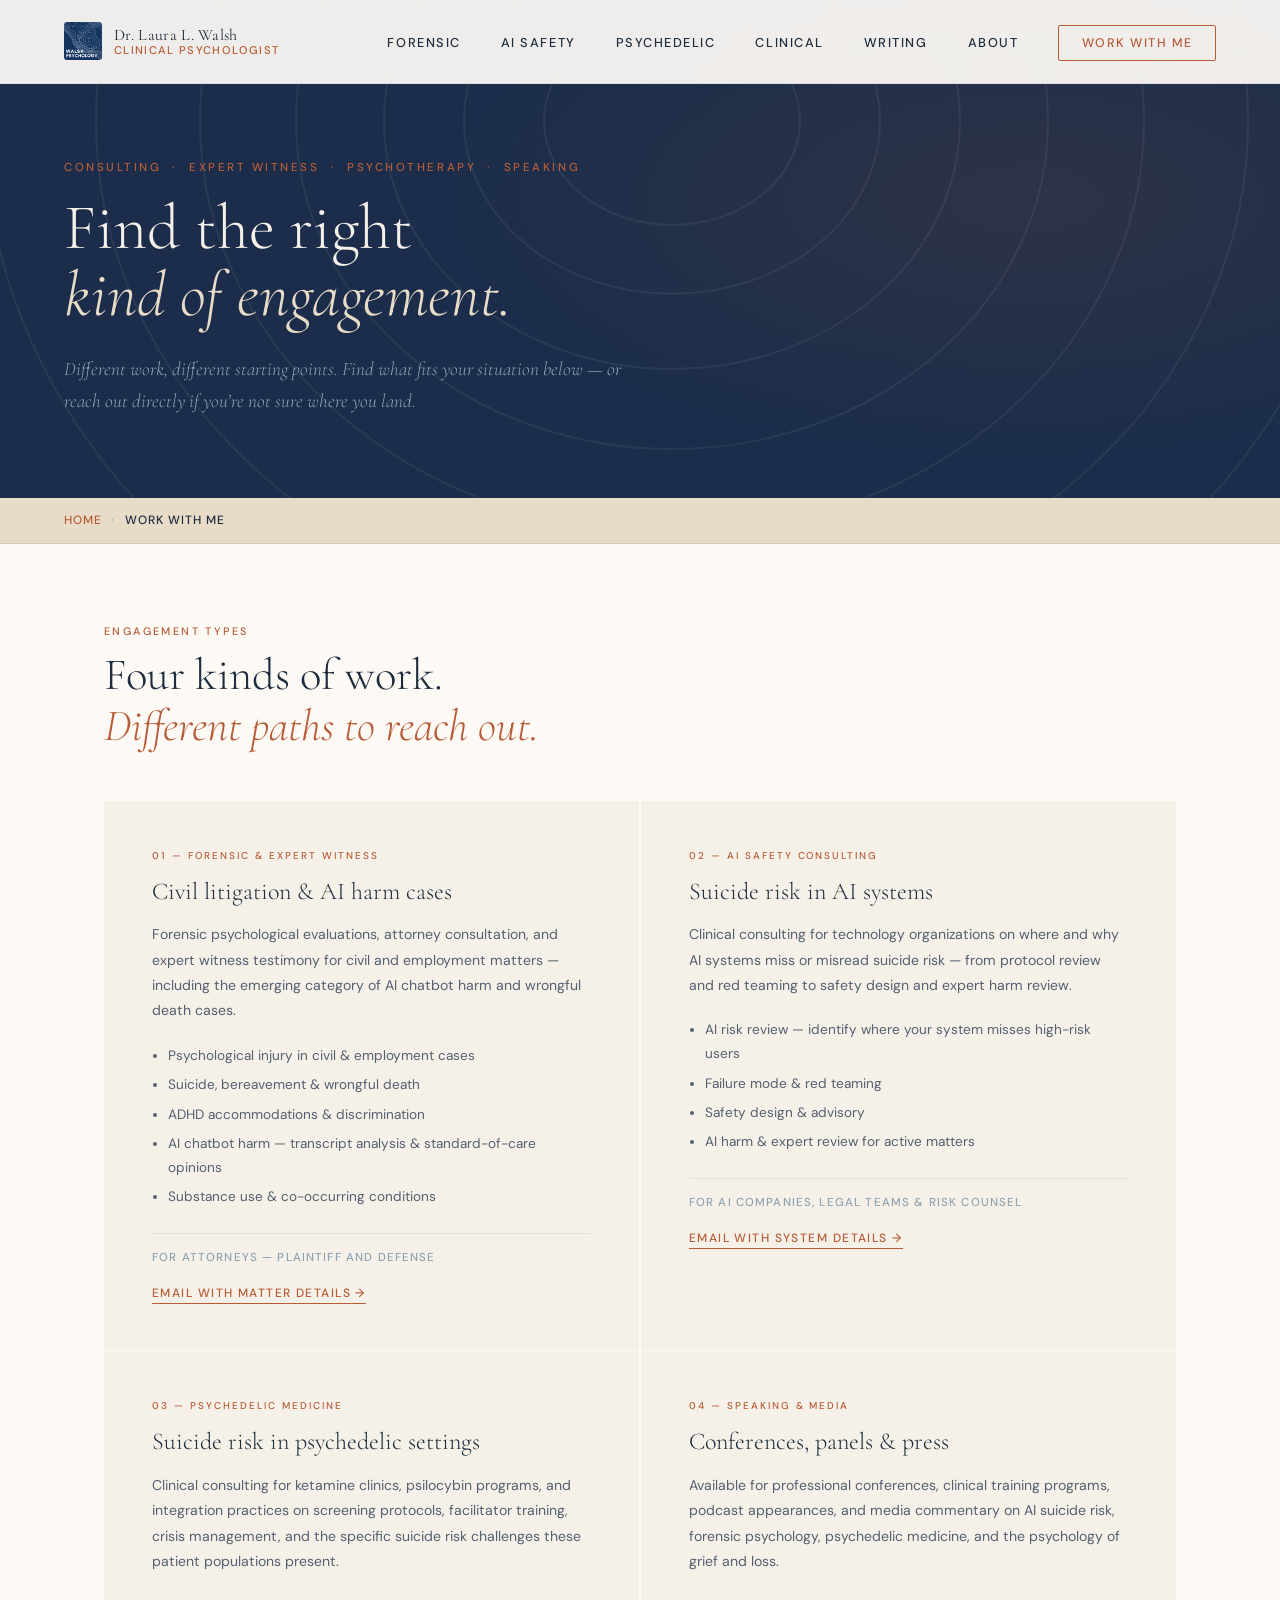
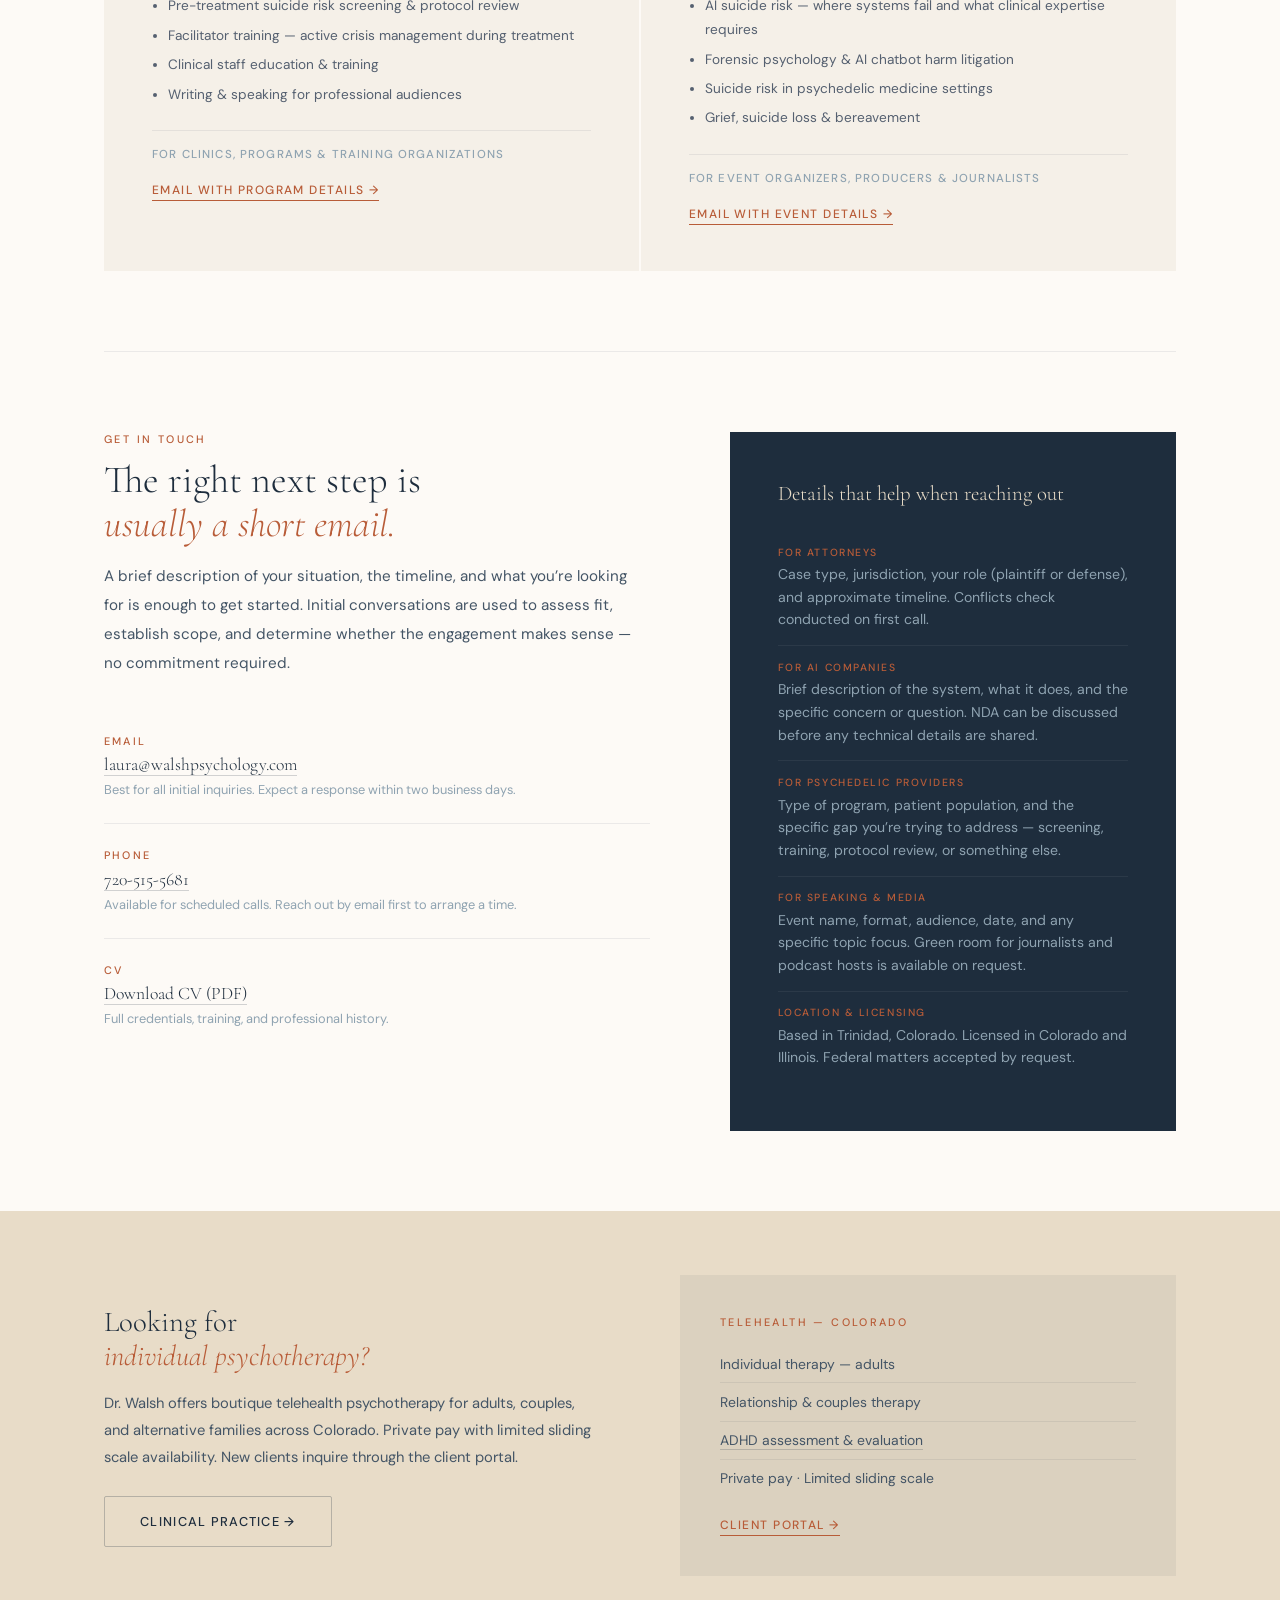
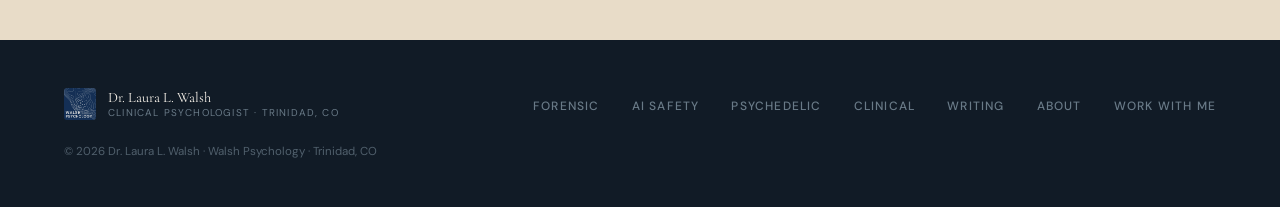
<file: work-with-me.html>
<!DOCTYPE html>
<html lang="en">
<head>
  <meta charset="UTF-8">
  <meta name="viewport" content="width=device-width, initial-scale=1.0">
  <meta name="theme-color" content="#1b2d4a">
  <meta name="robots" content="index, follow">
  <title>Work With Me | Dr. Laura L. Walsh</title>
  <meta name="description" content="Engage Dr. Laura L. Walsh for forensic consulting, AI suicide risk consulting, psychedelic medicine consulting, psychotherapy, or speaking. Based in Trinidad, Colorado.">
  <link rel="canonical" href="https://walshpsychology.com/work-with-me.html">
  <meta property="og:type" content="website">
  <meta property="og:url" content="https://walshpsychology.com/work-with-me.html">
  <meta property="og:title" content="Work With Me | Dr. Laura L. Walsh">
  <meta property="og:description" content="Engage Dr. Laura L. Walsh for forensic consulting, AI suicide risk consulting, psychedelic medicine consulting, psychotherapy, or speaking.">
  <meta property="og:image" content="https://walshpsychology.com/laura_square_headshot.webp">
  <meta name="twitter:card" content="summary_large_image">
  <meta name="twitter:site" content="@walshpsychology">
  <meta name="twitter:title" content="Work With Me | Dr. Laura L. Walsh">
  <meta name="twitter:description" content="Engage Dr. Laura L. Walsh for forensic consulting, AI suicide risk consulting, psychedelic medicine consulting, psychotherapy, or speaking.">
  <meta name="twitter:image" content="https://walshpsychology.com/laura_square_headshot.webp">
  <link rel="icon" type="image/svg+xml" href="favicon.svg">
  <link rel="icon" type="image/png" href="walsh_logo_final.png">
  <link rel="preconnect" href="https://fonts.googleapis.com">
  <link rel="preconnect" href="https://fonts.gstatic.com" crossorigin>
  <link href="https://fonts.googleapis.com/css2?family=Cormorant+Garamond:ital,wght@0,300;0,400;0,600;1,300;1,400&family=DM+Sans:wght@300;400;500&display=swap" rel="stylesheet">
  <link rel="stylesheet" href="styles.css">
  <style>
  .page-hero{min-height:52vh;background:#1b2d4a;display:flex;flex-direction:column;justify-content:flex-end;padding:10rem 4rem 5rem;position:relative;overflow:hidden}
  .page-hero::before{content:'';position:absolute;inset:0;background:radial-gradient(ellipse 70% 80% at 80% 40%,rgba(184,92,56,.12) 0%,transparent 65%)}
  .page-hero-content{position:relative;z-index:1;max-width:800px}
  .page-eyebrow{font-size:.72rem;font-weight:500;letter-spacing:.22em;text-transform:uppercase;color:var(--terra);margin-bottom:1.2rem}
  .page-title{font-family:var(--serif);font-size:clamp(2.8rem,5vw,5.5rem);font-weight:300;color:var(--cream);line-height:1.05;margin-bottom:1.5rem}
  .page-title em{font-style:italic;color:var(--sand)}
  .page-subtitle{font-family:var(--serif);font-size:1.2rem;font-weight:300;font-style:italic;color:var(--mist);max-width:580px;line-height:1.7}

  /* Engagement cards */
  .engagements-grid{display:grid;grid-template-columns:repeat(2,1fr);gap:1.5px;margin-top:3rem}
  .engagement-card{background:var(--cream);padding:3rem;position:relative;overflow:hidden;transition:transform .25s}
  .engagement-card:hover{transform:translateY(-2px)}
  .engagement-card::after{content:'';position:absolute;bottom:0;left:0;right:0;height:2px;background:var(--terra);transform:scaleX(0);transform-origin:left;transition:transform .3s}
  .engagement-card:hover::after{transform:scaleX(1)}
  .engagement-type{font-size:.62rem;font-weight:500;letter-spacing:.2em;text-transform:uppercase;color:var(--terra);margin-bottom:1rem}
  .engagement-card h3{font-family:var(--serif);font-size:1.5rem;font-weight:300;color:var(--slate);margin-bottom:1rem;line-height:1.2}
  .engagement-card p{font-size:.88rem;line-height:1.8;color:#556070;margin-bottom:1.25rem}
  .engagement-card ul{padding-left:1rem;margin-bottom:1.5rem}
  .engagement-card li{font-size:.85rem;line-height:1.75;color:#556070;margin-bottom:.35rem}
  .engagement-for{font-size:.72rem;font-weight:500;letter-spacing:.1em;text-transform:uppercase;color:var(--mist);margin-bottom:1rem;padding-top:1rem;border-top:1px solid rgba(30,45,61,.08)}
  .engagement-link{font-size:.75rem;font-weight:500;letter-spacing:.12em;text-transform:uppercase;color:var(--terra);text-decoration:none;border-bottom:1px solid var(--terra);padding-bottom:2px}
  .engagement-link:hover{opacity:.75}

  /* Contact grid */
  .contact-grid{display:grid;grid-template-columns:1.1fr 0.9fr;gap:5rem;align-items:start;padding:5rem 0}
  .contact-form-area h2{font-family:var(--serif);font-size:clamp(1.8rem,3vw,2.8rem);font-weight:300;color:var(--slate);line-height:1.15;margin-bottom:1rem}
  .contact-form-area h2 em{font-style:italic;color:var(--terra)}
  .contact-form-area p{font-size:.95rem;line-height:1.9;color:#445566;margin-bottom:2rem}
  .contact-method{padding:1.5rem 0;border-bottom:1px solid rgba(30,45,61,.08)}
  .contact-method:last-child{border-bottom:none}
  .contact-method-label{font-size:.68rem;font-weight:500;letter-spacing:.2em;text-transform:uppercase;color:var(--terra);margin-bottom:.4rem}
  .contact-method-val{font-family:var(--serif);font-size:1.1rem;font-weight:300;color:var(--slate)}
  .contact-method-val a{color:var(--slate);text-decoration:none;border-bottom:1px solid rgba(30,45,61,.2)}
  .contact-method-val a:hover{border-bottom-color:var(--terra);color:var(--terra)}
  .contact-method-note{font-size:.8rem;color:var(--mist);margin-top:.3rem;line-height:1.5}
  .contact-aside{background:var(--slate);padding:3rem}
  .contact-aside h3{font-family:var(--serif);font-size:1.3rem;font-weight:300;color:var(--sand);margin-bottom:1.5rem;line-height:1.3}
  .aside-item{padding:.9rem 0;border-bottom:1px solid rgba(255,255,255,.06)}
  .aside-item:last-child{border-bottom:none}
  .aside-label{font-size:.65rem;font-weight:500;letter-spacing:.15em;text-transform:uppercase;color:var(--terra);margin-bottom:.3rem}
  .aside-val{font-size:.88rem;color:var(--mist);line-height:1.6}

  /* Therapy CTA strip */
  .therapy-strip{background:var(--sand);padding:4rem 0}
  .therapy-inner{display:grid;grid-template-columns:1fr 1fr;gap:5rem;align-items:center}
  .therapy-strip h3{font-family:var(--serif);font-size:1.8rem;font-weight:300;color:var(--slate);line-height:1.2;margin-bottom:1rem}
  .therapy-strip h3 em{font-style:italic;color:var(--terra)}
  .therapy-strip p{font-size:.92rem;line-height:1.85;color:#445566;margin-bottom:1.5rem}

  @media(max-width:900px){
    .page-hero{padding:8rem 1.5rem 4rem}
    .engagements-grid{grid-template-columns:1fr}
    .contact-grid,.therapy-inner{grid-template-columns:1fr;gap:2.5rem}
    .therapy-strip{padding:3rem 0}
  }
  </style>
</head>
<body>
<nav aria-label="Main navigation">
  <a href="index.html" class="nav-logo">
    <img src="walsh_logo_final.png" alt="Walsh Psychology" width="38" height="38" style="height:38px;width:38px;object-fit:cover;border-radius:3px;">
    <div class="nav-logo-text">Dr. Laura L. Walsh<span>Clinical Psychologist</span></div>
  </a>
  <ul class="nav-links">
    <li><a href="forensic.html">Forensic</a></li>
    <li><a href="ai.html">AI Safety</a></li>
    <li><a href="psychedelic.html">Psychedelic</a></li>
    <li><a href="therapy.html">Clinical</a></li>
    <li><a href="writing.html">Writing</a></li>
    <li><a href="about.html">About</a></li>
    <li><a href="work-with-me.html" class="nav-cta active">Work With Me</a></li>
  </ul>
  <button class="nav-hamburger" id="hamburgerBtn" onclick="toggleMobileMenu()" aria-label="Open navigation menu" aria-expanded="false" aria-controls="mobileMenu"><span></span><span></span><span></span></button>
</nav>
<main>
<div class="mobile-menu" id="mobileMenu" role="dialog" aria-modal="true" aria-label="Navigation menu">
  <a href="forensic.html" onclick="closeMobileMenu()">Forensic</a>
  <a href="ai.html" onclick="closeMobileMenu()">AI Safety</a>
  <a href="psychedelic.html" onclick="closeMobileMenu()">Psychedelic</a>
  <a href="therapy.html" onclick="closeMobileMenu()">Clinical</a>
  <a href="writing.html" onclick="closeMobileMenu()">Writing</a>
  <a href="about.html" onclick="closeMobileMenu()">About</a>
  <a href="work-with-me.html" class="mobile-cta" onclick="closeMobileMenu()">Work With Me</a>
</div>
<script src="nav.js"></script>

<section class="page-hero">
  <div class="topo-bg" aria-hidden="true"></div>
  <div class="page-hero-content">
    <p class="page-eyebrow">Consulting &nbsp;&middot;&nbsp; Expert Witness &nbsp;&middot;&nbsp; Psychotherapy &nbsp;&middot;&nbsp; Speaking</p>
    <h1 class="page-title">Find the right<br><em>kind of engagement.</em></h1>
    <p class="page-subtitle">Different work, different starting points. Find what fits your situation below &mdash; or reach out directly if you&rsquo;re not sure where you land.</p>
  </div>
</section>

<div class="breadcrumb"><a href="index.html">Home</a><span class="breadcrumb-sep">&middot;</span><span>Work With Me</span></div>

<div class="content-wrap">
  <section class="section" id="engagements">
    <span class="section-label">Engagement Types</span>
    <h2 class="section-title">Four kinds of work.<br><em>Different paths to reach out.</em></h2>
    <div class="engagements-grid">

      <div class="engagement-card">
        <div class="engagement-type">01 &mdash; Forensic &amp; Expert Witness</div>
        <h3>Civil litigation &amp; AI harm cases</h3>
        <p>Forensic psychological evaluations, attorney consultation, and expert witness testimony for civil and employment matters &mdash; including the emerging category of AI chatbot harm and wrongful death cases.</p>
        <ul>
          <li>Psychological injury in civil &amp; employment cases</li>
          <li>Suicide, bereavement &amp; wrongful death</li>
          <li>ADHD accommodations &amp; discrimination</li>
          <li>AI chatbot harm &mdash; transcript analysis &amp; standard-of-care opinions</li>
          <li>Substance use &amp; co-occurring conditions</li>
        </ul>
        <div class="engagement-for">For attorneys &mdash; plaintiff and defense</div>
        <a href="mailto:laura@walshpsychology.com?subject=Forensic%20Inquiry" class="engagement-link">Email with matter details &rarr;</a>
      </div>

      <div class="engagement-card">
        <div class="engagement-type">02 &mdash; AI Safety Consulting</div>
        <h3>Suicide risk in AI systems</h3>
        <p>Clinical consulting for technology organizations on where and why AI systems miss or misread suicide risk &mdash; from protocol review and red teaming to safety design and expert harm review.</p>
        <ul>
          <li>AI risk review &mdash; identify where your system misses high-risk users</li>
          <li>Failure mode &amp; red teaming</li>
          <li>Safety design &amp; advisory</li>
          <li>AI harm &amp; expert review for active matters</li>
        </ul>
        <div class="engagement-for">For AI companies, legal teams &amp; risk counsel</div>
        <a href="mailto:laura@walshpsychology.com?subject=AI%20Risk%20Consulting%20Inquiry" class="engagement-link">Email with system details &rarr;</a>
      </div>

      <div class="engagement-card">
        <div class="engagement-type">03 &mdash; Psychedelic Medicine</div>
        <h3>Suicide risk in psychedelic settings</h3>
        <p>Clinical consulting for ketamine clinics, psilocybin programs, and integration practices on screening protocols, facilitator training, crisis management, and the specific suicide risk challenges these patient populations present.</p>
        <ul>
          <li>Pre-treatment suicide risk screening &amp; protocol review</li>
          <li>Facilitator training &mdash; active crisis management during treatment</li>
          <li>Clinical staff education &amp; training</li>
          <li>Writing &amp; speaking for professional audiences</li>
        </ul>
        <div class="engagement-for">For clinics, programs &amp; training organizations</div>
        <a href="mailto:laura@walshpsychology.com?subject=Psychedelic%20Medicine%20Consulting%20Inquiry" class="engagement-link">Email with program details &rarr;</a>
      </div>

      <div class="engagement-card">
        <div class="engagement-type">04 &mdash; Speaking &amp; Media</div>
        <h3>Conferences, panels &amp; press</h3>
        <p>Available for professional conferences, clinical training programs, podcast appearances, and media commentary on AI suicide risk, forensic psychology, psychedelic medicine, and the psychology of grief and loss.</p>
        <ul>
          <li>AI suicide risk &mdash; where systems fail and what clinical expertise requires</li>
          <li>Forensic psychology &amp; AI chatbot harm litigation</li>
          <li>Suicide risk in psychedelic medicine settings</li>
          <li>Grief, suicide loss &amp; bereavement</li>
        </ul>
        <div class="engagement-for">For event organizers, producers &amp; journalists</div>
        <a href="mailto:laura@walshpsychology.com?subject=Speaking%20Inquiry" class="engagement-link">Email with event details &rarr;</a>
      </div>

    </div>
  </section>

  <!-- CONTACT -->
  <div class="contact-grid" id="contact">
    <div class="contact-form-area">
      <span class="section-label">Get in Touch</span>
      <h2>The right next step is<br><em>usually a short email.</em></h2>
      <p>A brief description of your situation, the timeline, and what you&rsquo;re looking for is enough to get started. Initial conversations are used to assess fit, establish scope, and determine whether the engagement makes sense &mdash; no commitment required.</p>
      <div class="contact-method">
        <div class="contact-method-label">Email</div>
        <div class="contact-method-val"><a href="mailto:laura@walshpsychology.com">laura@walshpsychology.com</a></div>
        <div class="contact-method-note">Best for all initial inquiries. Expect a response within two business days.</div>
      </div>
      <div class="contact-method">
        <div class="contact-method-label">Phone</div>
        <div class="contact-method-val"><a href="tel:7205155681">720-515-5681</a></div>
        <div class="contact-method-note">Available for scheduled calls. Reach out by email first to arrange a time.</div>
      </div>
      <div class="contact-method">
        <div class="contact-method-label">CV</div>
        <div class="contact-method-val"><a href="https://drlauralwalsh.com/s/Dr-Laura-L-Walsh-CV-Rev-02-26.pdf" target="_blank" rel="noopener noreferrer">Download CV (PDF)</a></div>
        <div class="contact-method-note">Full credentials, training, and professional history.</div>
      </div>
    </div>
    <div class="contact-aside">
      <h3>Details that help when reaching out</h3>
      <div class="aside-item">
        <div class="aside-label">For attorneys</div>
        <div class="aside-val">Case type, jurisdiction, your role (plaintiff or defense), and approximate timeline. Conflicts check conducted on first call.</div>
      </div>
      <div class="aside-item">
        <div class="aside-label">For AI companies</div>
        <div class="aside-val">Brief description of the system, what it does, and the specific concern or question. NDA can be discussed before any technical details are shared.</div>
      </div>
      <div class="aside-item">
        <div class="aside-label">For psychedelic providers</div>
        <div class="aside-val">Type of program, patient population, and the specific gap you&rsquo;re trying to address &mdash; screening, training, protocol review, or something else.</div>
      </div>
      <div class="aside-item">
        <div class="aside-label">For speaking &amp; media</div>
        <div class="aside-val">Event name, format, audience, date, and any specific topic focus. Green room for journalists and podcast hosts is available on request.</div>
      </div>
      <div class="aside-item">
        <div class="aside-label">Location &amp; licensing</div>
        <div class="aside-val">Based in Trinidad, Colorado. Licensed in Colorado and Illinois. Federal matters accepted by request.</div>
      </div>
    </div>
  </div>
</div>

<!-- THERAPY STRIP -->
<section class="therapy-strip">
  <div class="content-wrap">
    <div class="therapy-inner">
      <div>
        <h3>Looking for<br><em>individual psychotherapy?</em></h3>
        <p>Dr. Walsh offers boutique telehealth psychotherapy for adults, couples, and alternative families across Colorado. Private pay with limited sliding scale availability. New clients inquire through the client portal.</p>
        <a href="therapy.html" class="btn-secondary">Clinical practice &rarr;</a>
      </div>
      <div style="background:rgba(30,45,61,.06);padding:2.5rem;">
        <div style="font-size:.68rem;font-weight:500;letter-spacing:.22em;text-transform:uppercase;color:var(--terra);margin-bottom:1rem;">Telehealth &mdash; Colorado</div>
        <ul style="list-style:none;padding:0;">
          <li style="font-size:.87rem;color:#445566;padding:.6rem 0;border-bottom:1px solid rgba(30,45,61,.08);">Individual therapy &mdash; adults</li>
          <li style="font-size:.87rem;color:#445566;padding:.6rem 0;border-bottom:1px solid rgba(30,45,61,.08);">Relationship &amp; couples therapy</li>
          <li style="font-size:.87rem;color:#445566;padding:.6rem 0;border-bottom:1px solid rgba(30,45,61,.08);"><a href="adhd.html" style="color:#445566;text-decoration:none;border-bottom:1px solid rgba(30,45,61,.2);">ADHD assessment &amp; evaluation</a></li>
          <li style="font-size:.87rem;color:#445566;padding:.6rem 0;">Private pay &middot; Limited sliding scale</li>
        </ul>
        <a href="https://linebargerandassociates.clientsecure.me" target="_blank" rel="noopener noreferrer" style="display:inline-block;margin-top:1.25rem;font-size:.75rem;font-weight:500;letter-spacing:.12em;text-transform:uppercase;color:var(--terra);text-decoration:none;border-bottom:1px solid var(--terra);padding-bottom:2px;">Client portal &rarr;</a>
      </div>
    </div>
  </div>
</section>

</main>
<footer>
  <div class="footer-logo">
    <img src="walsh_logo_final.png" alt="Walsh Psychology" width="32" height="32" style="height:32px;width:32px;object-fit:cover;border-radius:3px;opacity:.8;">
    <div class="footer-logo-text">Dr. Laura L. Walsh<span>Clinical Psychologist &middot; Trinidad, CO</span></div>
  </div>
  <nav aria-label="Footer navigation">
    <ul class="footer-nav">
      <li><a href="forensic.html">Forensic</a></li>
      <li><a href="ai.html">AI Safety</a></li>
      <li><a href="psychedelic.html">Psychedelic</a></li>
      <li><a href="therapy.html">Clinical</a></li>
      <li><a href="writing.html">Writing</a></li>
      <li><a href="about.html">About</a></li>
      <li><a href="work-with-me.html">Work With Me</a></li>
    </ul>
  </nav>
  <p class="footer-copy">&copy; 2026 Dr. Laura L. Walsh &middot; Walsh Psychology &middot; Trinidad, CO</p>
</footer>
</body>
</html>
</file>
<file: styles.css>
/* ═══════════════════════════════════════════════════════
   Walsh Psychology — Shared Stylesheet
   styles.css
   ═══════════════════════════════════════════════════════ */

:root {
  --slate: #1e2d3d;
  --deep: #111b26;
  --terra: #b85c38;
  --sand: #e8dcc8;
  --cream: #f5f0e8;
  --mist: #8fa3b1;
  --white: #fdfaf6;
  --serif: 'Cormorant Garamond', Georgia, serif;
  --sans: 'DM Sans', sans-serif;
}

*, *::before, *::after { box-sizing: border-box; margin: 0; padding: 0; }
html { scroll-behavior: smooth; }
body { font-family: var(--sans); background: var(--white); color: var(--slate); overflow-x: hidden; }

/* ─── TOPO BG ─────────────────────────────────────── */
.topo-bg {
  position: absolute; inset: 0; pointer-events: none; opacity: 0.06;
  background-image: url("data:image/svg+xml,%3Csvg xmlns='http://www.w3.org/2000/svg' width='800' height='800' viewBox='0 0 800 800'%3E%3Cg fill='none' stroke='%23ffffff' stroke-width='1.2'%3E%3Cellipse cx='420' cy='320' rx='80' ry='65'/%3E%3Cellipse cx='420' cy='320' rx='130' ry='108'/%3E%3Cellipse cx='420' cy='320' rx='180' ry='155'/%3E%3Cellipse cx='420' cy='320' rx='235' ry='205'/%3E%3Cellipse cx='420' cy='320' rx='295' ry='258'/%3E%3Cellipse cx='420' cy='320' rx='360' ry='315'/%3E%3Cellipse cx='420' cy='320' rx='430' ry='378'/%3E%3Cellipse cx='420' cy='320' rx='505' ry='445'/%3E%3Cellipse cx='420' cy='320' rx='585' ry='515'/%3E%3Cellipse cx='420' cy='320' rx='670' ry='590'/%3E%3C/g%3E%3C/svg%3E");
  background-size: cover; background-position: center;
}

/* ─── NAV (main navigation only) ─────────────────── */
nav[aria-label="Main navigation"] {
  position: fixed; top: 0; left: 0; right: 0; z-index: 100;
  display: flex; align-items: center; justify-content: space-between;
  padding: 1.4rem 4rem;
  background: rgba(253,250,246,0.94); backdrop-filter: blur(12px);
  border-bottom: 1px solid rgba(30,45,61,0.08);
  transition: padding 0.3s ease;
  flex-wrap: nowrap;
}

/* Prevent footer nav from inheriting fixed positioning */
footer nav { position: static; all: unset; }

.nav-logo {
  display: flex; align-items: center; gap: 0.75rem; text-decoration: none;
  flex-shrink: 0; min-height: 38px;
}
.nav-logo img {
  display: block; height: 38px; width: 38px; min-width: 38px;
  object-fit: cover; border-radius: 3px; flex-shrink: 0;
}
.nav-logo-text {
  font-family: var(--serif); font-size: 1rem; font-weight: 400;
  color: var(--slate); letter-spacing: 0.02em; line-height: 1.15;
  white-space: nowrap;
}
.nav-logo-text span {
  color: var(--terra); display: block; font-size: 0.7rem;
  letter-spacing: 0.12em; text-transform: uppercase;
  font-family: var(--sans); font-weight: 500;
}
.nav-links { display: flex; gap: 2.5rem; list-style: none; margin-left: auto; }
.nav-links a {
  font-family: var(--sans); font-size: 0.8rem; font-weight: 500;
  letter-spacing: 0.12em; text-transform: uppercase;
  color: var(--slate); text-decoration: none; transition: color 0.2s;
}
.nav-links a:hover, .nav-links a.active { color: var(--terra); }
.nav-cta {
  font-size: 0.78rem !important; padding: 0.55rem 1.4rem;
  border: 1.5px solid var(--terra); border-radius: 2px; color: var(--terra) !important;
}
.nav-cta:hover { background: var(--terra); color: var(--white) !important; }

/* ─── HAMBURGER ───────────────────────────────────── */
.nav-hamburger {
  display: none; flex-direction: column; gap: 5px; cursor: pointer;
  padding: 4px; background: none; border: none; z-index: 200;
}
.nav-hamburger span {
  display: block; width: 24px; height: 2px; background: var(--slate);
  transition: all 0.3s ease; border-radius: 2px;
}
.nav-hamburger.open span:nth-child(1) { transform: translateY(7px) rotate(45deg); }
.nav-hamburger.open span:nth-child(2) { opacity: 0; }
.nav-hamburger.open span:nth-child(3) { transform: translateY(-7px) rotate(-45deg); }

/* ─── MOBILE MENU ────────────────────────────────── */
.mobile-menu {
  display: none; position: fixed; inset: 0;
  background: rgba(27,45,74,0.98); z-index: 150;
  flex-direction: column; align-items: center; justify-content: center; gap: 2.5rem;
}
.mobile-menu.open { display: flex; }
.mobile-menu a {
  font-family: var(--serif); font-size: 2rem; font-weight: 300;
  color: var(--cream); text-decoration: none; letter-spacing: 0.04em; transition: color 0.2s;
}
.mobile-menu a:hover { color: var(--terra); }
.mobile-menu .mobile-cta {
  font-family: var(--sans); font-size: 0.85rem; font-weight: 500;
  letter-spacing: 0.12em; text-transform: uppercase;
  padding: 0.8rem 2rem; border: 1.5px solid var(--terra); color: var(--terra); border-radius: 2px;
}

/* ─── BREADCRUMB ──────────────────────────────────── */
.breadcrumb {
  background: var(--sand); padding: 0.9rem 4rem;
  display: flex; align-items: center; gap: 0.6rem;
  font-size: 0.75rem; font-weight: 500; letter-spacing: 0.08em;
  text-transform: uppercase; color: var(--slate);
  border-bottom: 1px solid rgba(30,45,61,0.1);
}
.breadcrumb a { color: var(--terra); text-decoration: none; }
.breadcrumb a:hover { text-decoration: underline; }
.breadcrumb-sep { color: var(--mist); }

/* ─── LAYOUT ──────────────────────────────────────── */
.content-wrap { max-width: 1200px; margin: 0 auto; padding: 0 4rem; }
.section { padding: 5rem 0; border-bottom: 1px solid rgba(30,45,61,0.08); }
.section:last-child { border-bottom: none; }

/* ─── TYPOGRAPHY ─────────────────────────────────── */
.section-label {
  font-size: 0.68rem; font-weight: 500; letter-spacing: 0.22em;
  text-transform: uppercase; color: var(--terra); display: block; margin-bottom: 0.75rem;
}
.section-header { display: flex; align-items: baseline; gap: 1.5rem; margin-bottom: 4.5rem; }
.section-rule { flex: 1; height: 1px; background: rgba(30,45,61,0.12); }
.section-title {
  font-family: var(--serif); font-size: clamp(2rem, 3.5vw, 3rem);
  font-weight: 300; color: var(--slate); line-height: 1.15; margin-bottom: 1.8rem;
}
.section-title em { font-style: italic; color: var(--terra); }
.section-body {
  font-size: 0.95rem; line-height: 1.9; color: #445566;
  max-width: 680px; margin-bottom: 1.5rem;
}

/* ─── BUTTONS ────────────────────────────────────── */
.btn-primary {
  font-family: var(--sans); font-size: 0.8rem; font-weight: 500;
  letter-spacing: 0.1em; text-transform: uppercase;
  padding: 1rem 2.2rem; background: var(--terra); color: var(--white);
  text-decoration: none; border-radius: 2px; display: inline-block;
  transition: background 0.25s, transform 0.2s;
}
.btn-primary:hover { background: #a04d2f; transform: translateY(-1px); }

.btn-outline {
  font-family: var(--sans); font-size: 0.8rem; font-weight: 500;
  letter-spacing: 0.1em; text-transform: uppercase;
  padding: 1rem 2.2rem; border: 1.5px solid rgba(232,220,200,0.4);
  color: var(--sand); text-decoration: none; border-radius: 2px;
  display: inline-block; transition: border-color 0.25s, color 0.25s;
}
.btn-outline:hover { border-color: var(--sand); color: var(--white); }

.btn-secondary {
  font-family: var(--sans); font-size: 0.8rem; font-weight: 500;
  letter-spacing: 0.1em; text-transform: uppercase;
  padding: 1rem 2.2rem; border: 1.5px solid rgba(30,45,61,0.25);
  color: var(--slate); text-decoration: none; border-radius: 2px;
  display: inline-block; transition: all 0.25s;
}
.btn-secondary:hover { border-color: var(--slate); background: var(--slate); color: var(--white); }

.btn-light {
  font-family: var(--sans); font-size: 0.8rem; font-weight: 500;
  letter-spacing: 0.1em; text-transform: uppercase;
  padding: 1rem 2.2rem; border: 1.5px solid rgba(232,220,200,0.35);
  color: var(--sand); text-decoration: none; border-radius: 2px;
  display: inline-block; transition: all 0.25s;
}
.btn-light:hover { border-color: var(--sand); color: var(--white); }

.btn-terra {
  font-family: var(--sans); font-size: 0.8rem; font-weight: 500;
  letter-spacing: 0.1em; text-transform: uppercase;
  padding: 1.1rem 2.5rem; background: var(--terra); color: var(--white);
  text-decoration: none; border-radius: 2px; display: inline-block;
  transition: all 0.25s; text-align: center;
}
.btn-terra:hover { background: #a04d2f; }

.btn-white {
  font-family: var(--sans); font-size: 0.8rem; font-weight: 500;
  letter-spacing: 0.1em; text-transform: uppercase;
  padding: 1rem 2.5rem; background: var(--white); color: var(--terra);
  text-decoration: none; border-radius: 2px; display: inline-block;
  transition: all 0.25s;
}
.btn-white:hover { background: var(--slate); color: var(--white); }

.btn-outline-white {
  font-family: var(--sans); font-size: 0.8rem; font-weight: 500;
  letter-spacing: 0.1em; text-transform: uppercase;
  padding: 1rem 2.5rem; border: 1.5px solid rgba(255,255,255,0.5);
  color: var(--white); text-decoration: none; border-radius: 2px;
  display: inline-block; transition: all 0.25s;
}
.btn-outline-white:hover { border-color: var(--white); background: rgba(255,255,255,0.1); }

/* ─── FOOTER ──────────────────────────────────────── */
footer {
  background: var(--deep); padding: 3rem 4rem;
  display: flex; align-items: center; justify-content: space-between;
  flex-wrap: wrap; gap: 1.5rem;
}
.footer-logo { display: flex; align-items: center; gap: 0.75rem; }
.footer-logo img { height: 32px; width: 32px; object-fit: cover; border-radius: 3px; opacity: 0.8; }
.footer-logo-text { font-family: var(--serif); font-size: 0.9rem; color: var(--cream); }
.footer-logo-text span {
  display: block; font-family: var(--sans); font-size: 0.62rem;
  letter-spacing: 0.12em; text-transform: uppercase; color: var(--mist); opacity: 0.7;
}
.footer-nav { list-style: none; display: flex; gap: 2rem; }
.footer-nav a {
  font-size: 0.75rem; font-weight: 500; letter-spacing: 0.1em; text-transform: uppercase;
  color: var(--mist); text-decoration: none; opacity: 0.7; transition: opacity 0.2s;
}
.footer-nav a:hover { opacity: 1; }
.footer-copy { font-size: 0.72rem; color: var(--mist); opacity: 0.5; }

/* ─── ANIMATIONS ─────────────────────────────────── */
@keyframes fadeUp { from { opacity: 0; transform: translateY(20px); } to { opacity: 1; transform: translateY(0); } }
@keyframes fadeIn { from { opacity: 0; } to { opacity: 1; } }

/* ─── RESPONSIVE ─────────────────────────────────── */
@media (max-width: 900px) {
  nav[aria-label="Main navigation"] { padding: 1rem 1.5rem; }
  .nav-links { display: none; }
  .nav-hamburger { display: flex; }
  .breadcrumb { padding: 0.9rem 1.5rem; }
  .content-wrap { padding: 0 1.5rem; }
  footer { flex-direction: column; align-items: flex-start; padding: 2.5rem 1.5rem; }
  .footer-nav { flex-wrap: wrap; gap: 1rem; }
}
</file>
